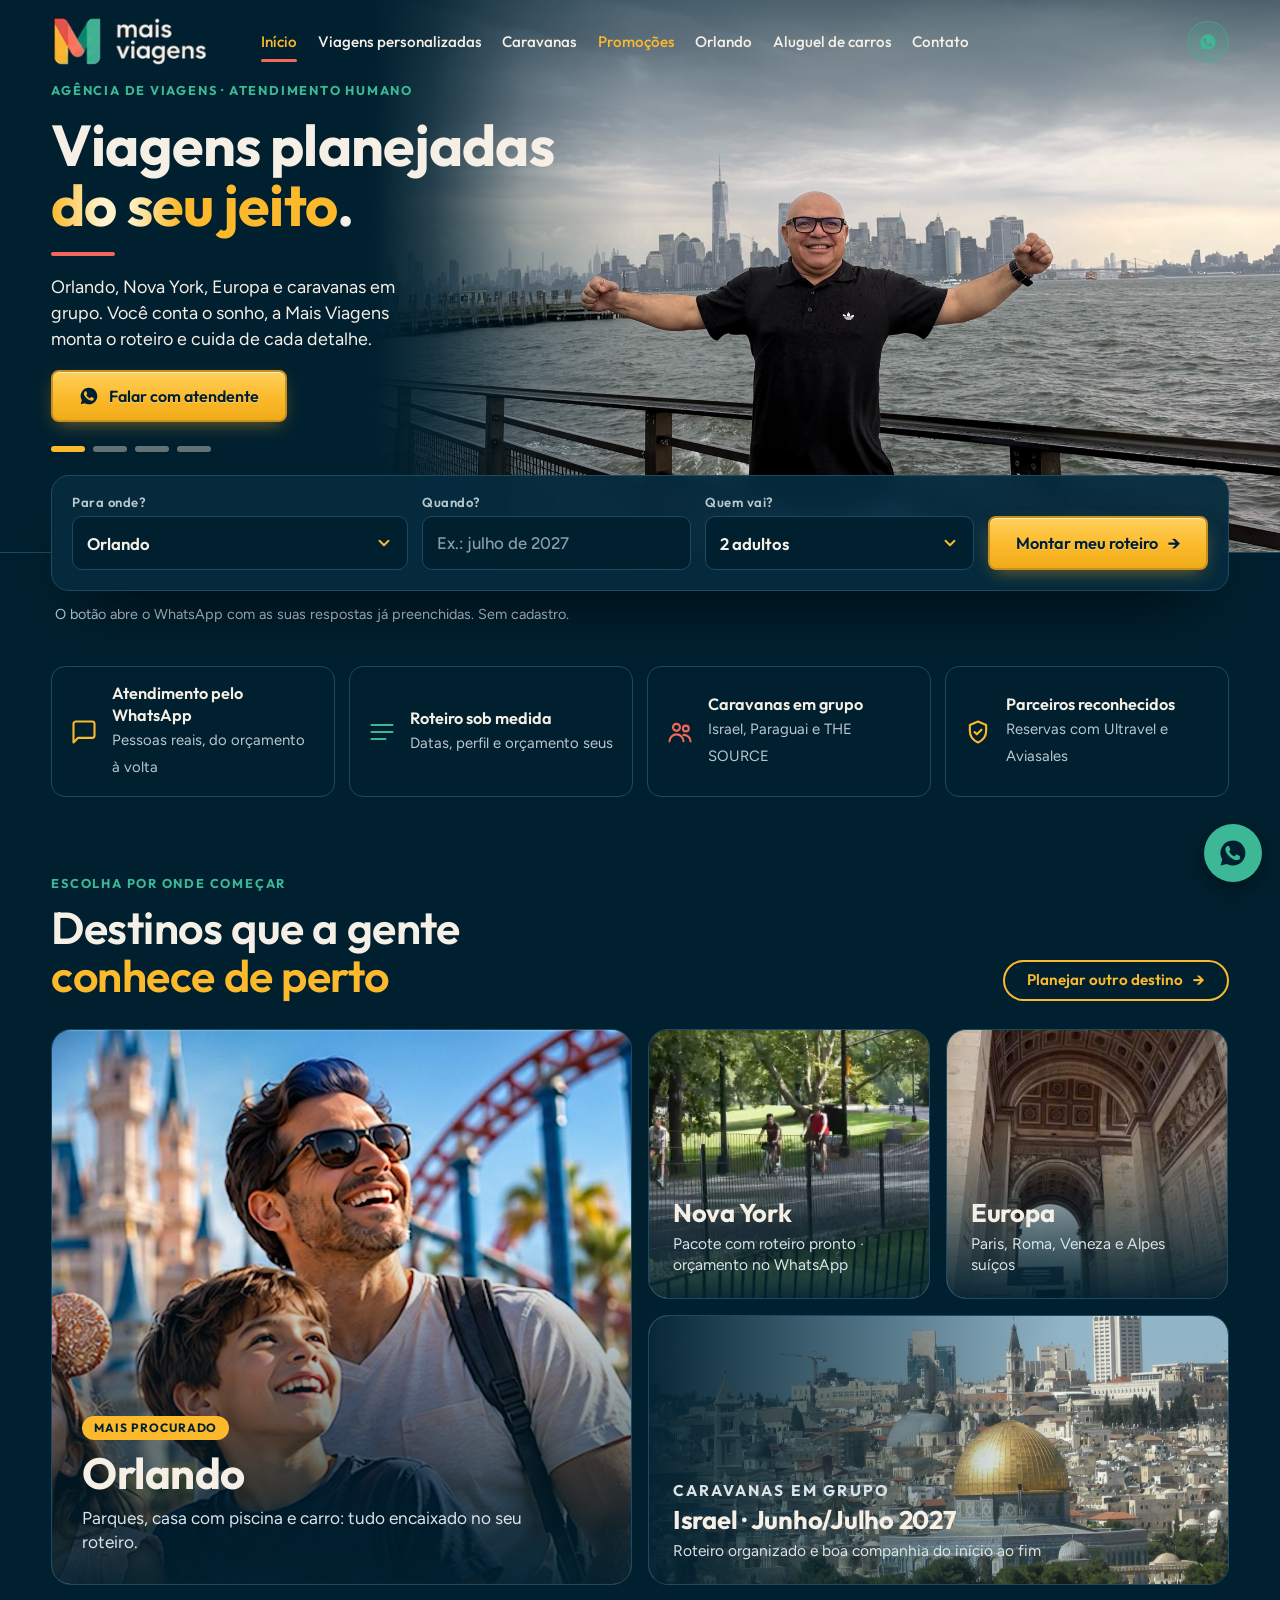
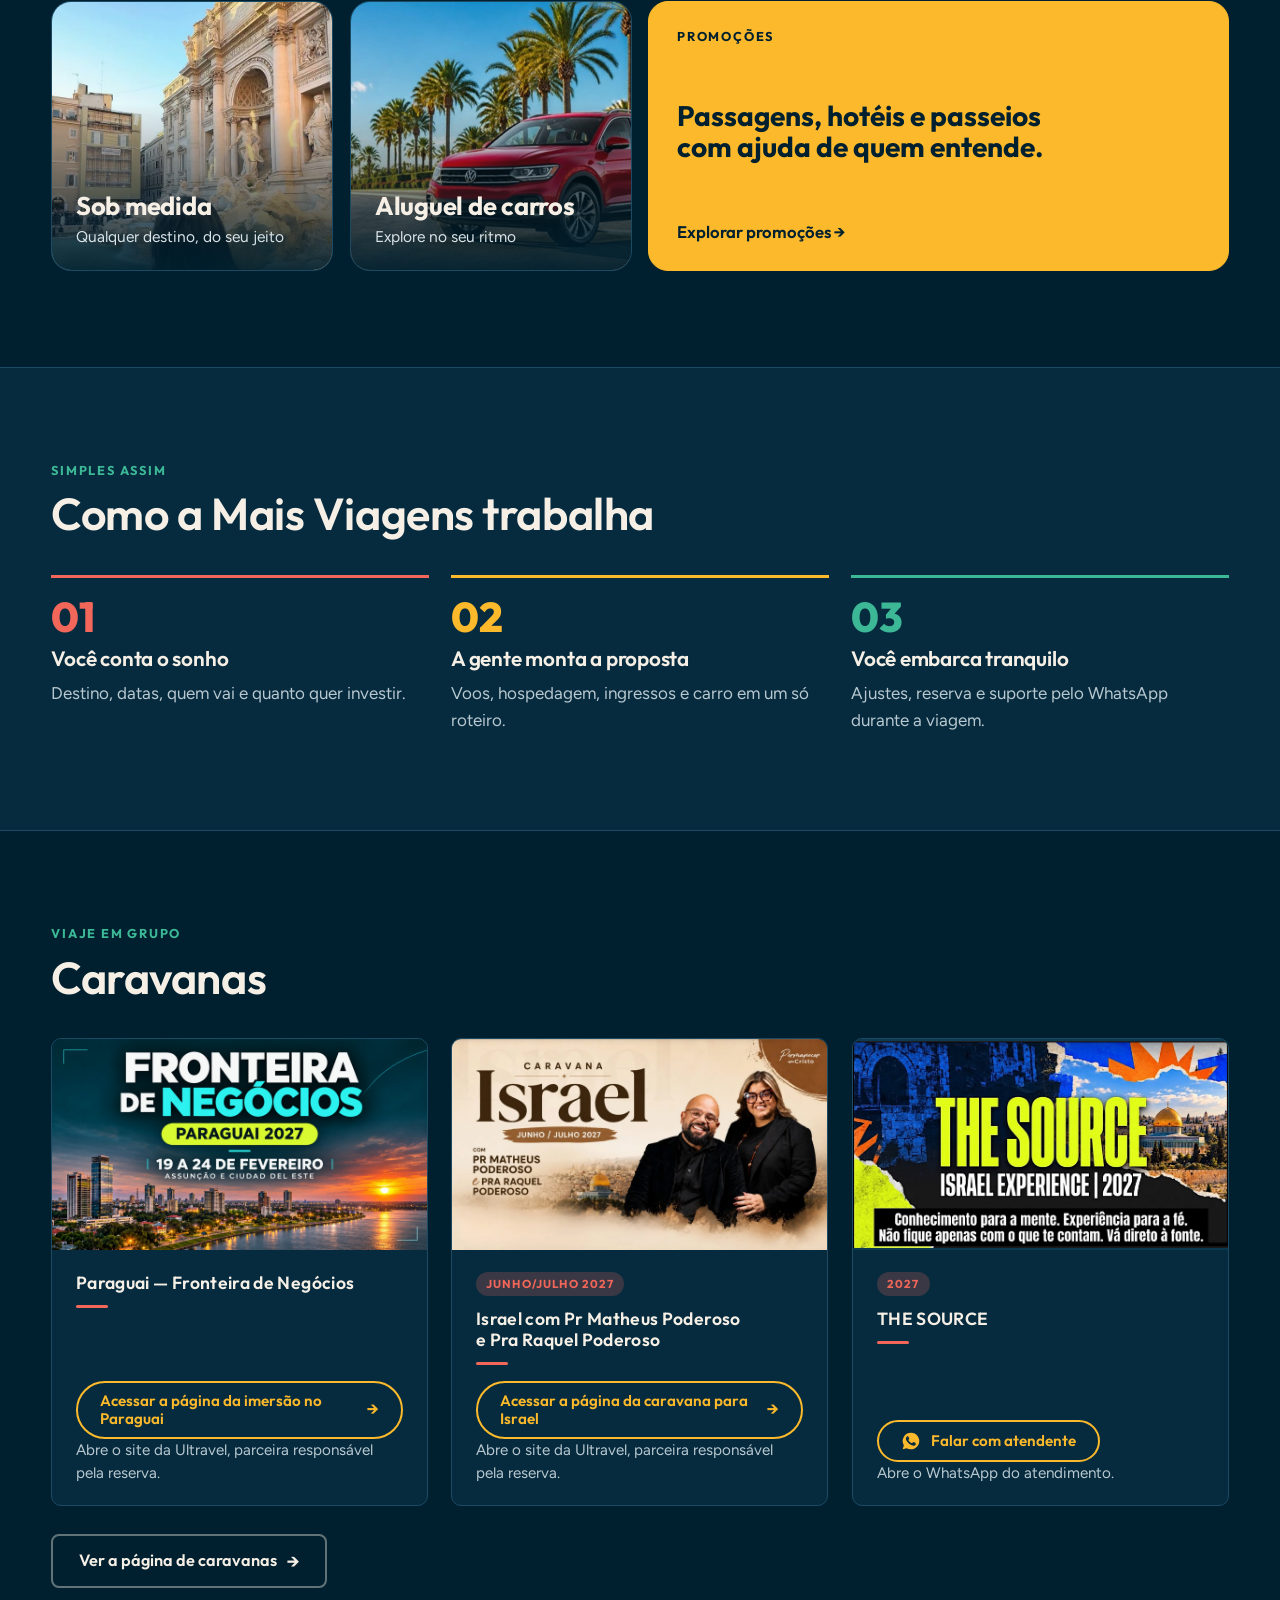
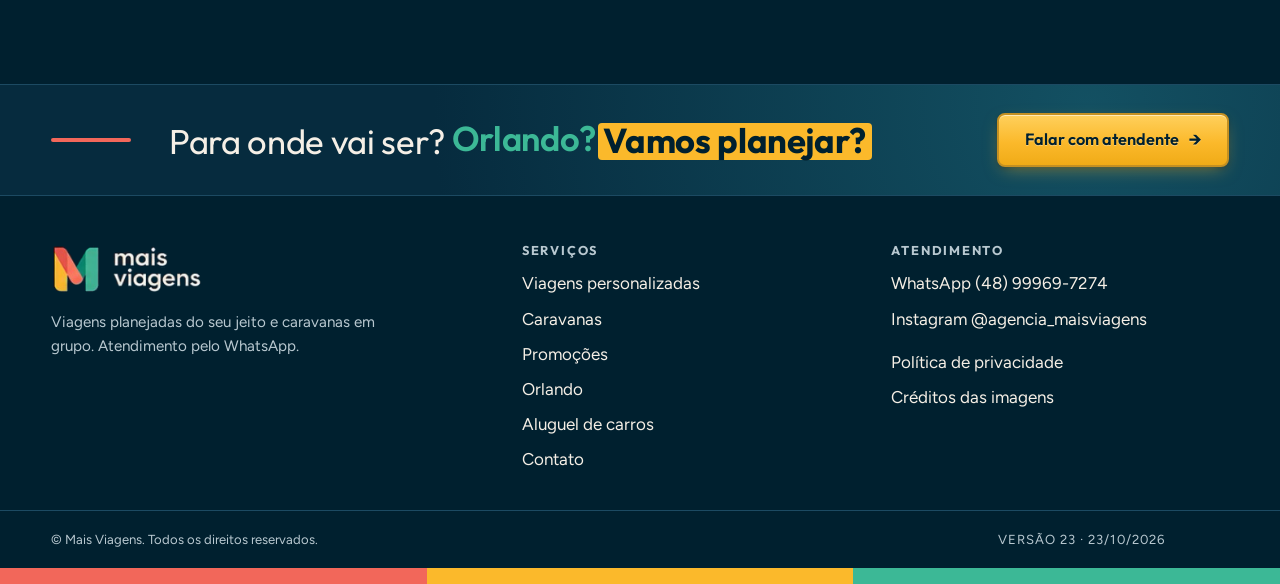
<file: index.html>
<!doctype html>
<html lang="pt-BR">
<head>
<meta charset="utf-8">
<meta name="viewport" content="width=device-width, initial-scale=1, viewport-fit=cover">
<title>Mais Viagens | Orlando, Nova York, Europa e caravanas</title>
<meta name="description" content="Agência Mais Viagens: Orlando, pacotes para Nova York e Europa, viagens personalizadas, aluguel de carros e caravanas em grupo.">
<meta property="og:type" content="website">
<meta property="og:title" content="Mais Viagens | Orlando, Nova York, Europa e caravanas">
<meta property="og:description" content="Agência Mais Viagens: Orlando, pacotes para Nova York e Europa, viagens personalizadas, aluguel de carros e caravanas em grupo.">
<meta property="og:image" content="assets/img/orlando-familia.jpg">
<meta name="theme-color" content="#00202f">
<link rel="icon" type="image/x-icon" href="/favicon-m-v24.ico?v=26">
<link rel="icon" type="image/png" sizes="32x32" href="/favicon-m-v24-32.png?v=26">
<link rel="icon" type="image/png" sizes="16x16" href="/favicon-m-v24-16.png?v=26">
<link rel="apple-touch-icon" sizes="180x180" href="/favicon-m-v24-180.png?v=26">
<link rel="preconnect" href="https://fonts.googleapis.com">
<link rel="preconnect" href="https://fonts.gstatic.com" crossorigin>
<link rel="stylesheet" href="https://fonts.googleapis.com/css2?family=Figtree:wght@400;500;600;700&family=Outfit:wght@400;500;600;700&display=swap">
<link rel="stylesheet" href="assets/css/estilo.css?v=23">
<link rel="stylesheet" href="assets/css/spell.css?v=23">
<link rel="canonical" href="https://portal.maisviagensbr.com.br/">
</head>
<body data-pagina="inicio">
<a class="pular" href="#conteudo">Pular para o conteúdo</a>
<header class="topo">
  <div class="container topo-interno">
    <a class="marca" href="/"><img src="assets/img/logo.png" alt="Mais Viagens — página inicial" width="192" height="64"></a>
    <button class="botao-menu" type="button" aria-expanded="false" aria-controls="menu"><span aria-hidden="true"></span>Menu</button>
    <nav class="menu" id="menu" aria-label="Menu principal">
      <ul>
<li><a href="/" aria-current="page">Início</a></li>
<li><a href="/viagens-personalizadas">Viagens personalizadas</a></li>
<li><a href="/caravanas">Caravanas</a></li>
<li><a href="/promocoes">Promoções</a></li>
<li><a href="/orlando">Orlando</a></li>
<li><a href="/aluguel-de-carros">Aluguel de carros</a></li>
<li><a href="/contato">Contato</a></li>
      </ul>
    </nav>
    <a class="topo-whats" data-whats="inicio" href="/contato" aria-label="Falar pelo WhatsApp"><span data-contato="whatsapp">WhatsApp</span></a>
  </div>
</header>
<main id="conteudo">
<section class="hero hero-rotativo" data-hero-slides aria-roledescription="carrossel" aria-label="Destaques da Mais Viagens">
  <div class="hero-slide ativo" role="group" aria-roledescription="slide" aria-label="1 de 4: Mais Viagens">
    <div class="hero-foto" style="--proporcao:2400 / 1000;--proporcao-cel:2 / 1"><img src="assets/img/topo-mais-viagens.jpg" alt="Viajante comemorando no píer com a skyline de Manhattan ao fundo" style="--pos:center;--pos-cel:50% center" fetchpriority="high" width="2016" height="840"></div>
    <div class="container hero-interno">
      <div class="hero-texto">
        <span class="rotulo">Agência de viagens · Atendimento humano</span>
        <h1 class="hero-titulo">Viagens planejadas <span class="destaque">do seu jeito</span>.</h1>
        <span class="traco" aria-hidden="true"></span>
        <p class="sub">Orlando, Nova York, Europa e caravanas em grupo. Você conta o sonho, a Mais Viagens monta o roteiro e cuida de cada detalhe.</p>
        <div class="acoes"><a class="botao botao-primario botao-whats" data-whats="inicio" href="/contato">Falar com atendente</a></div>
      </div>
    </div>
  </div><div class="hero-slide" role="group" aria-roledescription="slide" aria-label="2 de 4: Caravanas" inert aria-hidden="true">
    <div class="hero-foto" style="--proporcao:1920 / 800;--proporcao-cel:2 / 1"><img src="assets/img/topo-jerusalem.jpg" alt="Cidade Velha de Jerusalém com a Cúpula da Rocha dourada" style="--pos:center;--pos-cel:62% center" loading="lazy" width="2016" height="840"></div>
    <div class="container hero-interno">
      <div class="hero-texto">
        <span class="rotulo">Caravanas</span>
        <h2 class="hero-titulo ">Caravanas: <span class="destaque">viaje em grupo</span>.</h2>
        <span class="traco" aria-hidden="true"></span>
        <p class="sub">Paraguai, Israel e THE SOURCE. Roteiro organizado e boa companhia do início ao fim.</p>
        <div class="acoes"><a class="botao botao-primario" href="#caravanas">Conhecer as caravanas</a></div>
      </div>
    </div>
  </div><div class="hero-slide" role="group" aria-roledescription="slide" aria-label="3 de 4: Orlando" inert aria-hidden="true">
    <div class="hero-foto" style="--proporcao:2016 / 840;--proporcao-cel:2 / 1"><img src="assets/img/orlando-familia.jpg" alt="Família sorrindo em parque temático de Orlando, com castelo e montanha-russa ao fundo" style="--pos:88% center;--pos-cel:52% center" loading="lazy" width="2016" height="840"></div>
    <div class="container hero-interno">
      <div class="hero-texto">
        <span class="rotulo">Orlando</span>
        <h2 class="hero-titulo "><span class="destaque">Orlando</span> além da imaginação.</h2>
        <span class="traco" aria-hidden="true"></span>
        <p class="sub">Parques, experiências e cada detalhe da viagem planejados para você.</p>
        <div class="acoes"><a class="botao botao-primario" href="/orlando#formulario">Planejar minha viagem para Orlando</a></div>
      </div>
    </div>
  </div><div class="hero-slide" role="group" aria-roledescription="slide" aria-label="4 de 4: Viagens personalizadas" inert aria-hidden="true">
    <div class="hero-foto" style="--proporcao:2016 / 841;--proporcao-cel:2 / 1"><img src="assets/img/topo-grand-central.jpg" alt="Viajante sorrindo no saguão do Grand Central, em Nova York" style="--pos:center;--pos-cel:50% center" loading="lazy" width="2016" height="840"></div>
    <div class="container hero-interno">
      <div class="hero-texto">
        <span class="rotulo">Viagens personalizadas</span>
        <h2 class="hero-titulo ">Roteiro <span class="destaque">sob medida</span>, do começo ao fim.</h2>
        <span class="traco" aria-hidden="true"></span>
        <p class="sub">Você conta o destino, as datas e o orçamento. A Mais Viagens monta a proposta.</p>
        <div class="acoes"><a class="botao botao-primario" href="/viagens-personalizadas">Planejar minha viagem</a></div>
      </div>
    </div>
  </div>
  <div class="container hero-controles"><div class="pontos"><button type="button" class="ponto" aria-label="Mostrar slide 1: Mais Viagens" aria-current="true"></button><button type="button" class="ponto" aria-label="Mostrar slide 2: Caravanas"></button><button type="button" class="ponto" aria-label="Mostrar slide 3: Orlando"></button><button type="button" class="ponto" aria-label="Mostrar slide 4: Viagens personalizadas"></button></div></div>
</section>
<section class="planejador-faixa" aria-labelledby="planejador-titulo">
  <div class="container">
    <form class="planejador" data-planejador novalidate>
      <h2 id="planejador-titulo" class="sr">Monte seu roteiro</h2>
      <div class="planejador-campo">
        <label for="pl-destino">Para onde?</label>
        <select id="pl-destino" name="destino">
          <option>Orlando</option>
          <option>Nova York</option>
          <option>Europa</option>
          <option>Israel (caravana)</option>
          <option>Outro destino</option>
        </select>
      </div>
      <div class="planejador-campo">
        <label for="pl-quando">Quando?</label>
        <input id="pl-quando" name="quando" type="text" placeholder="Ex.: julho de 2027" autocomplete="off">
      </div>
      <div class="planejador-campo">
        <label for="pl-quem">Quem vai?</label>
        <select id="pl-quem" name="quem">
          <option>2 adultos</option>
          <option>Família com crianças</option>
          <option>Grupo</option>
          <option>Só eu</option>
        </select>
      </div>
      <button type="submit" class="botao botao-primario">Montar meu roteiro</button>
    </form>
    <p class="planejador-nota">O botão abre o WhatsApp com as suas respostas já preenchidas. Sem cadastro.</p>
  </div>
</section>

<section class="confianca" aria-label="Por que viajar com a Mais Viagens">
  <div class="container confianca-grade">
    <div class="confianca-item"><svg viewBox="0 0 24 24" fill="none" stroke="var(--amarelo)" stroke-width="1.8" stroke-linecap="round" stroke-linejoin="round" aria-hidden="true"><path d="M21 15a2 2 0 0 1-2 2H7l-4 4V5a2 2 0 0 1 2-2h14a2 2 0 0 1 2 2z"/></svg><div><strong>Atendimento pelo WhatsApp</strong><span>Pessoas reais, do orçamento à volta</span></div></div>
    <div class="confianca-item"><svg viewBox="0 0 24 24" fill="none" stroke="var(--menta)" stroke-width="1.8" stroke-linecap="round" stroke-linejoin="round" aria-hidden="true"><path d="M3 6h18M3 12h18M3 18h12"/></svg><div><strong>Roteiro sob medida</strong><span>Datas, perfil e orçamento seus</span></div></div>
    <div class="confianca-item"><svg viewBox="0 0 24 24" fill="none" stroke="var(--coral)" stroke-width="1.8" stroke-linecap="round" stroke-linejoin="round" aria-hidden="true"><circle cx="9" cy="8" r="3"/><circle cx="17" cy="9" r="2.5"/><path d="M3 20c0-3.3 2.7-6 6-6s6 2.7 6 6M15 14.5c3 0 6 2 6 5.5"/></svg><div><strong>Caravanas em grupo</strong><span>Israel, Paraguai e THE SOURCE</span></div></div>
    <div class="confianca-item"><svg viewBox="0 0 24 24" fill="none" stroke="var(--amarelo)" stroke-width="1.8" stroke-linecap="round" stroke-linejoin="round" aria-hidden="true"><path d="M12 3l7 3v5c0 4.5-3 8.3-7 10-4-1.7-7-5.5-7-10V6z"/><path d="M9 12l2 2 4-4"/></svg><div><strong>Parceiros reconhecidos</strong><span>Reservas com Ultravel e Aviasales</span></div></div>
  </div>
</section>

<section class="secao secao-destinos" id="destinos">
  <div class="container">
    <div class="destinos-topo">
      <div class="cabeca">
        <span class="rotulo">Escolha por onde começar</span>
        <h2>Destinos que a gente <span class="destaque">conhece de perto</span></h2>
      </div>
      <a class="botao botao-contorno" href="/viagens-personalizadas">Planejar outro destino</a>
    </div>
    <div class="bento">
      <a class="tile tile-orlando" href="/orlando">
        <img src="assets/img/orlando-familia.jpg" alt="Família sorrindo em parque temático de Orlando" loading="lazy" width="2016" height="840" style="object-position:85% center">
        <div class="tile-texto"><span class="tile-selo">Mais procurado</span><strong>Orlando</strong><span>Parques, casa com piscina e carro: tudo encaixado no seu roteiro.</span></div>
      </a>
      <a class="tile" data-whats="novaYork" href="/contato">
        <video data-auto autoplay muted loop playsinline preload="metadata" poster="assets/img/ny-poster.jpg" aria-hidden="true"><source src="assets/video/nova-york.mp4" type="video/mp4"></video>
        <div class="tile-texto"><strong>Nova York</strong><span>Pacote com roteiro pronto · orçamento no WhatsApp</span></div>
      </a>
      <a class="tile" data-whats="europa" href="/contato">
        <video data-auto autoplay muted loop playsinline preload="metadata" poster="assets/img/europa-poster.jpg" aria-hidden="true"><source src="assets/video/europa.mp4" type="video/mp4"></video>
        <div class="tile-texto"><strong>Europa</strong><span>Paris, Roma, Veneza e Alpes suíços</span></div>
      </a>
      <a class="tile tile-largo tile-lateral" href="/caravanas">
        <img src="assets/img/topo-jerusalem.jpg" alt="Cidade Velha de Jerusalém com a Cúpula da Rocha dourada" loading="lazy" width="2016" height="840">
        <div class="tile-texto"><span class="rotulo">Caravanas em grupo</span><strong>Israel · Junho/Julho 2027</strong><span>Roteiro organizado e boa companhia do início ao fim</span></div>
      </a>
      <a class="tile" href="/viagens-personalizadas">
        <img src="assets/img/viagem-personalizada-roma.jpg" alt="Viajante diante da Fontana di Trevi, em Roma" loading="lazy" width="900" height="620" style="object-position:center 40%">
        <div class="tile-texto"><strong>Sob medida</strong><span>Qualquer destino, do seu jeito</span></div>
      </a>
      <a class="tile" href="/aluguel-de-carros">
        <img src="assets/img/carro-tiguan.jpg" alt="Volkswagen Tiguan vermelho em avenida com palmeiras" loading="lazy" width="476" height="162" style="object-position:center 72%">
        <div class="tile-texto"><strong>Aluguel de carros</strong><span>Explore no seu ritmo</span></div>
      </a>
      <a class="tile tile-largo tile-promo" href="/promocoes">
        <span class="rotulo">Promoções</span>
        <strong>Passagens, hotéis e passeios com ajuda de quem entende.</strong>
        <span class="tile-acao">Explorar promoções →</span>
      </a>
    </div>
  </div>
</section>

<section class="secao secao-faixa passos-secao" aria-labelledby="passos-titulo">
  <div class="container">
    <div class="cabeca"><span class="rotulo">Simples assim</span><h2 id="passos-titulo">Como a Mais Viagens trabalha</h2></div>
    <ol class="passos">
      <li><span class="passo-num" aria-hidden="true">01</span><h3>Você conta o sonho</h3><p>Destino, datas, quem vai e quanto quer investir.</p></li>
      <li><span class="passo-num" aria-hidden="true">02</span><h3>A gente monta a proposta</h3><p>Voos, hospedagem, ingressos e carro em um só roteiro.</p></li>
      <li><span class="passo-num" aria-hidden="true">03</span><h3>Você embarca tranquilo</h3><p>Ajustes, reserva e suporte pelo WhatsApp durante a viagem.</p></li>
    </ol>
  </div>
</section>

<section class="secao" id="caravanas">
  <div class="container">
    <div class="cabeca">
      <span class="rotulo">Viaje em grupo</span>
      <h2>Caravanas</h2>
    </div>
    <div class="grade grade-3" data-caravanas="3"></div>
    <p style="margin-top:28px"><a class="botao botao-claro" href="/caravanas">Ver a página de caravanas</a></p>
  </div>
</section>
<section class="secao secao-faixa depoimentos-secao" data-depoimentos hidden aria-labelledby="depo-titulo">
  <div class="container">
    <div class="destinos-topo">
      <div class="cabeca"><span class="rotulo">Histórias reais</span><h2 id="depo-titulo">Quem viajou com a gente</h2></div>
      <a class="botao botao-claro" data-contato="instagram-link" href="/contato">Mais histórias no Instagram</a>
    </div>
    <div class="grade grade-3 depoimentos" data-depoimentos-lista></div>
  </div>
</section>
<section class="chamada">
  <div class="container chamada-interno">
    <span class="traco" aria-hidden="true"></span>
    <h2 data-spell-destinos="Orlando|Nova York|Paris|Roma|Jerusalém">Para onde vai ser? <strong>Vamos planejar?</strong></h2>
    <a class="botao botao-primario" href="/contato">Falar com atendente</a>
  </div>
</section>
</main>
<footer class="rodape">
  <div class="container">
    <div class="rodape-grade">
      <div>
        <a class="marca" href="/"><img src="assets/img/logo.png" alt="Mais Viagens" width="192" height="64"></a>
        <p>Viagens planejadas do seu jeito e caravanas em grupo. Atendimento pelo WhatsApp.</p>
      </div>
      <nav aria-label="Serviços">
        <h2>Serviços</h2>
        <ul>
<li><a href="/viagens-personalizadas">Viagens personalizadas</a></li>
<li><a href="/caravanas">Caravanas</a></li>
<li><a href="/promocoes">Promoções</a></li>
<li><a href="/orlando">Orlando</a></li>
<li><a href="/aluguel-de-carros">Aluguel de carros</a></li>
<li><a href="/contato">Contato</a></li>
        </ul>
      </nav>
      <div>
        <h2>Atendimento</h2>
        <ul>
          <li><a data-whats="inicio" href="/contato">WhatsApp <span data-contato="whatsapp"></span></a></li>
          <li><a data-contato="instagram-link" href="/contato">Instagram <span data-contato="instagram"></span></a></li>
          <li><span data-contato="cidade"></span></li>
          <li><a href="/privacidade">Política de privacidade</a></li>
          <li><a href="/privacidade#creditos">Créditos das imagens</a></li>
        </ul>
      </div>
    </div>
  </div>
  <div class="container rodape-base">
    <span>© Mais Viagens. Todos os direitos reservados.</span>
    <span class="versao" data-versao></span>
  </div>
  <div class="tricolor" aria-hidden="true"><span></span><span></span><span></span></div>
</footer>
<a class="whats-flutuante" data-whats="inicio" href="/contato" aria-label="Falar com a Mais Viagens pelo WhatsApp"></a>
<script src="assets/js/conteudo.js?v=23"></script>
<script src="assets/js/site.js?v=23"></script>
<script src="assets/js/spell.js?v=23"></script>
</body>
</html>
</file>
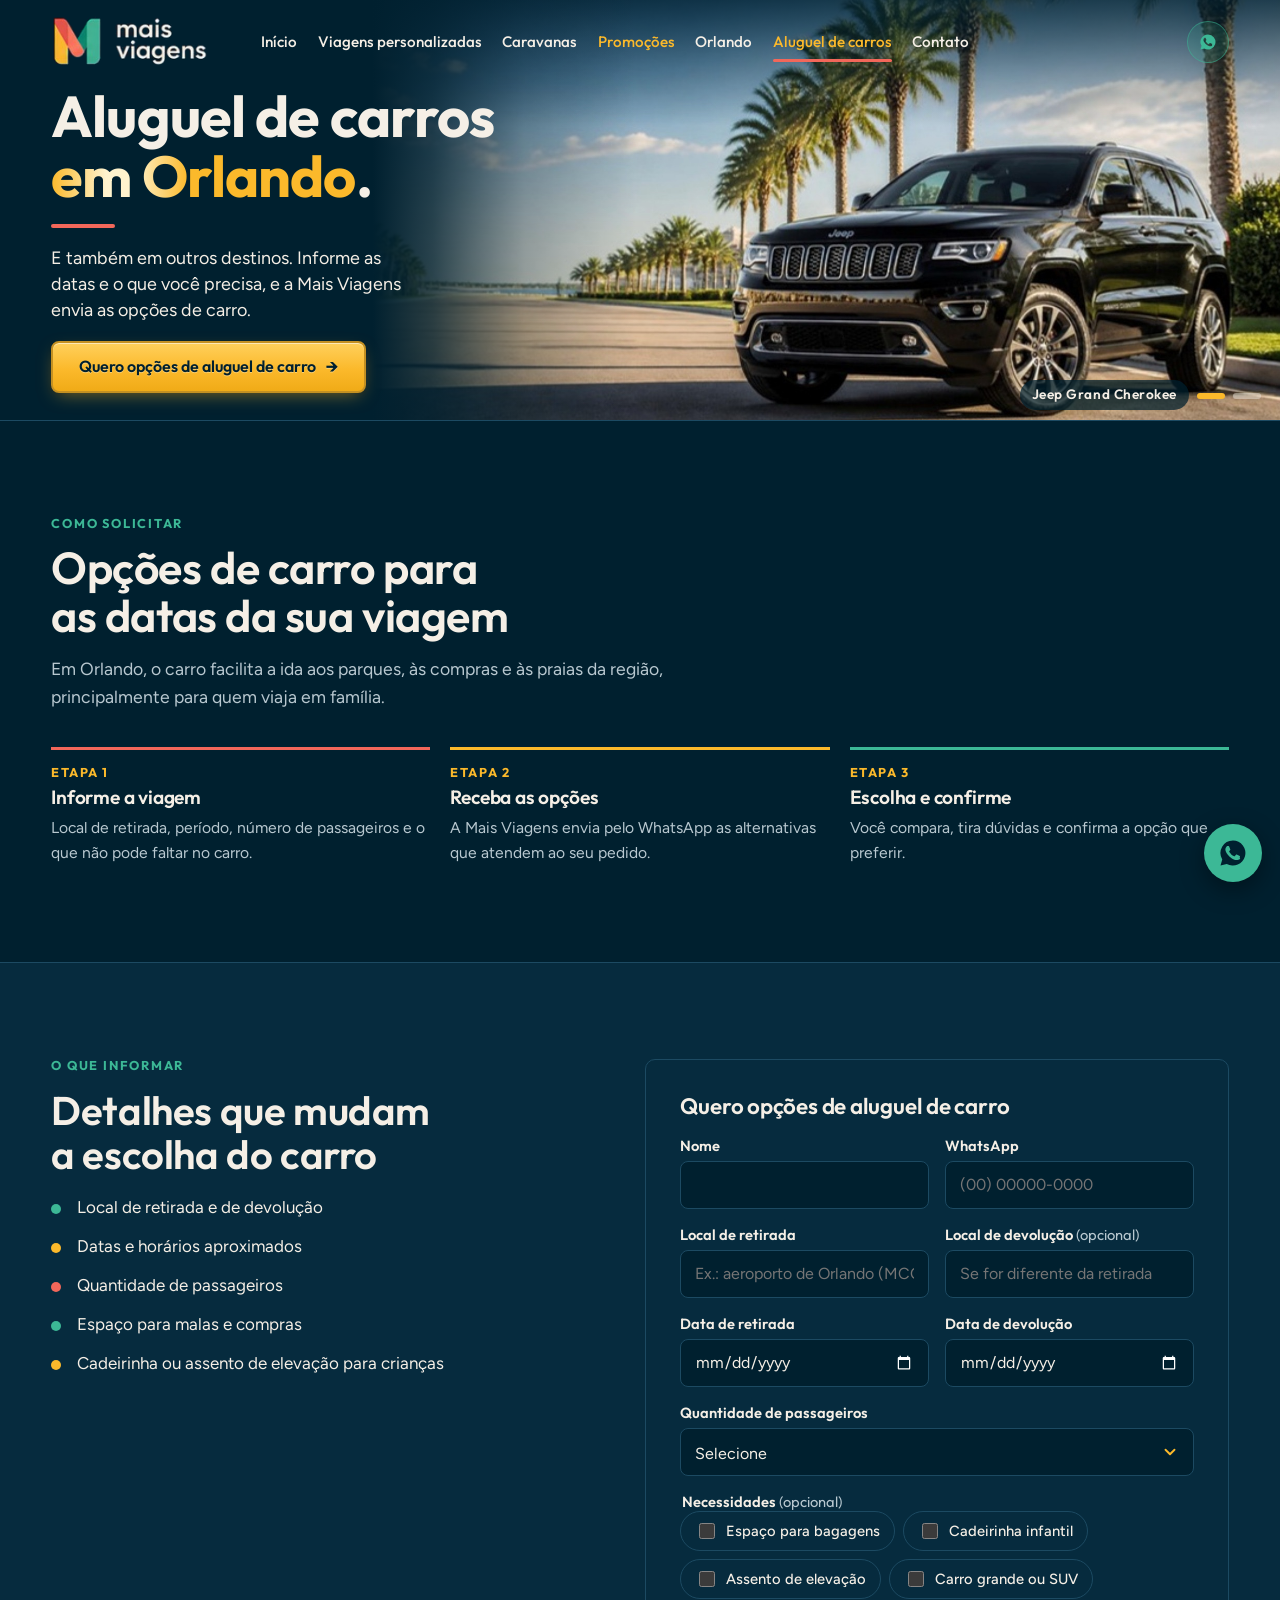
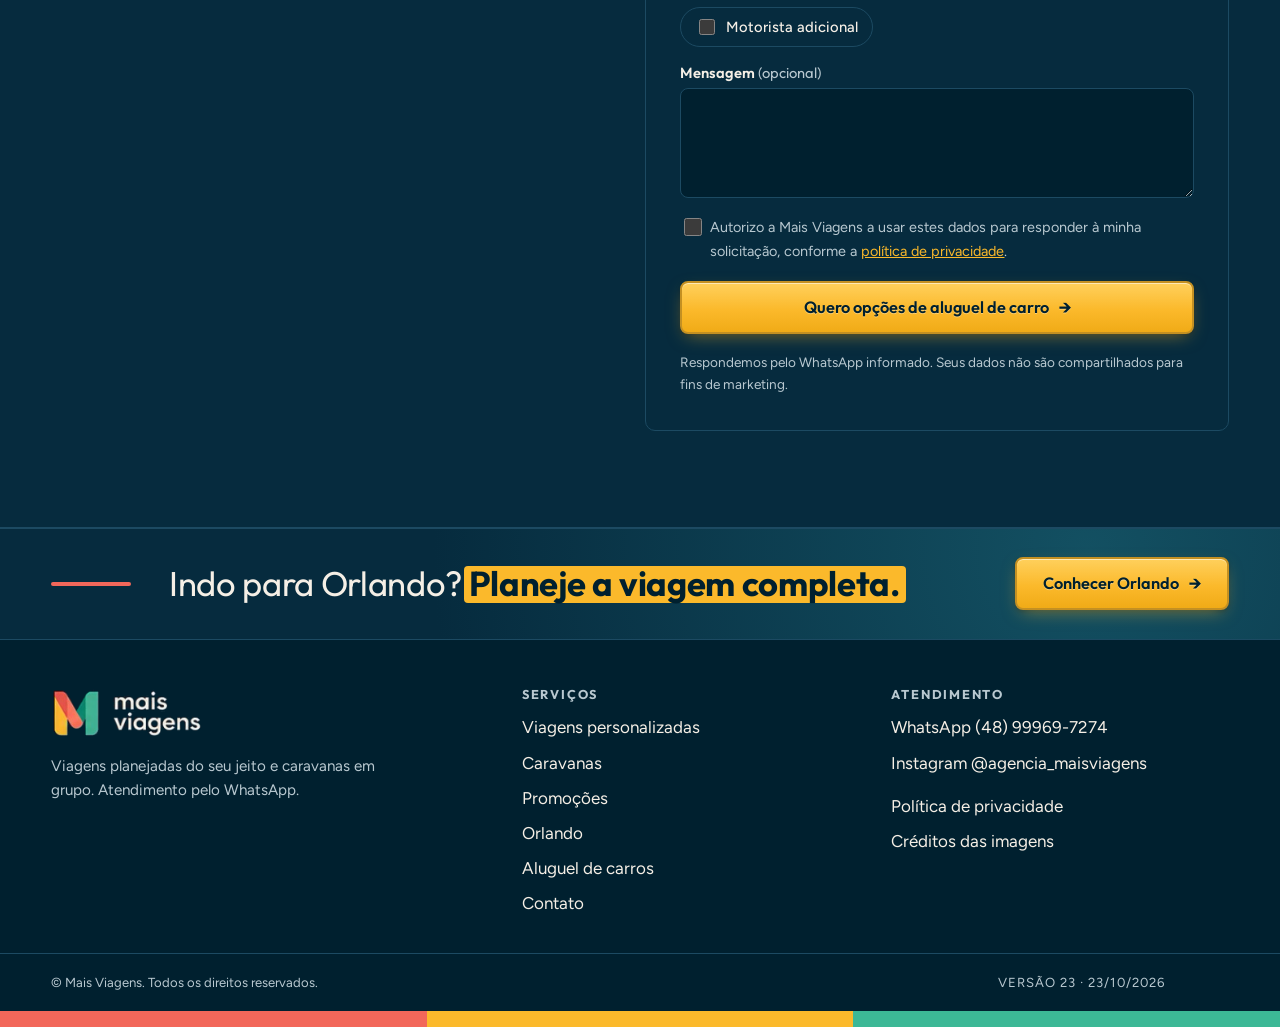
<file: aluguel-de-carros.html>
<!doctype html>
<html lang="pt-BR">
<head>
<meta charset="utf-8">
<meta name="viewport" content="width=device-width, initial-scale=1, viewport-fit=cover">
<title>Aluguel de carros em Orlando | Mais Viagens</title>
<meta name="description" content="Peça opções de aluguel de carro para as datas da sua viagem, com destaque para Orlando. Informe retirada, período, passageiros e necessidades.">
<meta property="og:type" content="website">
<meta property="og:title" content="Aluguel de carros em Orlando | Mais Viagens">
<meta property="og:description" content="Peça opções de aluguel de carro para as datas da sua viagem, com destaque para Orlando. Informe retirada, período, passageiros e necessidades.">
<meta property="og:image" content="assets/img/carro-jeep.jpg">
<meta name="theme-color" content="#00202f">
<link rel="icon" type="image/x-icon" href="/favicon-m-v24.ico?v=26">
<link rel="icon" type="image/png" sizes="32x32" href="/favicon-m-v24-32.png?v=26">
<link rel="icon" type="image/png" sizes="16x16" href="/favicon-m-v24-16.png?v=26">
<link rel="apple-touch-icon" sizes="180x180" href="/favicon-m-v24-180.png?v=26">
<link rel="preconnect" href="https://fonts.googleapis.com">
<link rel="preconnect" href="https://fonts.gstatic.com" crossorigin>
<link rel="stylesheet" href="https://fonts.googleapis.com/css2?family=Figtree:wght@400;500;600;700&family=Outfit:wght@400;500;600;700&display=swap">
<link rel="stylesheet" href="assets/css/estilo.css?v=23">
<link rel="stylesheet" href="assets/css/spell.css?v=23">
<link rel="canonical" href="https://portal.maisviagensbr.com.br/aluguel-de-carros">
</head>
<body data-pagina="carros">
<a class="pular" href="#conteudo">Pular para o conteúdo</a>
<header class="topo">
  <div class="container topo-interno">
    <a class="marca" href="/"><img src="assets/img/logo.png" alt="Mais Viagens — página inicial" width="192" height="64"></a>
    <button class="botao-menu" type="button" aria-expanded="false" aria-controls="menu"><span aria-hidden="true"></span>Menu</button>
    <nav class="menu" id="menu" aria-label="Menu principal">
      <ul>
<li><a href="/">Início</a></li>
<li><a href="/viagens-personalizadas">Viagens personalizadas</a></li>
<li><a href="/caravanas">Caravanas</a></li>
<li><a href="/promocoes">Promoções</a></li>
<li><a href="/orlando">Orlando</a></li>
<li><a href="/aluguel-de-carros" aria-current="page">Aluguel de carros</a></li>
<li><a href="/contato">Contato</a></li>
      </ul>
    </nav>
    <a class="topo-whats" data-whats="inicio" href="/contato" aria-label="Falar pelo WhatsApp"><span data-contato="whatsapp">WhatsApp</span></a>
  </div>
</header>
<main id="conteudo">
<section class="hero">
  <div class="hero-foto slideshow" data-slideshow aria-roledescription="carrossel" aria-label="Modelos de carro" style="--proporcao:2.4;--proporcao-cel:2 / 1"><figure class="slide ativo"><img src="assets/img/carro-jeep.jpg" alt="Jeep Grand Cherokee preto em avenida com palmeiras" style="--pos:center 62%;--pos-cel:center" fetchpriority="high" width="1776" height="896"><figcaption>Jeep Grand Cherokee</figcaption></figure><figure class="slide"><img src="assets/img/carro-tiguan.jpg" alt="Volkswagen Tiguan vermelho em avenida com palmeiras" style="--pos:center 62%;--pos-cel:center" loading="lazy" width="1776" height="896"><figcaption>Volkswagen Tiguan</figcaption></figure><div class="pontos"><button type="button" class="ponto" aria-label="Mostrar foto 1: Jeep Grand Cherokee" aria-current="true"></button><button type="button" class="ponto" aria-label="Mostrar foto 2: Volkswagen Tiguan"></button></div></div>
  <div class="container hero-interno">
    <div class="hero-texto">
      <h1>Aluguel de carros <span class="destaque">em Orlando</span>.</h1>
      <span class="traco" aria-hidden="true"></span>
      <p class="sub">E também em outros destinos. Informe as datas e o que você precisa, e a Mais Viagens envia as opções de carro.</p>
      <div class="acoes"><a class="botao botao-primario" href="#formulario">Quero opções de aluguel de carro</a></div>
    </div>
  </div>
</section>
<section class="secao">
  <div class="container">
    <div class="cabeca">
      <span class="rotulo">Como solicitar</span>
      <h2>Opções de carro para as datas da sua viagem</h2>
      <p>Em Orlando, o carro facilita a ida aos parques, às compras e às praias da região, principalmente para quem viaja em família.</p>
    </div>
    <ol class="etapas">
      <li><h3>Informe a viagem</h3><p>Local de retirada, período, número de passageiros e o que não pode faltar no carro.</p></li>
      <li><h3>Receba as opções</h3><p>A Mais Viagens envia pelo WhatsApp as alternativas que atendem ao seu pedido.</p></li>
      <li><h3>Escolha e confirme</h3><p>Você compara, tira dúvidas e confirma a opção que preferir.</p></li>
    </ol>
  </div>
</section>

<section class="secao secao-faixa">
  <div class="container duas">
    <div class="texto-lateral">
      <span class="rotulo">O que informar</span>
      <h2>Detalhes que mudam a escolha do carro</h2>
      <ul class="lista">
        <li>Local de retirada e de devolução</li>
        <li>Datas e horários aproximados</li>
        <li>Quantidade de passageiros</li>
        <li>Espaço para malas e compras</li>
        <li>Cadeirinha ou assento de elevação para crianças</li>
      </ul>
    </div>
<form class="form" id="formulario" data-form="aluguel_carro" data-titulo="Aluguel de carro — pedido pelo site" novalidate>
  <h3>Quero opções de aluguel de carro</h3>
  <div class="campos">
    <div class="campo"><label for="ca-nome">Nome</label><input id="ca-nome" name="ca-nome" type="text" data-rotulo="Nome" required autocomplete="name"><span class="msg-erro" id="ca-nome-erro" hidden>Preencha este campo.</span></div><div class="campo"><label for="ca-whatsapp">WhatsApp</label><input id="ca-whatsapp" name="ca-whatsapp" type="tel" data-rotulo="WhatsApp" required autocomplete="tel" inputmode="tel" placeholder="(00) 00000-0000"><span class="msg-erro" id="ca-whatsapp-erro" hidden>Informe o WhatsApp com DDD.</span></div><div class="campo"><label for="ca-retirada">Local de retirada</label><input id="ca-retirada" name="ca-retirada" type="text" data-rotulo="Local de retirada" required placeholder="Ex.: aeroporto de Orlando (MCO)"><span class="msg-erro" id="ca-retirada-erro" hidden>Preencha este campo.</span></div><div class="campo"><label for="ca-devolucao">Local de devolução <span class="opcional">(opcional)</span></label><input id="ca-devolucao" name="ca-devolucao" type="text" data-rotulo="Local de devolução" placeholder="Se for diferente da retirada"></div><div class="campo"><label for="ca-inicio">Data de retirada</label><input id="ca-inicio" name="ca-inicio" type="date" data-rotulo="Data de retirada" required><span class="msg-erro" id="ca-inicio-erro" hidden>Preencha este campo.</span></div><div class="campo"><label for="ca-fim">Data de devolução</label><input id="ca-fim" name="ca-fim" type="date" data-rotulo="Data de devolução" required><span class="msg-erro" id="ca-fim-erro" hidden>Preencha este campo.</span></div><div class="campo campo-inteiro"><label for="ca-passageiros">Quantidade de passageiros</label><select id="ca-passageiros" name="ca-passageiros" data-rotulo="Quantidade de passageiros" required><option value="">Selecione</option><option>1</option><option>2</option><option>3</option><option>4</option><option>5</option><option>6</option><option>7</option><option>8 ou mais</option></select><span class="msg-erro" id="ca-passageiros-erro" hidden>Escolha a quantidade de passageiros.</span></div><fieldset class="campo campo-inteiro" data-rotulo="Necessidades"><legend>Necessidades <span class="opcional">(opcional)</span></legend><div class="chips"><label><input type="checkbox" name="ca-necessidades" value="Espaço para bagagens"> Espaço para bagagens</label><label><input type="checkbox" name="ca-necessidades" value="Cadeirinha infantil"> Cadeirinha infantil</label><label><input type="checkbox" name="ca-necessidades" value="Assento de elevação"> Assento de elevação</label><label><input type="checkbox" name="ca-necessidades" value="Carro grande ou SUV"> Carro grande ou SUV</label><label><input type="checkbox" name="ca-necessidades" value="Motorista adicional"> Motorista adicional</label></div></fieldset><div class="campo campo-inteiro"><label for="ca-mensagem">Mensagem <span class="opcional">(opcional)</span></label><textarea id="ca-mensagem" name="ca-mensagem" data-rotulo="Mensagem"></textarea></div>
  </div>
  <div class="pote" aria-hidden="true"><label for="ca-empresa">Empresa</label><input id="ca-empresa" name="empresa" tabindex="-1" autocomplete="off"></div>
  <div class="consentimento">
    <input type="checkbox" id="ca-aceite" required>
    <label for="ca-aceite">Autorizo a Mais Viagens a usar estes dados para responder à minha solicitação, conforme a <a href="/privacidade">política de privacidade</a>.</label>
    <span class="msg-erro" id="ca-aceite-erro" hidden style="grid-column:2">Marque a autorização para continuar.</span>
  </div>
  <button type="submit" class="botao botao-primario">Quero opções de aluguel de carro</button>
  <p class="aviso-form">Respondemos pelo WhatsApp informado. Seus dados não são compartilhados para fins de marketing.</p>
</form>
  </div>
</section>
<section class="chamada">
  <div class="container chamada-interno">
    <span class="traco" aria-hidden="true"></span>
    <h2>Indo para Orlando? <strong>Planeje a viagem completa.</strong></h2>
    <a class="botao botao-primario" href="/orlando">Conhecer Orlando</a>
  </div>
</section>
</main>
<footer class="rodape">
  <div class="container">
    <div class="rodape-grade">
      <div>
        <a class="marca" href="/"><img src="assets/img/logo.png" alt="Mais Viagens" width="192" height="64"></a>
        <p>Viagens planejadas do seu jeito e caravanas em grupo. Atendimento pelo WhatsApp.</p>
      </div>
      <nav aria-label="Serviços">
        <h2>Serviços</h2>
        <ul>
<li><a href="/viagens-personalizadas">Viagens personalizadas</a></li>
<li><a href="/caravanas">Caravanas</a></li>
<li><a href="/promocoes">Promoções</a></li>
<li><a href="/orlando">Orlando</a></li>
<li><a href="/aluguel-de-carros">Aluguel de carros</a></li>
<li><a href="/contato">Contato</a></li>
        </ul>
      </nav>
      <div>
        <h2>Atendimento</h2>
        <ul>
          <li><a data-whats="carros" href="/contato">WhatsApp <span data-contato="whatsapp"></span></a></li>
          <li><a data-contato="instagram-link" href="/contato">Instagram <span data-contato="instagram"></span></a></li>
          <li><span data-contato="cidade"></span></li>
          <li><a href="/privacidade">Política de privacidade</a></li>
          <li><a href="/privacidade#creditos">Créditos das imagens</a></li>
        </ul>
      </div>
    </div>
  </div>
  <div class="container rodape-base">
    <span>© Mais Viagens. Todos os direitos reservados.</span>
    <span class="versao" data-versao></span>
  </div>
  <div class="tricolor" aria-hidden="true"><span></span><span></span><span></span></div>
</footer>
<a class="whats-flutuante" data-whats="carros" href="/contato" aria-label="Falar com a Mais Viagens pelo WhatsApp"></a>
<script src="assets/js/conteudo.js?v=23"></script>
<script src="assets/js/site.js?v=23"></script>
<script src="assets/js/spell.js?v=23"></script>
</body>
</html>
</file>
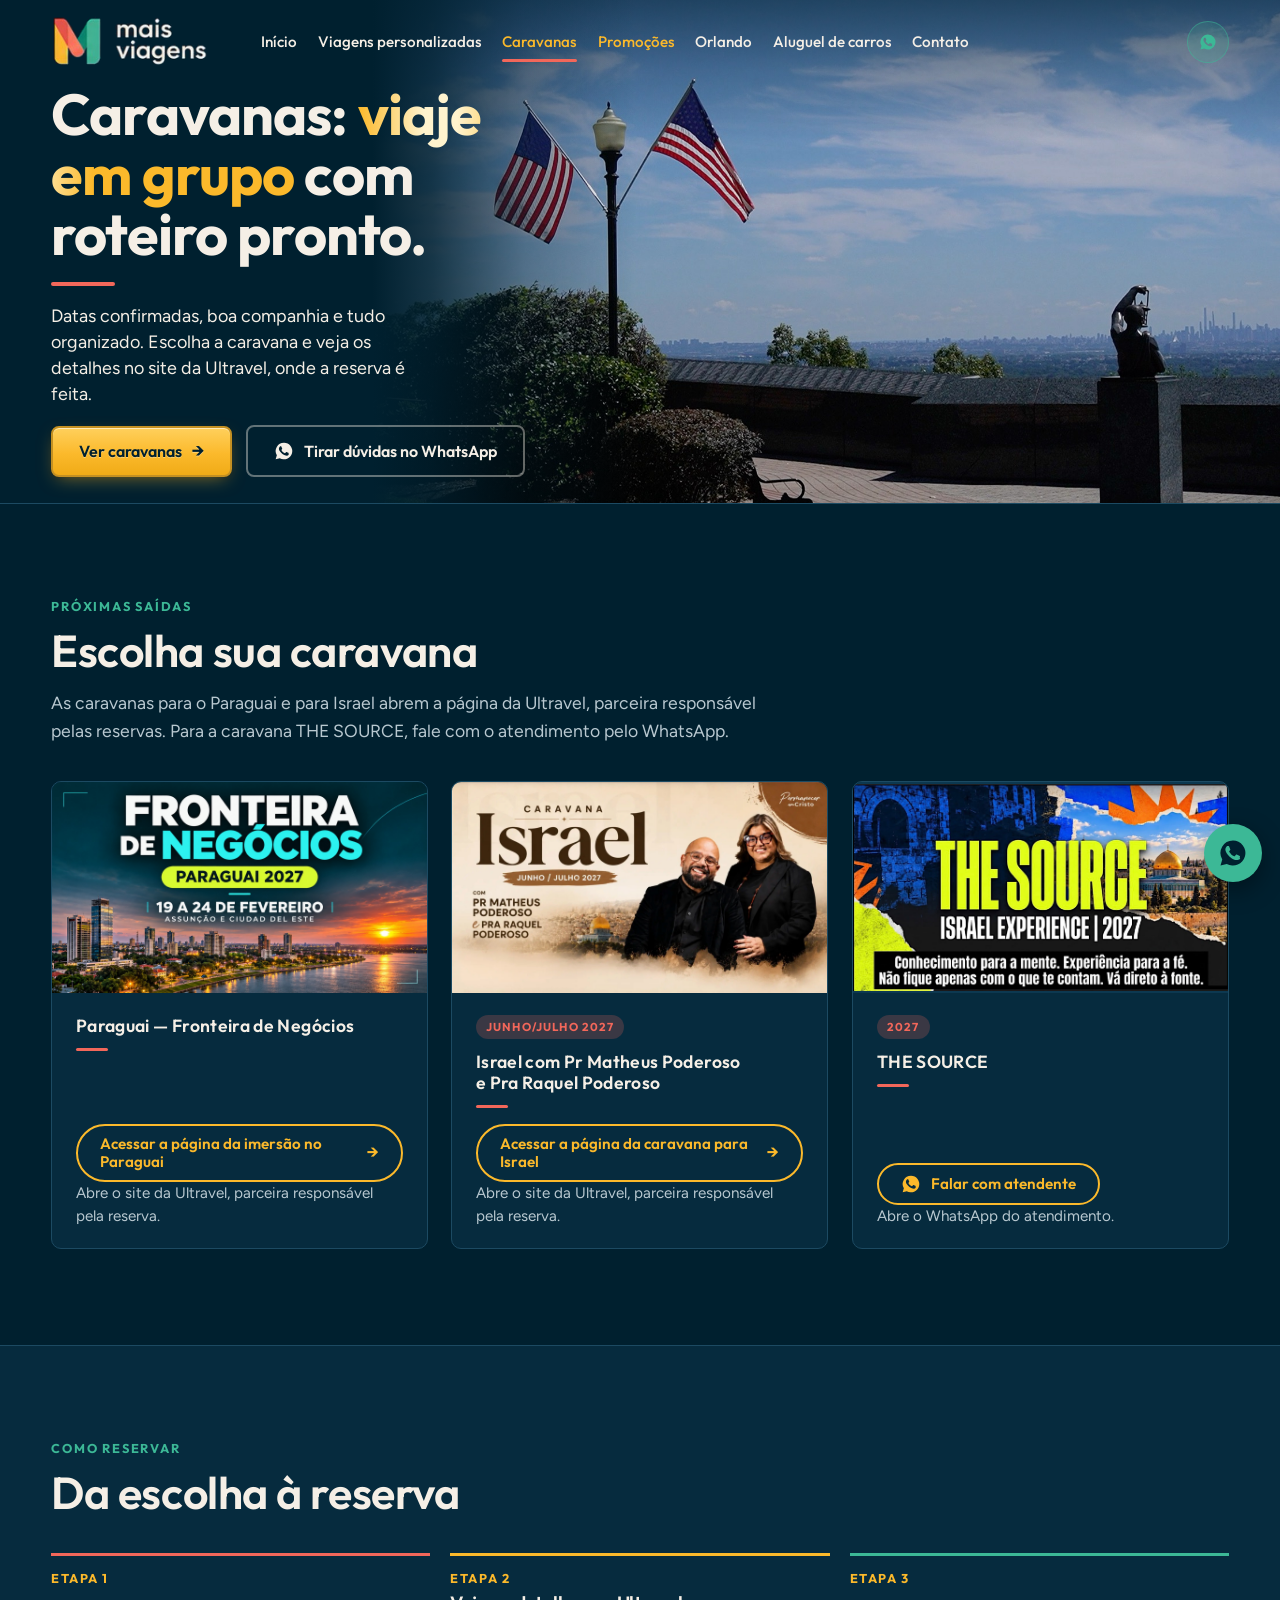
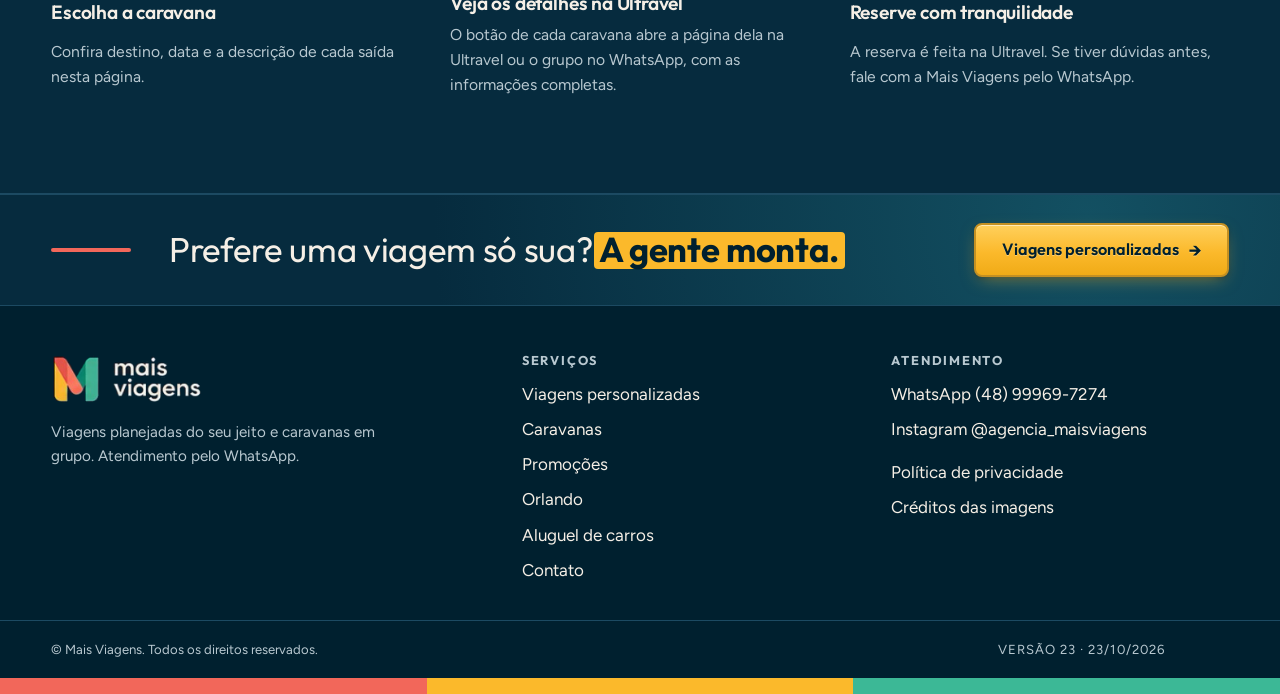
<file: caravanas.html>
<!doctype html>
<html lang="pt-BR">
<head>
<meta charset="utf-8">
<meta name="viewport" content="width=device-width, initial-scale=1, viewport-fit=cover">
<title>Caravanas | Mais Viagens</title>
<meta name="description" content="Viagens em grupo com data confirmada e roteiro organizado. Veja as caravanas da Mais Viagens e reserve no site da Ultravel.">
<meta property="og:type" content="website">
<meta property="og:title" content="Caravanas | Mais Viagens">
<meta property="og:description" content="Viagens em grupo com data confirmada e roteiro organizado. Veja as caravanas da Mais Viagens e reserve no site da Ultravel.">
<meta property="og:image" content="assets/img/mirante-bandeiras.jpg">
<meta name="theme-color" content="#00202f">
<link rel="icon" type="image/x-icon" href="/favicon-m-v24.ico?v=26">
<link rel="icon" type="image/png" sizes="32x32" href="/favicon-m-v24-32.png?v=26">
<link rel="icon" type="image/png" sizes="16x16" href="/favicon-m-v24-16.png?v=26">
<link rel="apple-touch-icon" sizes="180x180" href="/favicon-m-v24-180.png?v=26">
<link rel="preconnect" href="https://fonts.googleapis.com">
<link rel="preconnect" href="https://fonts.gstatic.com" crossorigin>
<link rel="stylesheet" href="https://fonts.googleapis.com/css2?family=Figtree:wght@400;500;600;700&family=Outfit:wght@400;500;600;700&display=swap">
<link rel="stylesheet" href="assets/css/estilo.css?v=23">
<link rel="stylesheet" href="assets/css/spell.css?v=23">
<link rel="canonical" href="https://portal.maisviagensbr.com.br/caravanas">
</head>
<body data-pagina="caravanas">
<a class="pular" href="#conteudo">Pular para o conteúdo</a>
<header class="topo">
  <div class="container topo-interno">
    <a class="marca" href="/"><img src="assets/img/logo.png" alt="Mais Viagens — página inicial" width="192" height="64"></a>
    <button class="botao-menu" type="button" aria-expanded="false" aria-controls="menu"><span aria-hidden="true"></span>Menu</button>
    <nav class="menu" id="menu" aria-label="Menu principal">
      <ul>
<li><a href="/">Início</a></li>
<li><a href="/viagens-personalizadas">Viagens personalizadas</a></li>
<li><a href="/caravanas" aria-current="page">Caravanas</a></li>
<li><a href="/promocoes">Promoções</a></li>
<li><a href="/orlando">Orlando</a></li>
<li><a href="/aluguel-de-carros">Aluguel de carros</a></li>
<li><a href="/contato">Contato</a></li>
      </ul>
    </nav>
    <a class="topo-whats" data-whats="inicio" href="/contato" aria-label="Falar pelo WhatsApp"><span data-contato="whatsapp">WhatsApp</span></a>
  </div>
</header>
<main id="conteudo">
<section class="hero">
  <div class="hero-foto" style="--proporcao:2.4;--proporcao-cel:2.4"><img src="assets/img/mirante-bandeiras.jpg" alt="Mirante com bandeiras dos Estados Unidos e vista da cidade ao fundo" style="--pos:center;--pos-cel:center" fetchpriority="high" width="2016" height="840"></div>
  <div class="container hero-interno">
    <div class="hero-texto">
      <h1>Caravanas: <span class="destaque">viaje em grupo</span> com roteiro pronto.</h1>
      <span class="traco" aria-hidden="true"></span>
      <p class="sub">Datas confirmadas, boa companhia e tudo organizado. Escolha a caravana e veja os detalhes no site da Ultravel, onde a reserva é feita.</p>
      <div class="acoes"><a class="botao botao-primario" href="#lista">Ver caravanas</a><a class="botao botao-claro botao-whats" data-whats="caravanas" href="/contato">Tirar dúvidas no WhatsApp</a></div>
    </div>
  </div>
</section>
<section class="secao" id="lista">
  <div class="container">
    <div class="cabeca">
      <span class="rotulo">Próximas saídas</span>
      <h2>Escolha sua caravana</h2>
      <p>As caravanas para o Paraguai e para Israel abrem a página da Ultravel, parceira responsável pelas reservas. Para a caravana THE SOURCE, fale com o atendimento pelo WhatsApp.</p>
    </div>
    <div class="grade grade-3" data-caravanas></div>
  </div>
</section>

<section class="secao secao-faixa">
  <div class="container">
    <div class="cabeca">
      <span class="rotulo">Como reservar</span>
      <h2>Da escolha à reserva</h2>
    </div>
    <ol class="etapas">
      <li><h3>Escolha a caravana</h3><p>Confira destino, data e a descrição de cada saída nesta página.</p></li>
      <li><h3>Veja os detalhes na Ultravel</h3><p>O botão de cada caravana abre a página dela na Ultravel ou o grupo no WhatsApp, com as informações completas.</p></li>
      <li><h3>Reserve com tranquilidade</h3><p>A reserva é feita na Ultravel. Se tiver dúvidas antes, fale com a Mais Viagens pelo WhatsApp.</p></li>
    </ol>
  </div>
</section>
<section class="chamada">
  <div class="container chamada-interno">
    <span class="traco" aria-hidden="true"></span>
    <h2>Prefere uma viagem só sua? <strong>A gente monta.</strong></h2>
    <a class="botao botao-primario" href="/viagens-personalizadas">Viagens personalizadas</a>
  </div>
</section>
</main>
<footer class="rodape">
  <div class="container">
    <div class="rodape-grade">
      <div>
        <a class="marca" href="/"><img src="assets/img/logo.png" alt="Mais Viagens" width="192" height="64"></a>
        <p>Viagens planejadas do seu jeito e caravanas em grupo. Atendimento pelo WhatsApp.</p>
      </div>
      <nav aria-label="Serviços">
        <h2>Serviços</h2>
        <ul>
<li><a href="/viagens-personalizadas">Viagens personalizadas</a></li>
<li><a href="/caravanas">Caravanas</a></li>
<li><a href="/promocoes">Promoções</a></li>
<li><a href="/orlando">Orlando</a></li>
<li><a href="/aluguel-de-carros">Aluguel de carros</a></li>
<li><a href="/contato">Contato</a></li>
        </ul>
      </nav>
      <div>
        <h2>Atendimento</h2>
        <ul>
          <li><a data-whats="caravanas" href="/contato">WhatsApp <span data-contato="whatsapp"></span></a></li>
          <li><a data-contato="instagram-link" href="/contato">Instagram <span data-contato="instagram"></span></a></li>
          <li><span data-contato="cidade"></span></li>
          <li><a href="/privacidade">Política de privacidade</a></li>
          <li><a href="/privacidade#creditos">Créditos das imagens</a></li>
        </ul>
      </div>
    </div>
  </div>
  <div class="container rodape-base">
    <span>© Mais Viagens. Todos os direitos reservados.</span>
    <span class="versao" data-versao></span>
  </div>
  <div class="tricolor" aria-hidden="true"><span></span><span></span><span></span></div>
</footer>
<a class="whats-flutuante" data-whats="caravanas" href="/contato" aria-label="Falar com a Mais Viagens pelo WhatsApp"></a>
<script src="assets/js/conteudo.js?v=23"></script>
<script src="assets/js/site.js?v=23"></script>
<script src="assets/js/spell.js?v=23"></script>
</body>
</html>
</file>
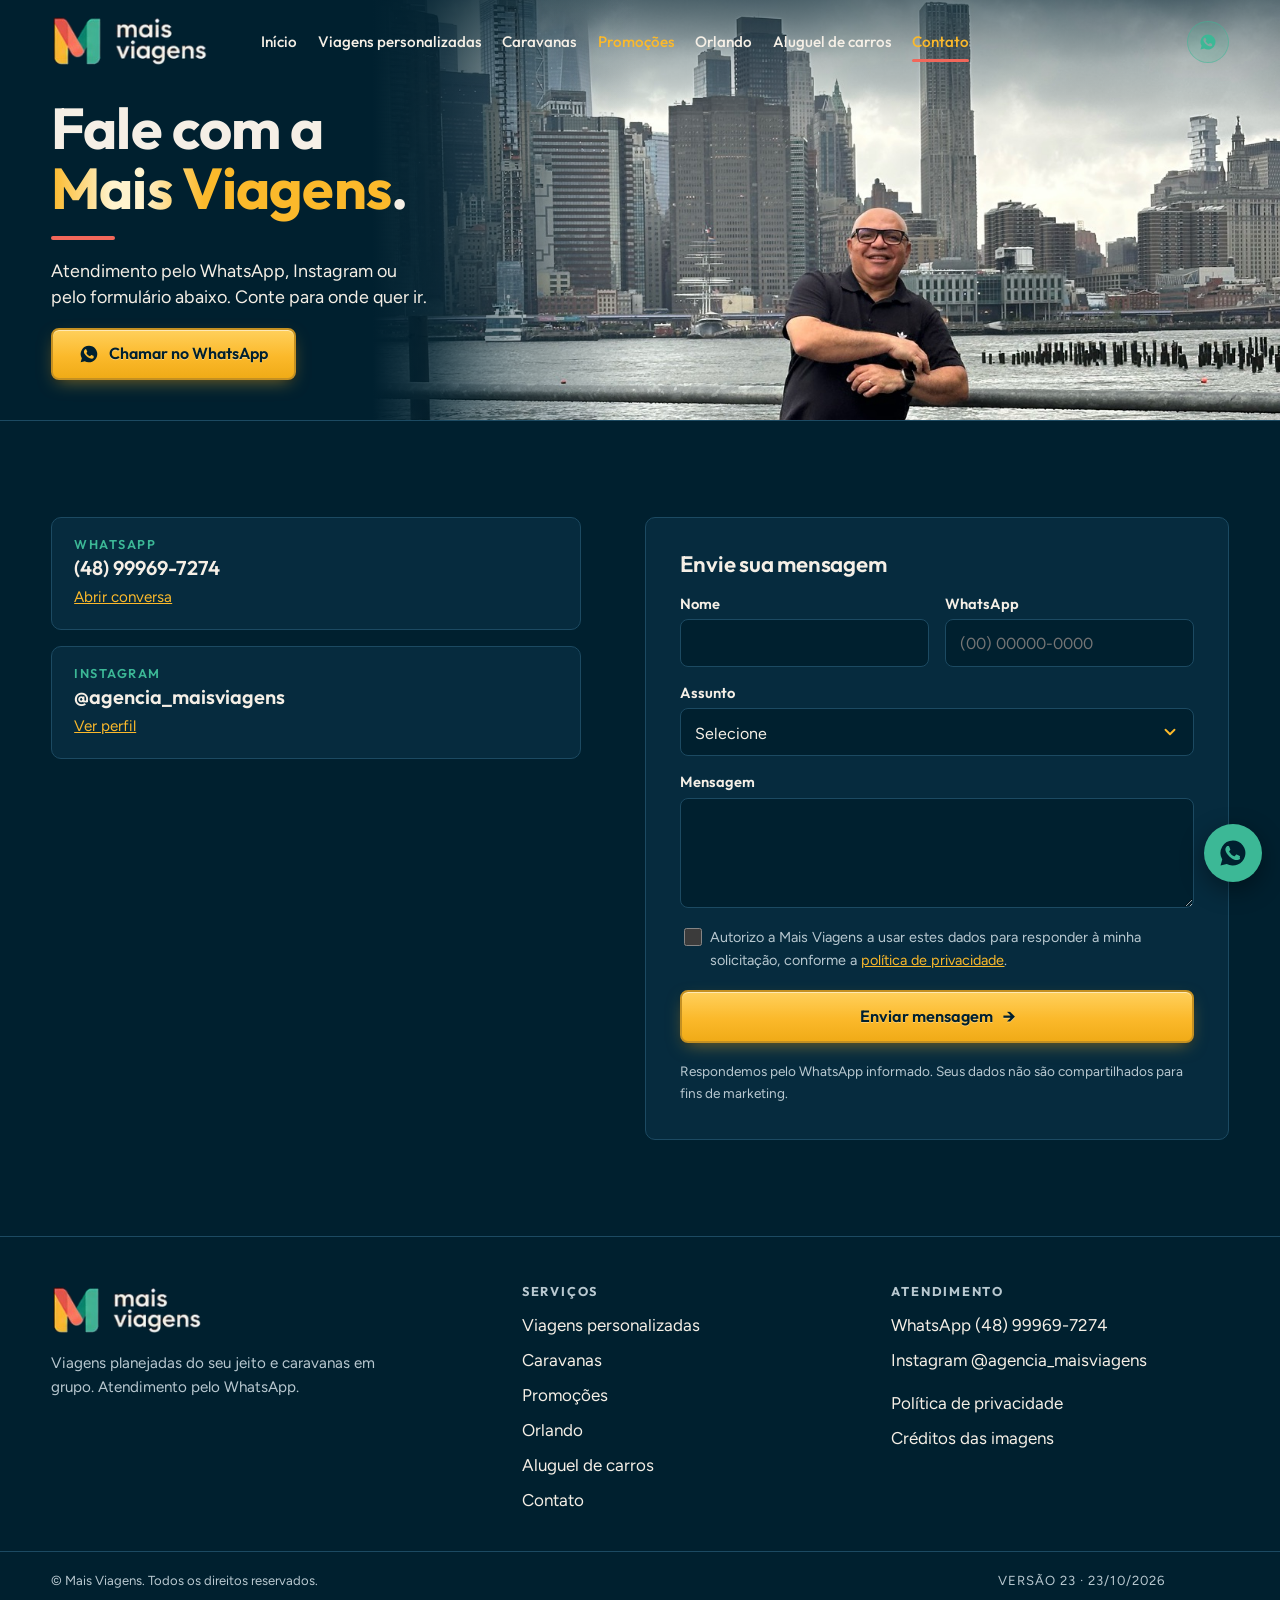
<file: contato.html>
<!doctype html>
<html lang="pt-BR">
<head>
<meta charset="utf-8">
<meta name="viewport" content="width=device-width, initial-scale=1, viewport-fit=cover">
<title>Contato | Mais Viagens</title>
<meta name="description" content="Fale com a Mais Viagens pelo WhatsApp, Instagram ou formulário.">
<meta property="og:type" content="website">
<meta property="og:title" content="Contato | Mais Viagens">
<meta property="og:description" content="Fale com a Mais Viagens pelo WhatsApp, Instagram ou formulário.">
<meta property="og:image" content="assets/img/nova-york-skyline.jpg">
<meta name="theme-color" content="#00202f">
<link rel="icon" type="image/x-icon" href="/favicon-m-v24.ico?v=26">
<link rel="icon" type="image/png" sizes="32x32" href="/favicon-m-v24-32.png?v=26">
<link rel="icon" type="image/png" sizes="16x16" href="/favicon-m-v24-16.png?v=26">
<link rel="apple-touch-icon" sizes="180x180" href="/favicon-m-v24-180.png?v=26">
<link rel="preconnect" href="https://fonts.googleapis.com">
<link rel="preconnect" href="https://fonts.gstatic.com" crossorigin>
<link rel="stylesheet" href="https://fonts.googleapis.com/css2?family=Figtree:wght@400;500;600;700&family=Outfit:wght@400;500;600;700&display=swap">
<link rel="stylesheet" href="assets/css/estilo.css?v=23">
<link rel="stylesheet" href="assets/css/spell.css?v=23">
<link rel="canonical" href="https://portal.maisviagensbr.com.br/contato">
</head>
<body data-pagina="contato">
<a class="pular" href="#conteudo">Pular para o conteúdo</a>
<header class="topo">
  <div class="container topo-interno">
    <a class="marca" href="/"><img src="assets/img/logo.png" alt="Mais Viagens — página inicial" width="192" height="64"></a>
    <button class="botao-menu" type="button" aria-expanded="false" aria-controls="menu"><span aria-hidden="true"></span>Menu</button>
    <nav class="menu" id="menu" aria-label="Menu principal">
      <ul>
<li><a href="/">Início</a></li>
<li><a href="/viagens-personalizadas">Viagens personalizadas</a></li>
<li><a href="/caravanas">Caravanas</a></li>
<li><a href="/promocoes">Promoções</a></li>
<li><a href="/orlando">Orlando</a></li>
<li><a href="/aluguel-de-carros">Aluguel de carros</a></li>
<li><a href="/contato" aria-current="page">Contato</a></li>
      </ul>
    </nav>
    <a class="topo-whats" data-whats="inicio" href="/contato" aria-label="Falar pelo WhatsApp"><span data-contato="whatsapp">WhatsApp</span></a>
  </div>
</header>
<main id="conteudo">
<section class="hero">
  <div class="hero-foto" style="--proporcao:2.4;--proporcao-cel:2.4"><img src="assets/img/nova-york-skyline.jpg" alt="Viajante no píer com a skyline de Manhattan ao fundo" style="--pos:center 35%;--pos-cel:center 35%" fetchpriority="high" width="2016" height="840"></div>
  <div class="container hero-interno">
    <div class="hero-texto">
      <h1>Fale com a <span class="destaque">Mais Viagens</span>.</h1>
      <span class="traco" aria-hidden="true"></span>
      <p class="sub">Atendimento pelo WhatsApp, Instagram ou pelo formulário abaixo. Conte para onde quer ir.</p>
      <div class="acoes"><a class="botao botao-primario botao-whats" data-whats="contato" href="#formulario">Chamar no WhatsApp</a></div>
    </div>
  </div>
</section>
<section class="secao">
  <div class="container duas">
    <div class="canais">
      <div class="canal"><span>WhatsApp</span><strong data-contato="whatsapp"></strong><a data-whats="contato" href="#formulario">Abrir conversa</a></div>
      <div class="canal"><span>Instagram</span><strong data-contato="instagram"></strong><a data-contato="instagram-link" href="#formulario">Ver perfil</a></div>
    </div>
<form class="form" id="formulario" data-form="contato" data-titulo="Contato pelo site" novalidate>
  <h3>Envie sua mensagem</h3>
  <div class="campos">
    <div class="campo"><label for="ct-nome">Nome</label><input id="ct-nome" name="ct-nome" type="text" data-rotulo="Nome" required autocomplete="name"><span class="msg-erro" id="ct-nome-erro" hidden>Preencha este campo.</span></div><div class="campo"><label for="ct-whatsapp">WhatsApp</label><input id="ct-whatsapp" name="ct-whatsapp" type="tel" data-rotulo="WhatsApp" required autocomplete="tel" inputmode="tel" placeholder="(00) 00000-0000"><span class="msg-erro" id="ct-whatsapp-erro" hidden>Informe o WhatsApp com DDD.</span></div><div class="campo campo-inteiro"><label for="ct-assunto">Assunto</label><select id="ct-assunto" name="ct-assunto" data-rotulo="Assunto" required><option value="">Selecione</option><option>Viagem personalizada</option><option>Pacote Nova York</option><option>Pacote Europa</option><option>Caravanas</option><option>Orlando</option><option>Aluguel de carros</option><option>Outro assunto</option></select><span class="msg-erro" id="ct-assunto-erro" hidden>Escolha o assunto.</span></div><div class="campo campo-inteiro"><label for="ct-mensagem">Mensagem</label><textarea id="ct-mensagem" name="ct-mensagem" data-rotulo="Mensagem" required></textarea><span class="msg-erro" id="ct-mensagem-erro" hidden>Escreva sua mensagem.</span></div>
  </div>
  <div class="pote" aria-hidden="true"><label for="ct-empresa">Empresa</label><input id="ct-empresa" name="empresa" tabindex="-1" autocomplete="off"></div>
  <div class="consentimento">
    <input type="checkbox" id="ct-aceite" required>
    <label for="ct-aceite">Autorizo a Mais Viagens a usar estes dados para responder à minha solicitação, conforme a <a href="/privacidade">política de privacidade</a>.</label>
    <span class="msg-erro" id="ct-aceite-erro" hidden style="grid-column:2">Marque a autorização para continuar.</span>
  </div>
  <button type="submit" class="botao botao-primario">Enviar mensagem</button>
  <p class="aviso-form">Respondemos pelo WhatsApp informado. Seus dados não são compartilhados para fins de marketing.</p>
</form>
  </div>
</section>

</main>
<footer class="rodape">
  <div class="container">
    <div class="rodape-grade">
      <div>
        <a class="marca" href="/"><img src="assets/img/logo.png" alt="Mais Viagens" width="192" height="64"></a>
        <p>Viagens planejadas do seu jeito e caravanas em grupo. Atendimento pelo WhatsApp.</p>
      </div>
      <nav aria-label="Serviços">
        <h2>Serviços</h2>
        <ul>
<li><a href="/viagens-personalizadas">Viagens personalizadas</a></li>
<li><a href="/caravanas">Caravanas</a></li>
<li><a href="/promocoes">Promoções</a></li>
<li><a href="/orlando">Orlando</a></li>
<li><a href="/aluguel-de-carros">Aluguel de carros</a></li>
<li><a href="/contato">Contato</a></li>
        </ul>
      </nav>
      <div>
        <h2>Atendimento</h2>
        <ul>
          <li><a data-whats="contato" href="/contato">WhatsApp <span data-contato="whatsapp"></span></a></li>
          <li><a data-contato="instagram-link" href="/contato">Instagram <span data-contato="instagram"></span></a></li>
          <li><span data-contato="cidade"></span></li>
          <li><a href="/privacidade">Política de privacidade</a></li>
          <li><a href="/privacidade#creditos">Créditos das imagens</a></li>
        </ul>
      </div>
    </div>
  </div>
  <div class="container rodape-base">
    <span>© Mais Viagens. Todos os direitos reservados.</span>
    <span class="versao" data-versao></span>
  </div>
  <div class="tricolor" aria-hidden="true"><span></span><span></span><span></span></div>
</footer>
<a class="whats-flutuante" data-whats="contato" href="/contato" aria-label="Falar com a Mais Viagens pelo WhatsApp"></a>
<script src="assets/js/conteudo.js?v=23"></script>
<script src="assets/js/site.js?v=23"></script>
<script src="assets/js/spell.js?v=23"></script>
</body>
</html>
</file>
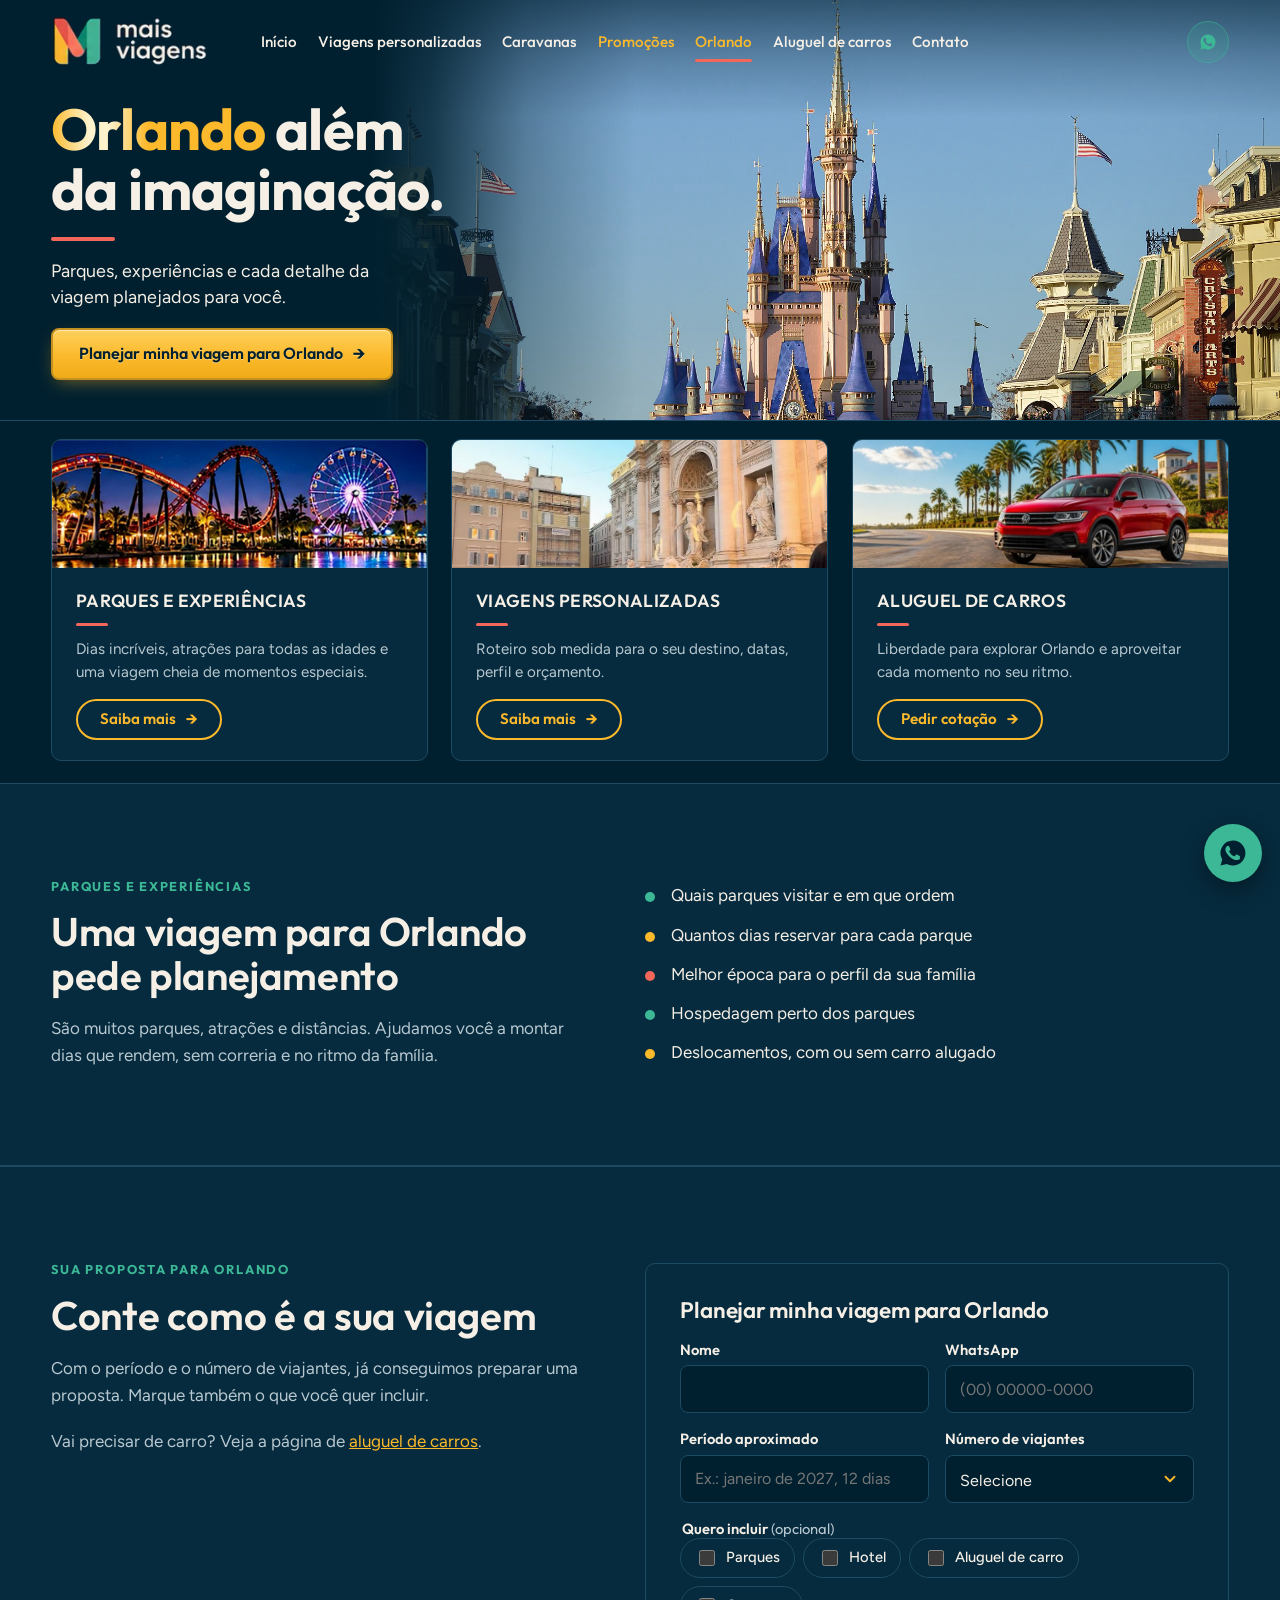
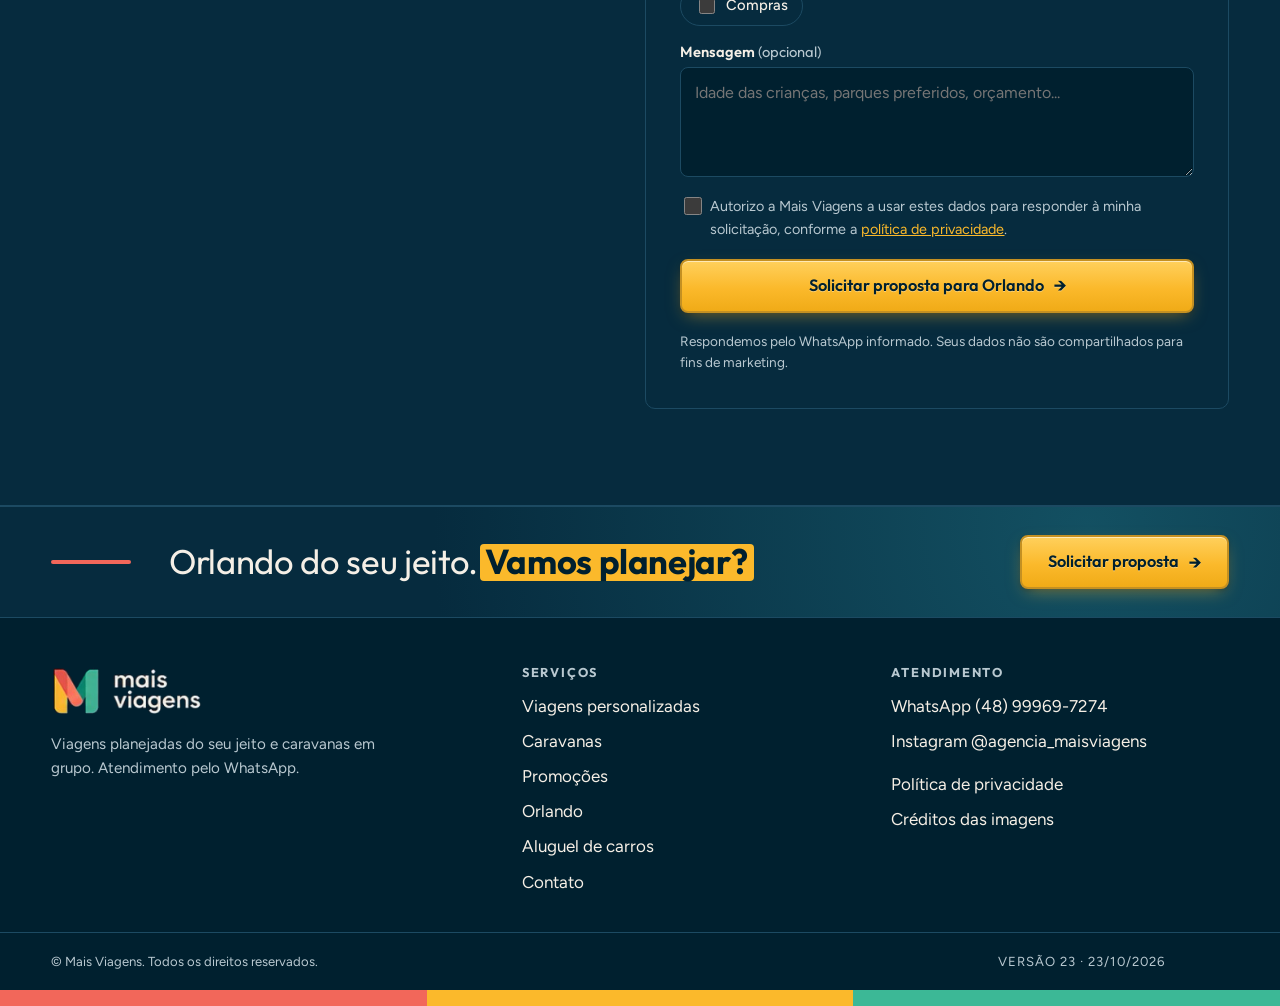
<file: orlando.html>
<!doctype html>
<html lang="pt-BR">
<head>
<meta charset="utf-8">
<meta name="viewport" content="width=device-width, initial-scale=1, viewport-fit=cover">
<title>Orlando: parques e experiências | Mais Viagens</title>
<meta name="description" content="Planeje sua viagem para Orlando com a Mais Viagens: parques, experiências e aluguel de carros.">
<meta property="og:type" content="website">
<meta property="og:title" content="Orlando: parques e experiências | Mais Viagens">
<meta property="og:description" content="Planeje sua viagem para Orlando com a Mais Viagens: parques, experiências e aluguel de carros.">
<meta property="og:image" content="assets/img/orlando-castelo.jpg">
<meta name="theme-color" content="#00202f">
<link rel="icon" type="image/x-icon" href="/favicon-m-v24.ico?v=26">
<link rel="icon" type="image/png" sizes="32x32" href="/favicon-m-v24-32.png?v=26">
<link rel="icon" type="image/png" sizes="16x16" href="/favicon-m-v24-16.png?v=26">
<link rel="apple-touch-icon" sizes="180x180" href="/favicon-m-v24-180.png?v=26">
<link rel="preconnect" href="https://fonts.googleapis.com">
<link rel="preconnect" href="https://fonts.gstatic.com" crossorigin>
<link rel="stylesheet" href="https://fonts.googleapis.com/css2?family=Figtree:wght@400;500;600;700&family=Outfit:wght@400;500;600;700&display=swap">
<link rel="stylesheet" href="assets/css/estilo.css?v=23">
<link rel="stylesheet" href="assets/css/spell.css?v=23">
<link rel="canonical" href="https://portal.maisviagensbr.com.br/orlando">
</head>
<body data-pagina="orlando">
<a class="pular" href="#conteudo">Pular para o conteúdo</a>
<header class="topo">
  <div class="container topo-interno">
    <a class="marca" href="/"><img src="assets/img/logo.png" alt="Mais Viagens — página inicial" width="192" height="64"></a>
    <button class="botao-menu" type="button" aria-expanded="false" aria-controls="menu"><span aria-hidden="true"></span>Menu</button>
    <nav class="menu" id="menu" aria-label="Menu principal">
      <ul>
<li><a href="/">Início</a></li>
<li><a href="/viagens-personalizadas">Viagens personalizadas</a></li>
<li><a href="/caravanas">Caravanas</a></li>
<li><a href="/promocoes">Promoções</a></li>
<li><a href="/orlando" aria-current="page">Orlando</a></li>
<li><a href="/aluguel-de-carros">Aluguel de carros</a></li>
<li><a href="/contato">Contato</a></li>
      </ul>
    </nav>
    <a class="topo-whats" data-whats="inicio" href="/contato" aria-label="Falar pelo WhatsApp"><span data-contato="whatsapp">WhatsApp</span></a>
  </div>
</header>
<main id="conteudo">
<section class="hero">
  <div class="hero-foto" style="--proporcao:1920 / 820;--proporcao-cel:2 / 1"><img src="assets/img/orlando-castelo.jpg" alt="Castelo da Cinderela no fim da Main Street, no Magic Kingdom, em Orlando" style="--pos:center;--pos-cel:58% center" fetchpriority="high" width="2016" height="840"></div>
  <div class="container hero-interno">
    <div class="hero-texto">
      <h1><span class="destaque">Orlando</span> além da imaginação.</h1>
      <span class="traco" aria-hidden="true"></span>
      <p class="sub">Parques, experiências e cada detalhe da viagem planejados para você.</p>
      <div class="acoes"><a class="botao botao-primario" href="#formulario">Planejar minha viagem para Orlando</a></div>
    </div>
  </div>
</section>
<section class="faixa-cards">
  <div class="container">
    <div class="grade grade-3">
      <article class="card">
        <div class="card-foto"><img src="assets/img/orlando-parques.jpg" alt="Montanha-russa e roda-gigante iluminadas à noite em Orlando" loading="lazy" width="476" height="162"></div>
        <div class="card-corpo">
          <h3>Parques e experiências</h3><span class="traco traco-curto" aria-hidden="true"></span>
          <p>Dias incríveis, atrações para todas as idades e uma viagem cheia de momentos especiais.</p>
          <a class="botao botao-contorno card-rodape" href="#parques">Saiba mais</a>
        </div>
      </article>
      <article class="card">
        <div class="card-foto"><img src="assets/img/viagem-personalizada-roma.jpg" alt="Viajante diante da Fontana di Trevi, em Roma" loading="lazy" width="900" height="620" style="object-position:center 40%"></div>
        <div class="card-corpo">
          <h3>Viagens personalizadas</h3><span class="traco traco-curto" aria-hidden="true"></span>
          <p>Roteiro sob medida para o seu destino, datas, perfil e orçamento.</p>
          <a class="botao botao-contorno card-rodape" href="/viagens-personalizadas">Saiba mais</a>
        </div>
      </article>
      <article class="card">
        <div class="card-foto"><img src="assets/img/carro-tiguan.jpg" alt="Volkswagen Tiguan vermelho em avenida com palmeiras" loading="lazy" width="476" height="162" style="object-position:center 72%"></div>
        <div class="card-corpo">
          <h3>Aluguel de carros</h3><span class="traco traco-curto" aria-hidden="true"></span>
          <p>Liberdade para explorar Orlando e aproveitar cada momento no seu ritmo.</p>
          <a class="botao botao-contorno card-rodape" href="/aluguel-de-carros">Pedir cotação</a>
        </div>
      </article>
    </div>
  </div>
</section>

<section class="secao secao-faixa" id="parques">
  <div class="container duas">
    <div class="texto-lateral">
      <span class="rotulo">Parques e experiências</span>
      <h2>Uma viagem para Orlando pede planejamento</h2>
      <p>São muitos parques, atrações e distâncias. Ajudamos você a montar dias que rendem, sem correria e no ritmo da família.</p>
    </div>
    <ul class="lista" style="align-self:center">
      <li>Quais parques visitar e em que ordem</li>
      <li>Quantos dias reservar para cada parque</li>
      <li>Melhor época para o perfil da sua família</li>
      <li>Hospedagem perto dos parques</li>
      <li>Deslocamentos, com ou sem carro alugado</li>
    </ul>
  </div>
</section>


<section class="secao secao-faixa">
  <div class="container duas">
    <div class="texto-lateral">
      <span class="rotulo">Sua proposta para Orlando</span>
      <h2>Conte como é a sua viagem</h2>
      <p>Com o período e o número de viajantes, já conseguimos preparar uma proposta. Marque também o que você quer incluir.</p>
      <p>Vai precisar de carro? Veja a página de <a href="/aluguel-de-carros" style="color:var(--amarelo)">aluguel de carros</a>.</p>
    </div>
<form class="form" id="formulario" data-form="orlando" data-titulo="Orlando — pedido pelo site" novalidate>
  <h3>Planejar minha viagem para Orlando</h3>
  <div class="campos">
    <div class="campo"><label for="or-nome">Nome</label><input id="or-nome" name="or-nome" type="text" data-rotulo="Nome" required autocomplete="name"><span class="msg-erro" id="or-nome-erro" hidden>Preencha este campo.</span></div><div class="campo"><label for="or-whatsapp">WhatsApp</label><input id="or-whatsapp" name="or-whatsapp" type="tel" data-rotulo="WhatsApp" required autocomplete="tel" inputmode="tel" placeholder="(00) 00000-0000"><span class="msg-erro" id="or-whatsapp-erro" hidden>Informe o WhatsApp com DDD.</span></div><div class="campo"><label for="or-periodo">Período aproximado</label><input id="or-periodo" name="or-periodo" type="text" data-rotulo="Período aproximado" required placeholder="Ex.: janeiro de 2027, 12 dias"><span class="msg-erro" id="or-periodo-erro" hidden>Preencha este campo.</span></div><div class="campo"><label for="or-viajantes">Número de viajantes</label><select id="or-viajantes" name="or-viajantes" data-rotulo="Número de viajantes" required><option value="">Selecione</option><option>1 pessoa</option><option>2 pessoas</option><option>3 pessoas</option><option>4 pessoas</option><option>5 pessoas</option><option>6 pessoas</option><option>7 a 10 pessoas</option><option>Mais de 10 pessoas</option></select><span class="msg-erro" id="or-viajantes-erro" hidden>Escolha o número de viajantes.</span></div><fieldset class="campo campo-inteiro" data-rotulo="Quero incluir"><legend>Quero incluir <span class="opcional">(opcional)</span></legend><div class="chips"><label><input type="checkbox" name="or-interesse" value="Parques"> Parques</label><label><input type="checkbox" name="or-interesse" value="Hotel"> Hotel</label><label><input type="checkbox" name="or-interesse" value="Aluguel de carro"> Aluguel de carro</label><label><input type="checkbox" name="or-interesse" value="Compras"> Compras</label></div></fieldset><div class="campo campo-inteiro"><label for="or-mensagem">Mensagem <span class="opcional">(opcional)</span></label><textarea id="or-mensagem" name="or-mensagem" data-rotulo="Mensagem" placeholder="Idade das crianças, parques preferidos, orçamento..."></textarea></div>
  </div>
  <div class="pote" aria-hidden="true"><label for="or-empresa">Empresa</label><input id="or-empresa" name="empresa" tabindex="-1" autocomplete="off"></div>
  <div class="consentimento">
    <input type="checkbox" id="or-aceite" required>
    <label for="or-aceite">Autorizo a Mais Viagens a usar estes dados para responder à minha solicitação, conforme a <a href="/privacidade">política de privacidade</a>.</label>
    <span class="msg-erro" id="or-aceite-erro" hidden style="grid-column:2">Marque a autorização para continuar.</span>
  </div>
  <button type="submit" class="botao botao-primario">Solicitar proposta para Orlando</button>
  <p class="aviso-form">Respondemos pelo WhatsApp informado. Seus dados não são compartilhados para fins de marketing.</p>
</form>
  </div>
</section>
<section class="chamada">
  <div class="container chamada-interno">
    <span class="traco" aria-hidden="true"></span>
    <h2>Orlando do seu jeito. <strong>Vamos planejar?</strong></h2>
    <a class="botao botao-primario" href="#formulario">Solicitar proposta</a>
  </div>
</section>
</main>
<footer class="rodape">
  <div class="container">
    <div class="rodape-grade">
      <div>
        <a class="marca" href="/"><img src="assets/img/logo.png" alt="Mais Viagens" width="192" height="64"></a>
        <p>Viagens planejadas do seu jeito e caravanas em grupo. Atendimento pelo WhatsApp.</p>
      </div>
      <nav aria-label="Serviços">
        <h2>Serviços</h2>
        <ul>
<li><a href="/viagens-personalizadas">Viagens personalizadas</a></li>
<li><a href="/caravanas">Caravanas</a></li>
<li><a href="/promocoes">Promoções</a></li>
<li><a href="/orlando">Orlando</a></li>
<li><a href="/aluguel-de-carros">Aluguel de carros</a></li>
<li><a href="/contato">Contato</a></li>
        </ul>
      </nav>
      <div>
        <h2>Atendimento</h2>
        <ul>
          <li><a data-whats="orlando" href="/contato">WhatsApp <span data-contato="whatsapp"></span></a></li>
          <li><a data-contato="instagram-link" href="/contato">Instagram <span data-contato="instagram"></span></a></li>
          <li><span data-contato="cidade"></span></li>
          <li><a href="/privacidade">Política de privacidade</a></li>
          <li><a href="/privacidade#creditos">Créditos das imagens</a></li>
        </ul>
      </div>
    </div>
  </div>
  <div class="container rodape-base">
    <span>© Mais Viagens. Todos os direitos reservados.</span>
    <span class="versao" data-versao></span>
  </div>
  <div class="tricolor" aria-hidden="true"><span></span><span></span><span></span></div>
</footer>
<a class="whats-flutuante" data-whats="orlando" href="/contato" aria-label="Falar com a Mais Viagens pelo WhatsApp"></a>
<script src="assets/js/conteudo.js?v=23"></script>
<script src="assets/js/site.js?v=23"></script>
<script src="assets/js/spell.js?v=23"></script>
</body>
</html>
</file>
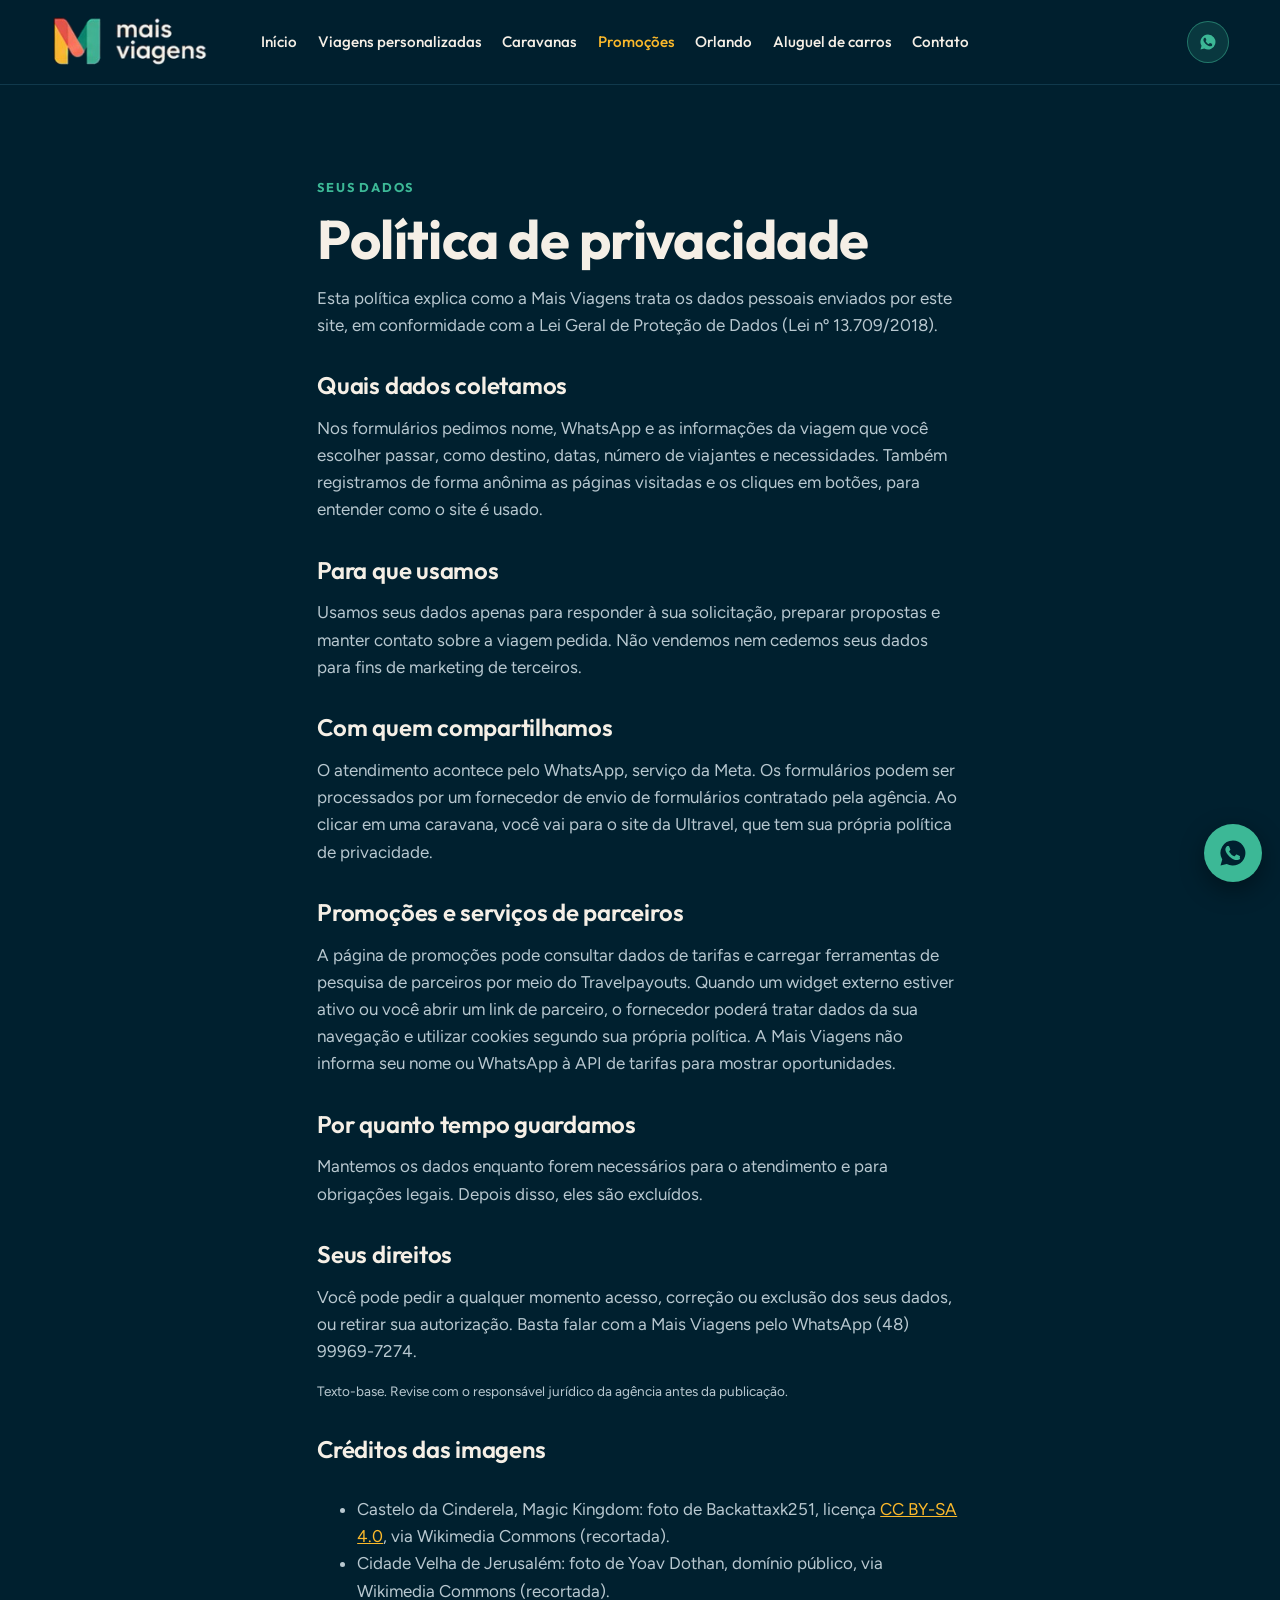
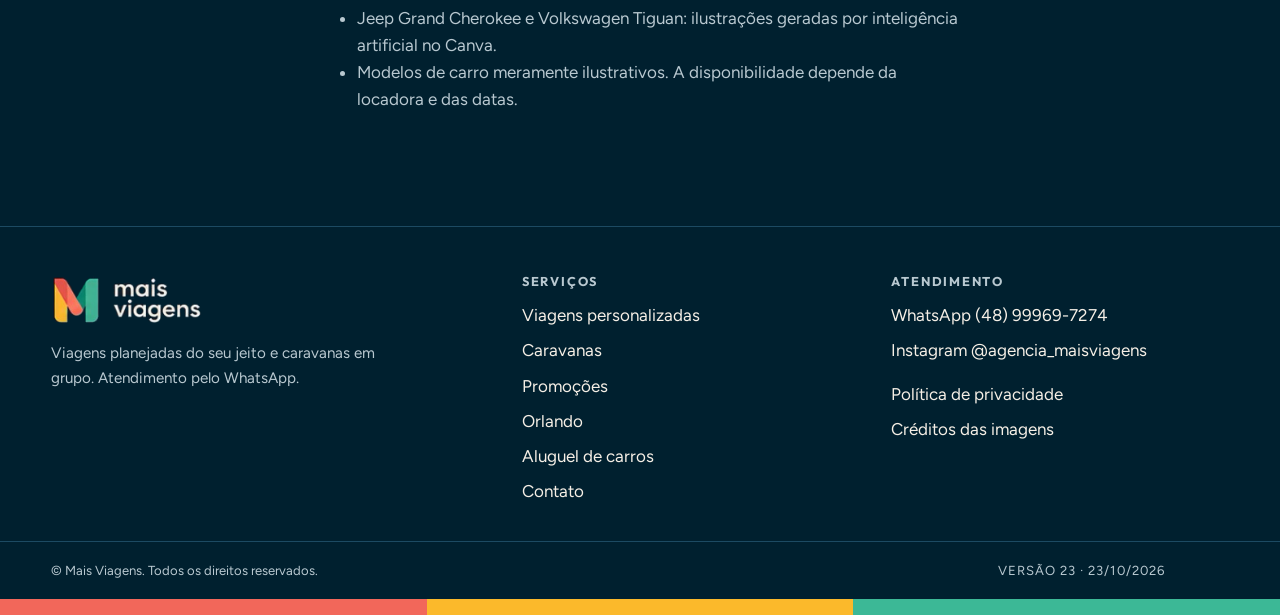
<file: privacidade.html>
<!doctype html>
<html lang="pt-BR">
<head>
<meta charset="utf-8">
<meta name="viewport" content="width=device-width, initial-scale=1, viewport-fit=cover">
<title>Política de privacidade | Mais Viagens</title>
<meta name="description" content="Como a Mais Viagens usa os dados enviados pelos formulários e pelo WhatsApp.">
<meta property="og:type" content="website">
<meta property="og:title" content="Política de privacidade | Mais Viagens">
<meta property="og:description" content="Como a Mais Viagens usa os dados enviados pelos formulários e pelo WhatsApp.">
<meta property="og:image" content="assets/img/logo.png">
<meta name="theme-color" content="#00202f">
<link rel="icon" type="image/x-icon" href="/favicon-m-v24.ico?v=26">
<link rel="icon" type="image/png" sizes="32x32" href="/favicon-m-v24-32.png?v=26">
<link rel="icon" type="image/png" sizes="16x16" href="/favicon-m-v24-16.png?v=26">
<link rel="apple-touch-icon" sizes="180x180" href="/favicon-m-v24-180.png?v=26">
<link rel="preconnect" href="https://fonts.googleapis.com">
<link rel="preconnect" href="https://fonts.gstatic.com" crossorigin>
<link rel="stylesheet" href="https://fonts.googleapis.com/css2?family=Figtree:wght@400;500;600;700&family=Outfit:wght@400;500;600;700&display=swap">
<link rel="stylesheet" href="assets/css/estilo.css?v=23">
<link rel="stylesheet" href="assets/css/spell.css?v=23">
<link rel="canonical" href="https://portal.maisviagensbr.com.br/privacidade">
</head>
<body data-pagina="">
<a class="pular" href="#conteudo">Pular para o conteúdo</a>
<header class="topo">
  <div class="container topo-interno">
    <a class="marca" href="/"><img src="assets/img/logo.png" alt="Mais Viagens — página inicial" width="192" height="64"></a>
    <button class="botao-menu" type="button" aria-expanded="false" aria-controls="menu"><span aria-hidden="true"></span>Menu</button>
    <nav class="menu" id="menu" aria-label="Menu principal">
      <ul>
<li><a href="/">Início</a></li>
<li><a href="/viagens-personalizadas">Viagens personalizadas</a></li>
<li><a href="/caravanas">Caravanas</a></li>
<li><a href="/promocoes">Promoções</a></li>
<li><a href="/orlando">Orlando</a></li>
<li><a href="/aluguel-de-carros">Aluguel de carros</a></li>
<li><a href="/contato">Contato</a></li>
      </ul>
    </nav>
    <a class="topo-whats" data-whats="inicio" href="/contato" aria-label="Falar pelo WhatsApp"><span data-contato="whatsapp">WhatsApp</span></a>
  </div>
</header>
<main id="conteudo">

<section class="secao">
  <div class="container texto-longo">
    <span class="rotulo">Seus dados</span>
    <h1 style="font-size:clamp(2.2rem,5vw,3.4rem)">Política de privacidade</h1>
    <p>Esta política explica como a Mais Viagens trata os dados pessoais enviados por este site, em conformidade com a Lei Geral de Proteção de Dados (Lei nº 13.709/2018).</p>
    <h2>Quais dados coletamos</h2>
    <p>Nos formulários pedimos nome, WhatsApp e as informações da viagem que você escolher passar, como destino, datas, número de viajantes e necessidades. Também registramos de forma anônima as páginas visitadas e os cliques em botões, para entender como o site é usado.</p>
    <h2>Para que usamos</h2>
    <p>Usamos seus dados apenas para responder à sua solicitação, preparar propostas e manter contato sobre a viagem pedida. Não vendemos nem cedemos seus dados para fins de marketing de terceiros.</p>
    <h2>Com quem compartilhamos</h2>
    <p>O atendimento acontece pelo WhatsApp, serviço da Meta. Os formulários podem ser processados por um fornecedor de envio de formulários contratado pela agência. Ao clicar em uma caravana, você vai para o site da Ultravel, que tem sua própria política de privacidade.</p>
    <h2>Promoções e serviços de parceiros</h2>
    <p>A página de promoções pode consultar dados de tarifas e carregar ferramentas de pesquisa de parceiros por meio do Travelpayouts. Quando um widget externo estiver ativo ou você abrir um link de parceiro, o fornecedor poderá tratar dados da sua navegação e utilizar cookies segundo sua própria política. A Mais Viagens não informa seu nome ou WhatsApp à API de tarifas para mostrar oportunidades.</p>
    <h2>Por quanto tempo guardamos</h2>
    <p>Mantemos os dados enquanto forem necessários para o atendimento e para obrigações legais. Depois disso, eles são excluídos.</p>
    <h2>Seus direitos</h2>
    <p>Você pode pedir a qualquer momento acesso, correção ou exclusão dos seus dados, ou retirar sua autorização. Basta falar com a Mais Viagens pelo WhatsApp <span data-contato="whatsapp"></span>.</p>
    <p class="aviso-form">Texto-base. Revise com o responsável jurídico da agência antes da publicação.</p>
    <h2 id="creditos">Créditos das imagens</h2>
    <ul>
      <li>Castelo da Cinderela, Magic Kingdom: foto de Backattaxk251, licença <a href="https://creativecommons.org/licenses/by-sa/4.0/deed.pt-br" style="color:var(--amarelo)">CC BY-SA 4.0</a>, via Wikimedia Commons (recortada).</li>
      <li>Cidade Velha de Jerusalém: foto de Yoav Dothan, domínio público, via Wikimedia Commons (recortada).</li>
      <li>Jeep Grand Cherokee e Volkswagen Tiguan: ilustrações geradas por inteligência artificial no Canva.</li>
            <li>Modelos de carro meramente ilustrativos. A disponibilidade depende da locadora e das datas.</li>
    </ul>
  </div>
</section>

</main>
<footer class="rodape">
  <div class="container">
    <div class="rodape-grade">
      <div>
        <a class="marca" href="/"><img src="assets/img/logo.png" alt="Mais Viagens" width="192" height="64"></a>
        <p>Viagens planejadas do seu jeito e caravanas em grupo. Atendimento pelo WhatsApp.</p>
      </div>
      <nav aria-label="Serviços">
        <h2>Serviços</h2>
        <ul>
<li><a href="/viagens-personalizadas">Viagens personalizadas</a></li>
<li><a href="/caravanas">Caravanas</a></li>
<li><a href="/promocoes">Promoções</a></li>
<li><a href="/orlando">Orlando</a></li>
<li><a href="/aluguel-de-carros">Aluguel de carros</a></li>
<li><a href="/contato">Contato</a></li>
        </ul>
      </nav>
      <div>
        <h2>Atendimento</h2>
        <ul>
          <li><a data-whats="contato" href="/contato">WhatsApp <span data-contato="whatsapp"></span></a></li>
          <li><a data-contato="instagram-link" href="/contato">Instagram <span data-contato="instagram"></span></a></li>
          <li><span data-contato="cidade"></span></li>
          <li><a href="/privacidade">Política de privacidade</a></li>
          <li><a href="/privacidade#creditos">Créditos das imagens</a></li>
        </ul>
      </div>
    </div>
  </div>
  <div class="container rodape-base">
    <span>© Mais Viagens. Todos os direitos reservados.</span>
    <span class="versao" data-versao></span>
  </div>
  <div class="tricolor" aria-hidden="true"><span></span><span></span><span></span></div>
</footer>
<a class="whats-flutuante" data-whats="contato" href="/contato" aria-label="Falar com a Mais Viagens pelo WhatsApp"></a>
<script src="assets/js/conteudo.js?v=23"></script>
<script src="assets/js/site.js?v=23"></script>
<script src="assets/js/spell.js?v=23"></script>
</body>
</html>
</file>
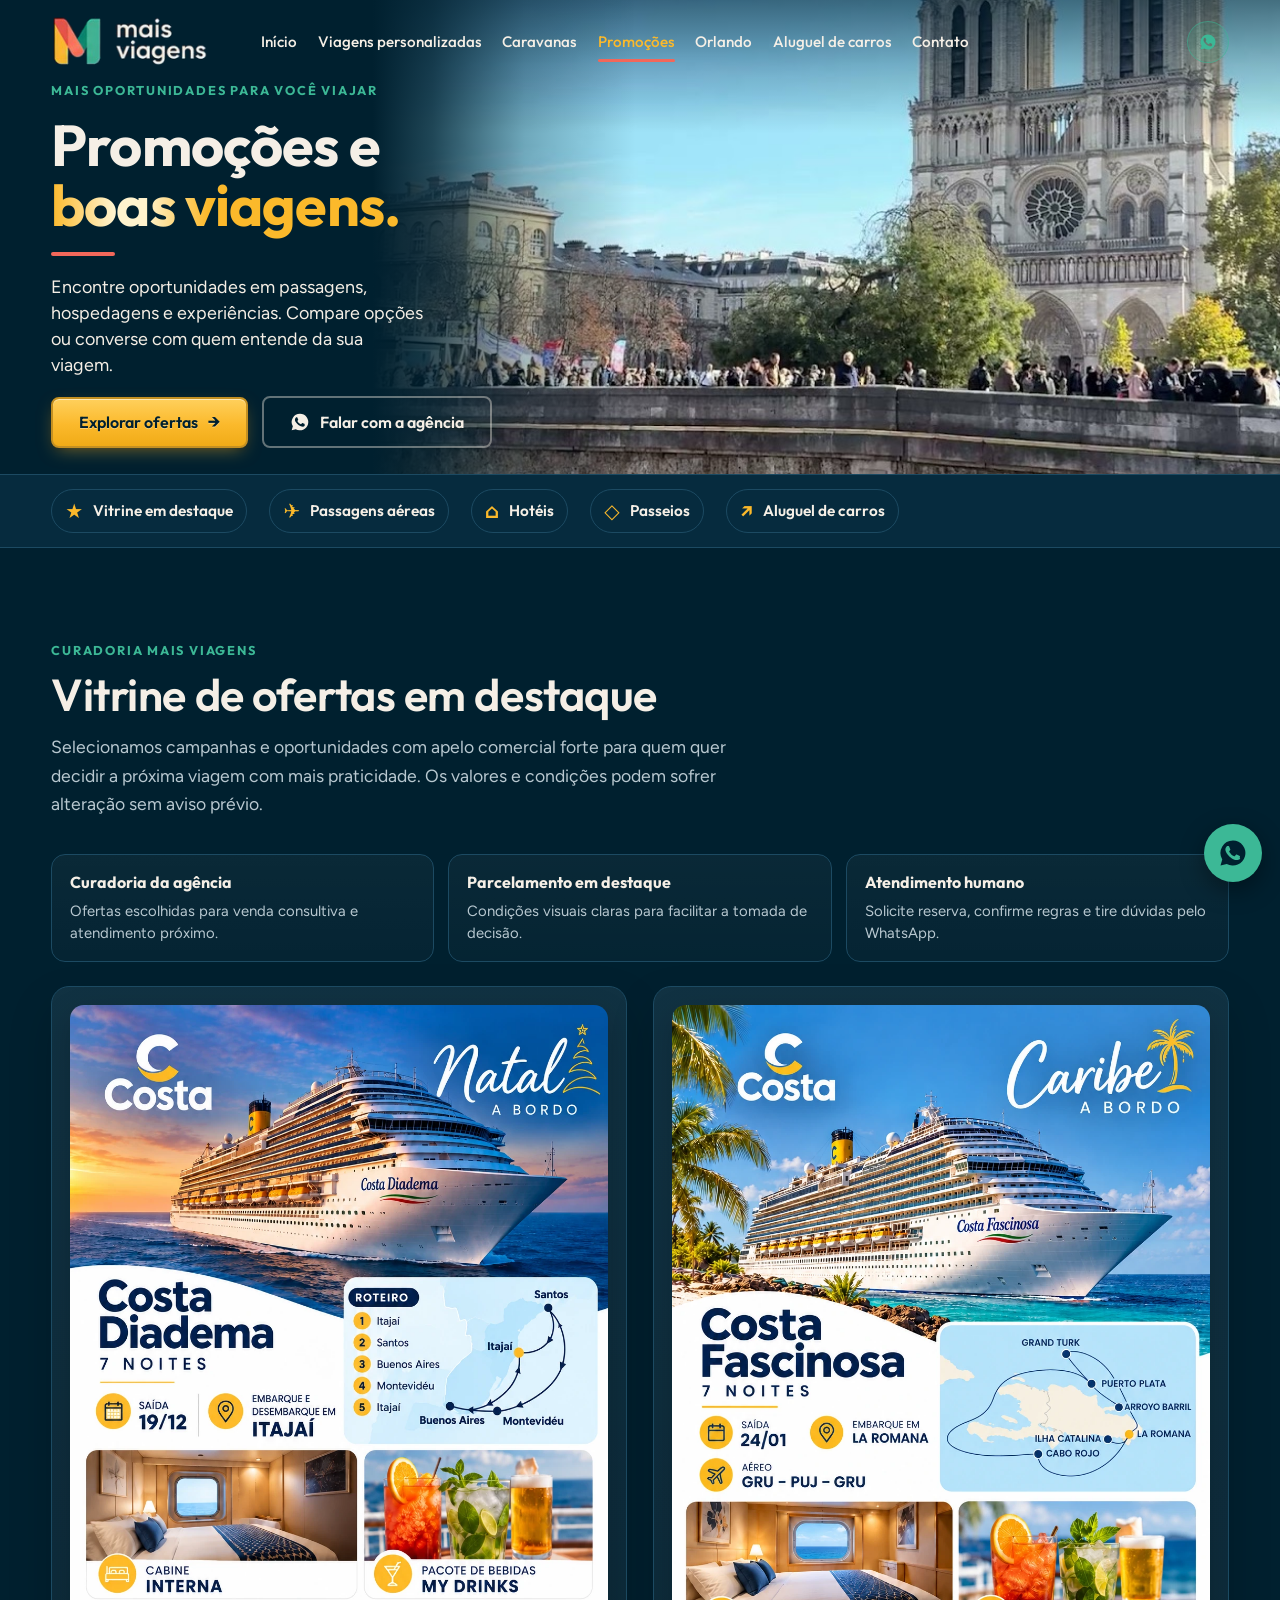
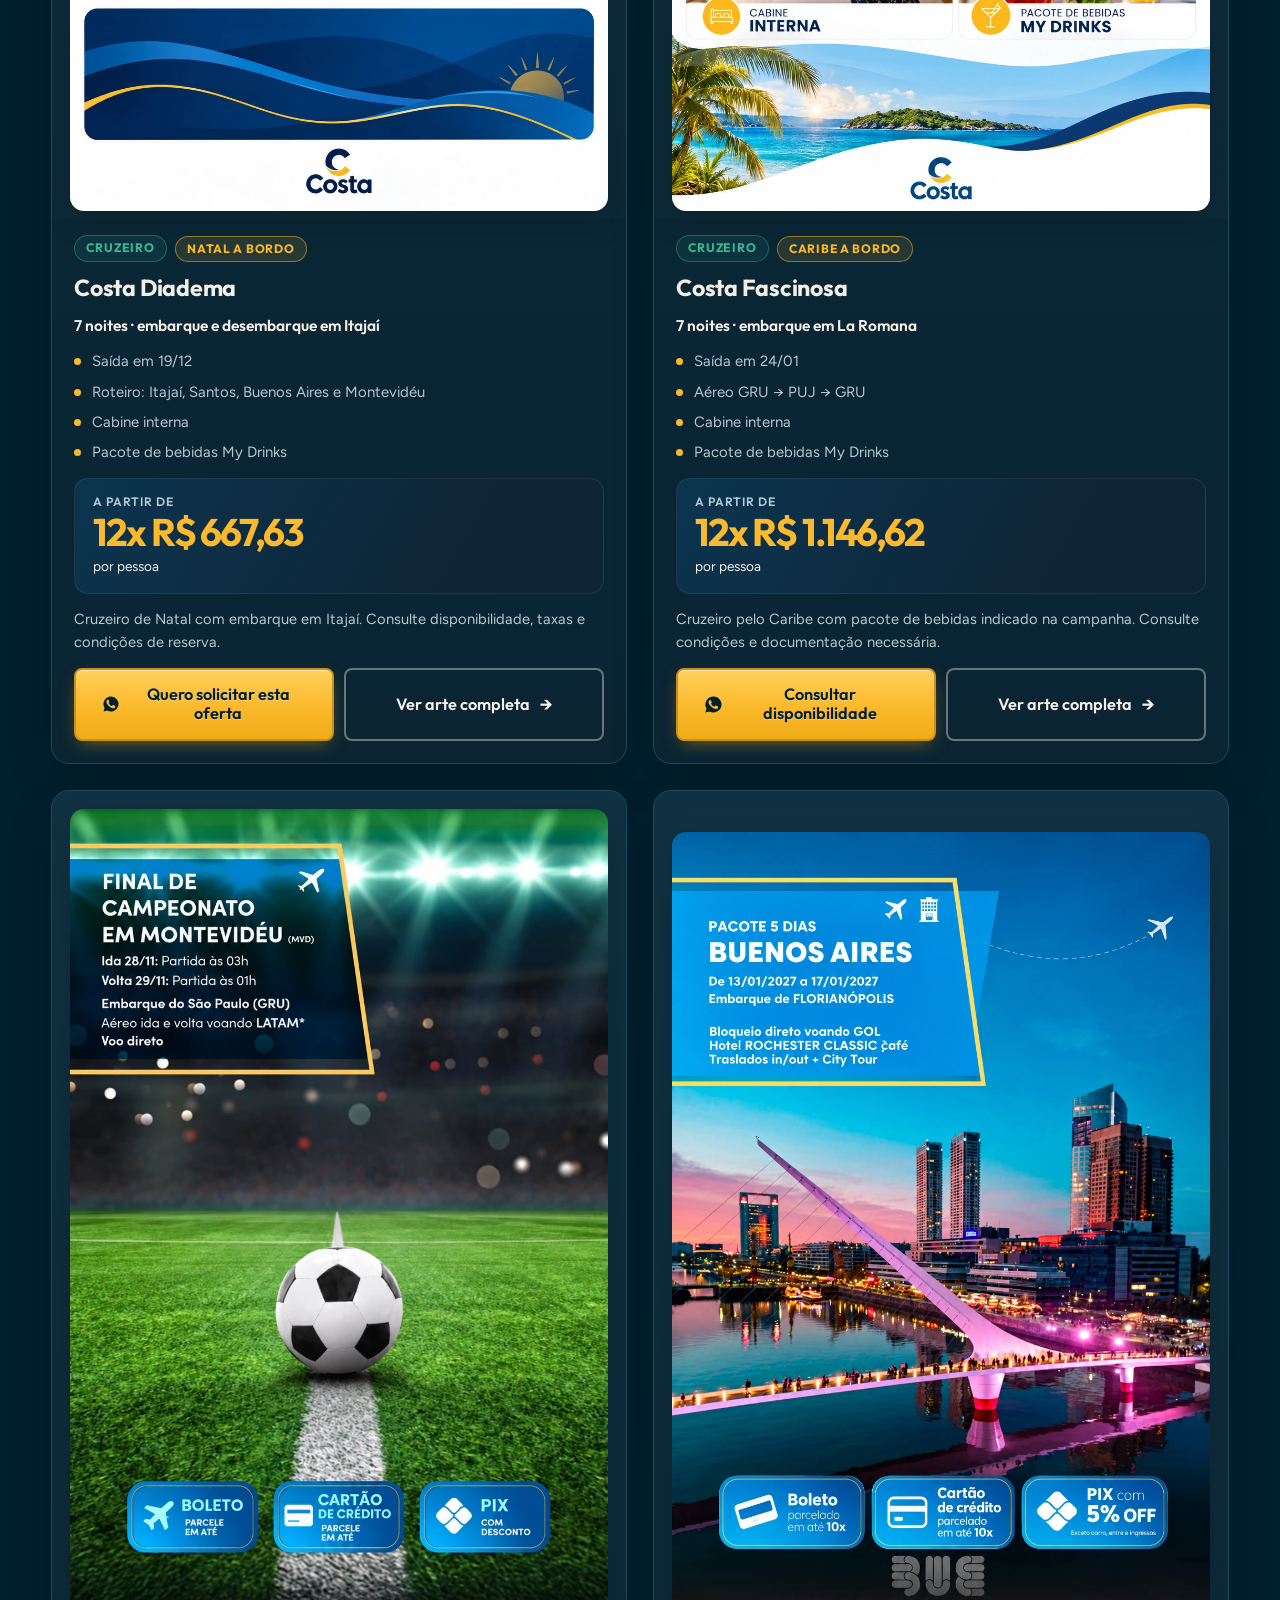
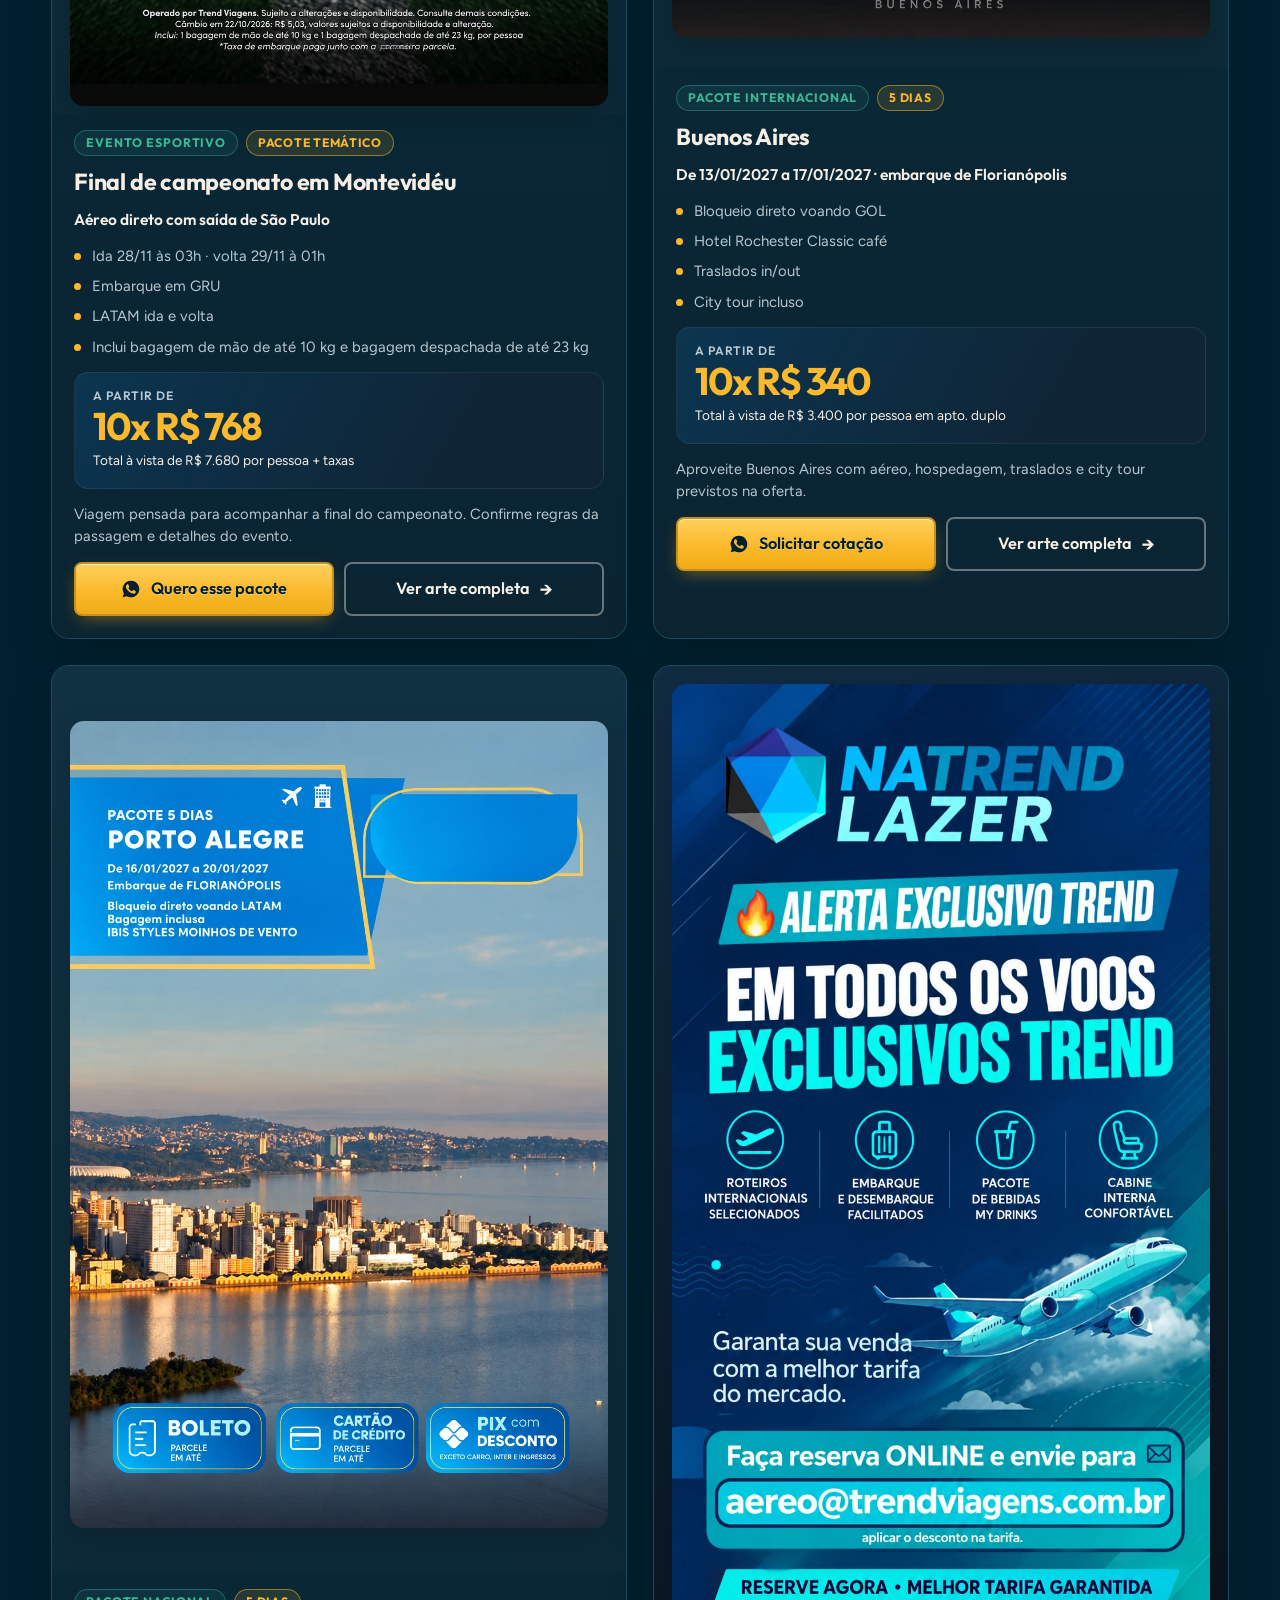
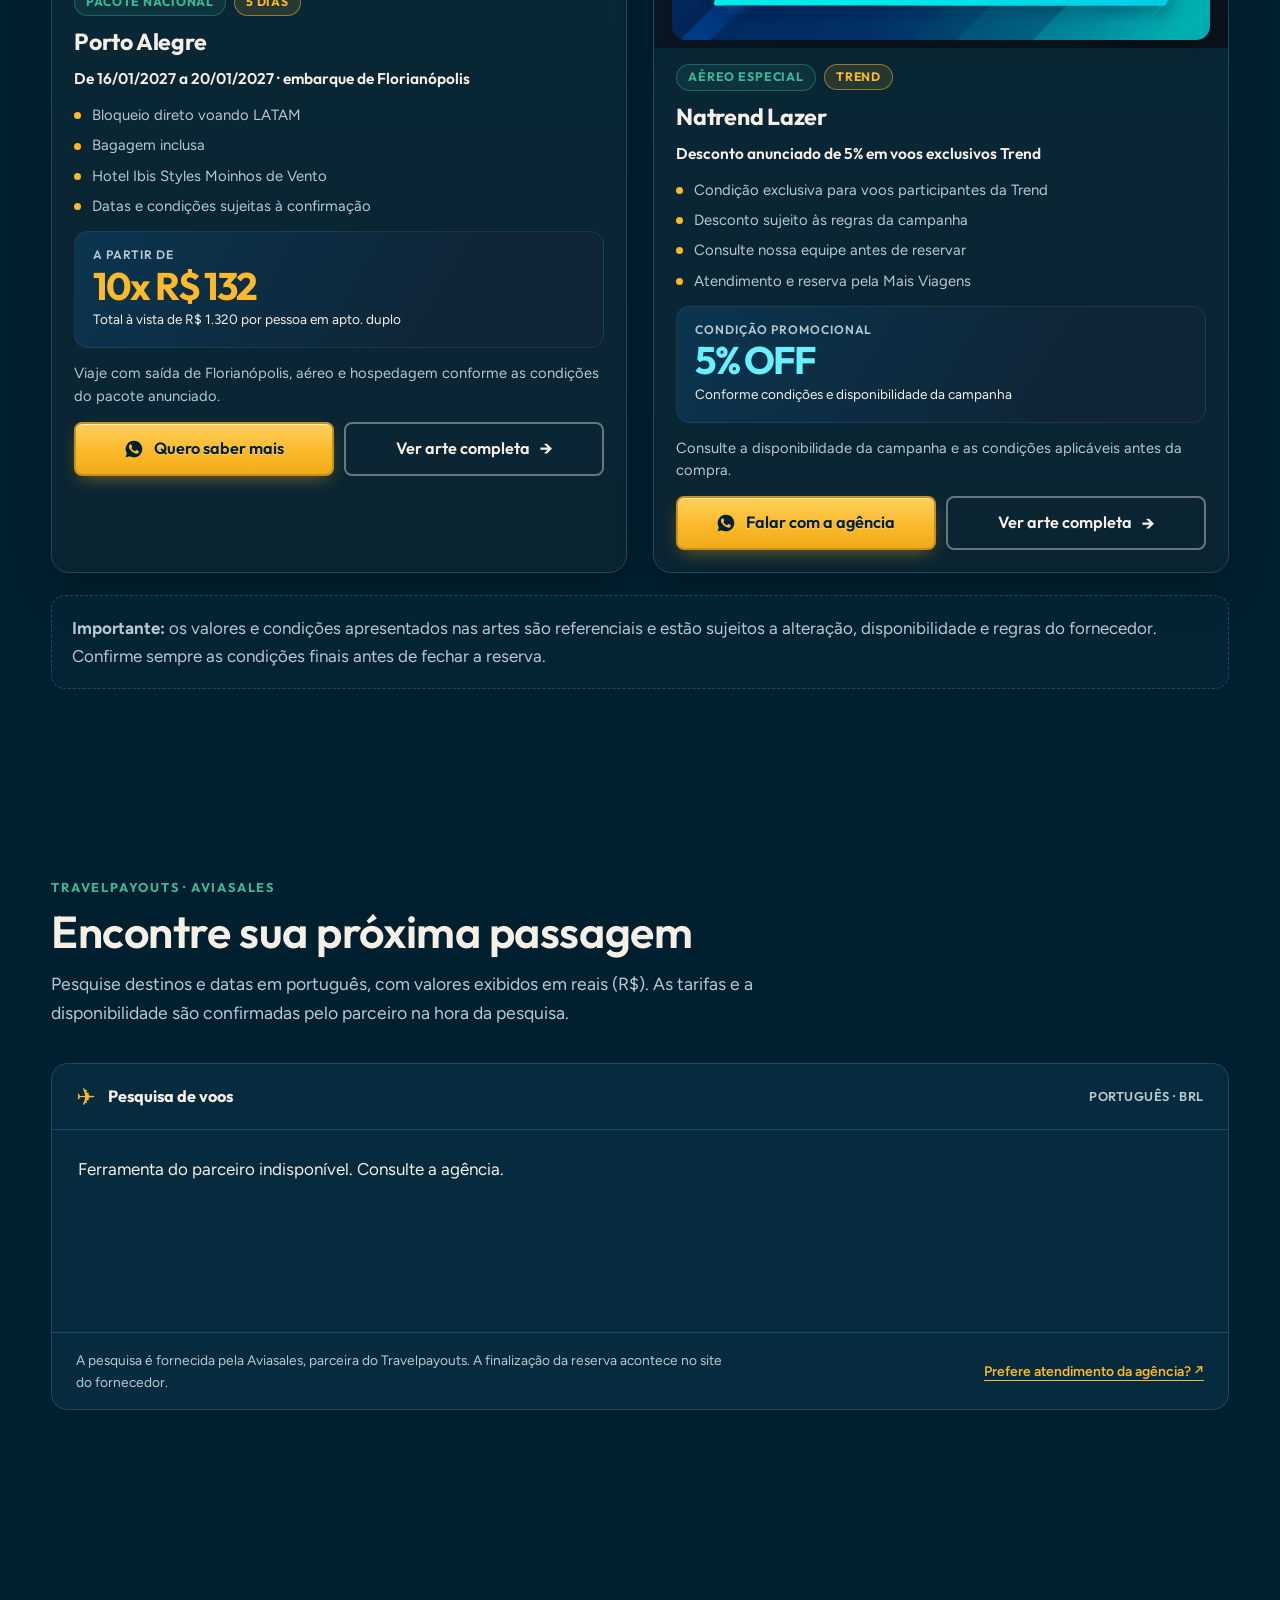
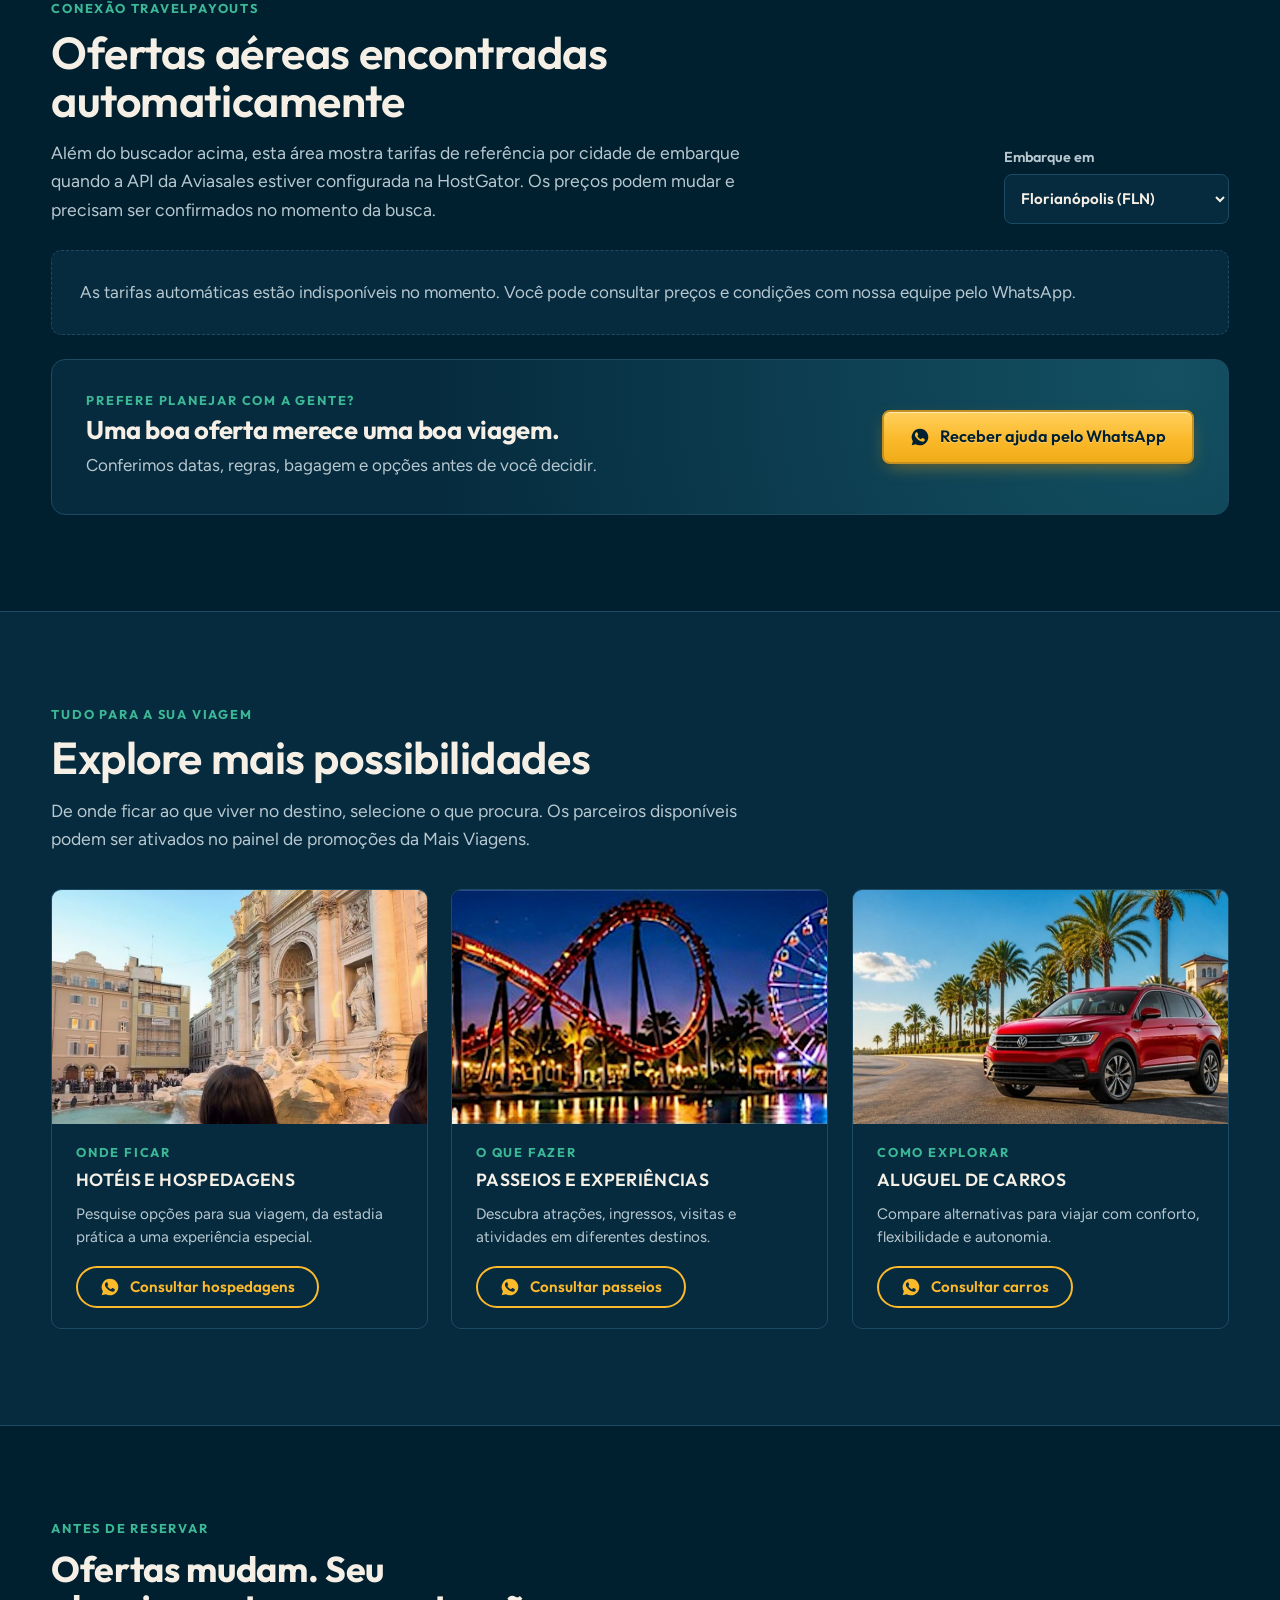
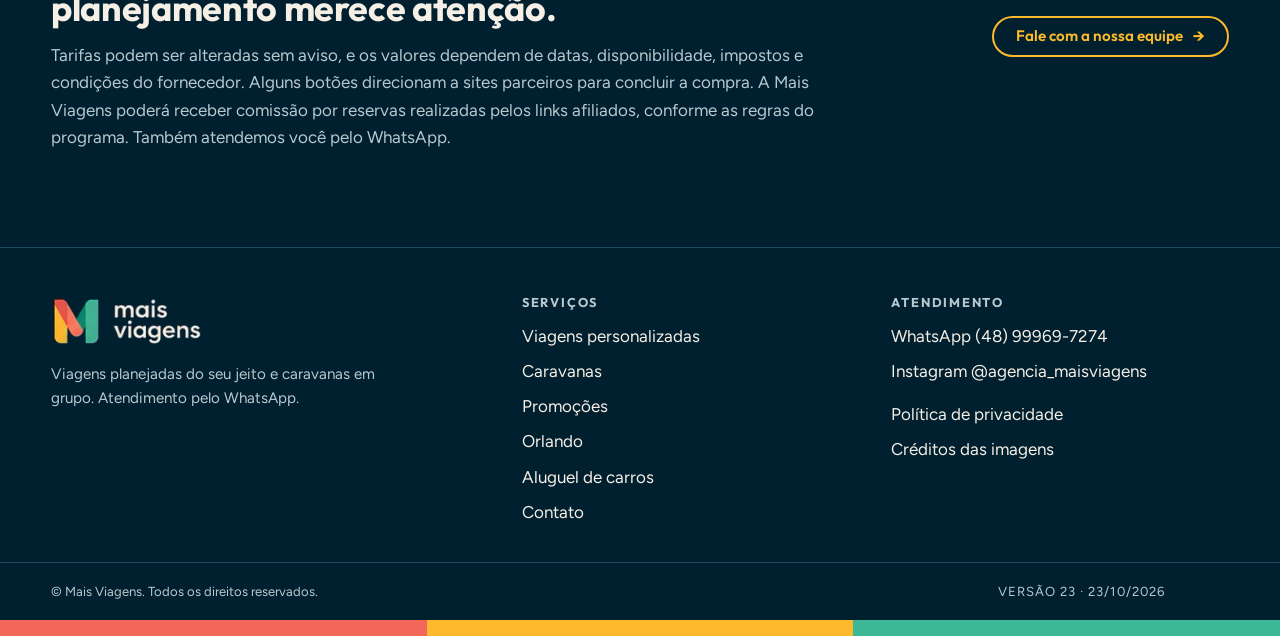
<file: promocoes.html>
<!doctype html>
<html lang="pt-BR">
<head>
<meta charset="utf-8">
<meta name="viewport" content="width=device-width, initial-scale=1, viewport-fit=cover">
<title>Promoções de viagens | Mais Viagens</title>
<meta name="description" content="Encontre oportunidades em passagens aéreas, hotéis, passeios e aluguel de carros com a Mais Viagens. Consulte as condições atualizadas.">
<meta property="og:type" content="website">
<meta property="og:title" content="Promoções de viagens | Mais Viagens">
<meta property="og:description" content="Encontre oportunidades em passagens aéreas, hotéis, passeios e aluguel de carros com a Mais Viagens. Consulte as condições atualizadas.">
<meta property="og:image" content="assets/img/europa-paris.jpg">
<meta name="theme-color" content="#00202f">
<link rel="icon" type="image/x-icon" href="/favicon-m-v24.ico?v=26">
<link rel="icon" type="image/png" sizes="32x32" href="/favicon-m-v24-32.png?v=26">
<link rel="icon" type="image/png" sizes="16x16" href="/favicon-m-v24-16.png?v=26">
<link rel="apple-touch-icon" sizes="180x180" href="/favicon-m-v24-180.png?v=26">
<link rel="preconnect" href="https://fonts.googleapis.com">
<link rel="preconnect" href="https://fonts.gstatic.com" crossorigin>
<link rel="stylesheet" href="https://fonts.googleapis.com/css2?family=Figtree:wght@400;500;600;700&family=Outfit:wght@400;500;600;700&display=swap">
<link rel="stylesheet" href="assets/css/estilo.css?v=26">
<link rel="stylesheet" href="assets/css/spell.css?v=23">
<link rel="canonical" href="https://portal.maisviagensbr.com.br/promocoes">
</head>
<body data-pagina="promocoes">
<a class="pular" href="#conteudo">Pular para o conteúdo</a>
<header class="topo">
  <div class="container topo-interno">
    <a class="marca" href="/"><img src="assets/img/logo.png" alt="Mais Viagens — página inicial" width="192" height="64"></a>
    <button class="botao-menu" type="button" aria-expanded="false" aria-controls="menu"><span aria-hidden="true"></span>Menu</button>
    <nav class="menu" id="menu" aria-label="Menu principal">
      <ul>
<li><a href="/">Início</a></li>
<li><a href="/viagens-personalizadas">Viagens personalizadas</a></li>
<li><a href="/caravanas">Caravanas</a></li>
<li><a href="/promocoes" aria-current="page">Promoções</a></li>
<li><a href="/orlando">Orlando</a></li>
<li><a href="/aluguel-de-carros">Aluguel de carros</a></li>
<li><a href="/contato">Contato</a></li>
      </ul>
    </nav>
    <a class="topo-whats" data-whats="inicio" href="/contato" aria-label="Falar pelo WhatsApp"><span data-contato="whatsapp">WhatsApp</span></a>
  </div>
</header>
<main id="conteudo">
<section class="hero hero-promocoes">
  <div class="hero-foto" style="--proporcao:2.4;--proporcao-cel:2.4"><img src="assets/img/europa-paris.jpg" alt="Paris, um dos destinos para explorar nas oportunidades de viagem" fetchpriority="high" width="2016" height="840" style="--pos:center;--pos-cel:center"></div>
  <div class="container hero-interno"><div class="hero-texto">
    <span class="rotulo">Mais oportunidades para você viajar</span>
    <h1>Promoções e <span class="destaque">boas viagens.</span></h1>
    <span class="traco" aria-hidden="true"></span>
    <p class="sub">Encontre oportunidades em passagens, hospedagens e experiências. Compare opções ou converse com quem entende da sua viagem.</p>
    <div class="acoes"><a class="botao botao-primario" href="#vitrine-ofertas">Explorar ofertas</a><a class="botao botao-claro botao-whats" data-whats="promocoes" href="/contato">Falar com a agência</a></div>
  </div></div>
</section>
<section class="promos-menu-atalhos" aria-label="Explore as ofertas"><div class="container promo-atalhos">
  <a href="#vitrine-ofertas"><span aria-hidden="true">★</span> Vitrine em destaque</a>
  <a href="#busca-passagens"><span aria-hidden="true">✈</span> Passagens aéreas</a>
  <a href="#outras-oportunidades"><span aria-hidden="true">⌂</span> Hotéis</a>
  <a href="#outras-oportunidades"><span aria-hidden="true">◇</span> Passeios</a>
  <a href="#outras-oportunidades"><span aria-hidden="true">↗</span> Aluguel de carros</a>
</div></section>
<section class="secao" id="vitrine-ofertas" aria-labelledby="titulo-vitrine-ofertas"><div class="container">
 <div class="cabeca"><span class="rotulo">Curadoria Mais Viagens</span><h2 id="titulo-vitrine-ofertas">Vitrine de ofertas em destaque</h2><p>Selecionamos campanhas e oportunidades com apelo comercial forte para quem quer decidir a próxima viagem com mais praticidade. Os valores e condições podem sofrer alteração sem aviso prévio.</p></div>
 <div class="vitrine-beneficios" aria-label="Diferenciais da vitrine">
  <div><strong>Curadoria da agência</strong><span>Ofertas escolhidas para venda consultiva e atendimento próximo.</span></div>
  <div><strong>Parcelamento em destaque</strong><span>Condições visuais claras para facilitar a tomada de decisão.</span></div>
  <div><strong>Atendimento humano</strong><span>Solicite reserva, confirme regras e tire dúvidas pelo WhatsApp.</span></div>
 </div>
 <div class="vitrine-grid">
  <article class="vitrine-card">
   <a class="vitrine-card-foto" href="assets/img/vitrine/costa-diadema.png" target="_blank" rel="noopener"><img src="assets/img/vitrine/costa-diadema.webp" decoding="async" alt="Oferta do cruzeiro Costa Diadema, Natal a bordo" loading="lazy"></a>
   <div class="vitrine-card-corpo">
    <div class="vitrine-card-topo"><span class="promo-categoria">Cruzeiro</span><span class="vitrine-tag">Natal a bordo</span></div>
    <h3>Costa Diadema</h3>
    <p class="vitrine-subtitulo">7 noites · embarque e desembarque em Itajaí</p>
    <ul class="vitrine-detalhes">
      <li>Saída em 19/12</li><li>Roteiro: Itajaí, Santos, Buenos Aires e Montevidéu</li><li>Cabine interna</li><li>Pacote de bebidas My Drinks</li>
    </ul>
    <div class="vitrine-preco"><span>A partir de</span><strong>12x R$ 667,63</strong><small>por pessoa</small></div>
    <p class="vitrine-observacao">Cruzeiro de Natal com embarque em Itajaí. Consulte disponibilidade, taxas e condições de reserva.</p>
    <div class="vitrine-acoes"><a class="botao botao-primario botao-whats" data-whats="promocoes" data-vitrine-produto="costa-diadema" href="/contato">Quero solicitar esta oferta</a><a class="botao botao-claro" href="assets/img/vitrine/costa-diadema.png" target="_blank" rel="noopener">Ver arte completa</a></div>
   </div>
  </article>

  <article class="vitrine-card">
   <a class="vitrine-card-foto" href="assets/img/vitrine/costa-fascinosa.png" target="_blank" rel="noopener"><img src="assets/img/vitrine/costa-fascinosa.webp" decoding="async" alt="Oferta do cruzeiro Costa Fascinosa, Caribe a bordo" loading="lazy"></a>
   <div class="vitrine-card-corpo">
    <div class="vitrine-card-topo"><span class="promo-categoria">Cruzeiro</span><span class="vitrine-tag">Caribe a bordo</span></div>
    <h3>Costa Fascinosa</h3>
    <p class="vitrine-subtitulo">7 noites · embarque em La Romana</p>
    <ul class="vitrine-detalhes">
      <li>Saída em 24/01</li><li>Aéreo GRU → PUJ → GRU</li><li>Cabine interna</li><li>Pacote de bebidas My Drinks</li>
    </ul>
    <div class="vitrine-preco"><span>A partir de</span><strong>12x R$ 1.146,62</strong><small>por pessoa</small></div>
    <p class="vitrine-observacao">Cruzeiro pelo Caribe com pacote de bebidas indicado na campanha. Consulte condições e documentação necessária.</p>
    <div class="vitrine-acoes"><a class="botao botao-primario botao-whats" data-whats="promocoes" data-vitrine-produto="costa-fascinosa" href="/contato">Consultar disponibilidade</a><a class="botao botao-claro" href="assets/img/vitrine/costa-fascinosa.png" target="_blank" rel="noopener">Ver arte completa</a></div>
   </div>
  </article>

  <article class="vitrine-card">
   <a class="vitrine-card-foto" href="assets/img/vitrine/montevideu-final.png" target="_blank" rel="noopener"><img src="assets/img/vitrine/montevideu-final.webp" decoding="async" alt="Oferta para final de campeonato em Montevidéu" loading="lazy"></a>
   <div class="vitrine-card-corpo">
    <div class="vitrine-card-topo"><span class="promo-categoria">Evento esportivo</span><span class="vitrine-tag">Pacote temático</span></div>
    <h3>Final de campeonato em Montevidéu</h3>
    <p class="vitrine-subtitulo">Aéreo direto com saída de São Paulo</p>
    <ul class="vitrine-detalhes">
      <li>Ida 28/11 às 03h · volta 29/11 à 01h</li><li>Embarque em GRU</li><li>LATAM ida e volta</li><li>Inclui bagagem de mão de até 10 kg e bagagem despachada de até 23 kg</li>
    </ul>
    <div class="vitrine-preco"><span>A partir de</span><strong>10x R$ 768</strong><small>Total à vista de R$ 7.680 por pessoa + taxas</small></div>
    <p class="vitrine-observacao">Viagem pensada para acompanhar a final do campeonato. Confirme regras da passagem e detalhes do evento.</p>
    <div class="vitrine-acoes"><a class="botao botao-primario botao-whats" data-whats="promocoes" data-vitrine-produto="montevideu-final" href="/contato">Quero esse pacote</a><a class="botao botao-claro" href="assets/img/vitrine/montevideu-final.png" target="_blank" rel="noopener">Ver arte completa</a></div>
   </div>
  </article>

  <article class="vitrine-card">
   <a class="vitrine-card-foto" href="assets/img/vitrine/buenos-aires.png" target="_blank" rel="noopener"><img src="assets/img/vitrine/buenos-aires.webp" decoding="async" alt="Oferta do pacote para Buenos Aires" loading="lazy"></a>
   <div class="vitrine-card-corpo">
    <div class="vitrine-card-topo"><span class="promo-categoria">Pacote internacional</span><span class="vitrine-tag">5 dias</span></div>
    <h3>Buenos Aires</h3>
    <p class="vitrine-subtitulo">De 13/01/2027 a 17/01/2027 · embarque de Florianópolis</p>
    <ul class="vitrine-detalhes">
      <li>Bloqueio direto voando GOL</li><li>Hotel Rochester Classic café</li><li>Traslados in/out</li><li>City tour incluso</li>
    </ul>
    <div class="vitrine-preco"><span>A partir de</span><strong>10x R$ 340</strong><small>Total à vista de R$ 3.400 por pessoa em apto. duplo</small></div>
    <p class="vitrine-observacao">Aproveite Buenos Aires com aéreo, hospedagem, traslados e city tour previstos na oferta.</p>
    <div class="vitrine-acoes"><a class="botao botao-primario botao-whats" data-whats="promocoes" data-vitrine-produto="buenos-aires" href="/contato">Solicitar cotação</a><a class="botao botao-claro" href="assets/img/vitrine/buenos-aires.png" target="_blank" rel="noopener">Ver arte completa</a></div>
   </div>
  </article>

  <article class="vitrine-card">
   <a class="vitrine-card-foto" href="assets/img/vitrine/porto-alegre.png" target="_blank" rel="noopener"><img src="assets/img/vitrine/porto-alegre.webp" decoding="async" alt="Oferta do pacote para Porto Alegre" loading="lazy"></a>
   <div class="vitrine-card-corpo">
    <div class="vitrine-card-topo"><span class="promo-categoria">Pacote nacional</span><span class="vitrine-tag">5 dias</span></div>
    <h3>Porto Alegre</h3>
    <p class="vitrine-subtitulo">De 16/01/2027 a 20/01/2027 · embarque de Florianópolis</p>
    <ul class="vitrine-detalhes">
      <li>Bloqueio direto voando LATAM</li><li>Bagagem inclusa</li><li>Hotel Ibis Styles Moinhos de Vento</li><li>Datas e condições sujeitas à confirmação</li>
    </ul>
    <div class="vitrine-preco"><span>A partir de</span><strong>10x R$ 132</strong><small>Total à vista de R$ 1.320 por pessoa em apto. duplo</small></div>
    <p class="vitrine-observacao">Viaje com saída de Florianópolis, aéreo e hospedagem conforme as condições do pacote anunciado.</p>
    <div class="vitrine-acoes"><a class="botao botao-primario botao-whats" data-whats="promocoes" data-vitrine-produto="porto-alegre" href="/contato">Quero saber mais</a><a class="botao botao-claro" href="assets/img/vitrine/porto-alegre.png" target="_blank" rel="noopener">Ver arte completa</a></div>
   </div>
  </article>

  <article class="vitrine-card vitrine-card-banner">
   <a class="vitrine-card-foto" href="assets/img/vitrine/trend-lazer.png" target="_blank" rel="noopener"><img src="assets/img/vitrine/trend-lazer.webp" decoding="async" alt="Campanha Natrend Lazer com 5 por cento de desconto garantido" loading="lazy"></a>
   <div class="vitrine-card-corpo">
    <div class="vitrine-card-topo"><span class="promo-categoria">Aéreo especial</span><span class="vitrine-tag">Trend</span></div>
    <h3>Natrend Lazer</h3>
    <p class="vitrine-subtitulo">Desconto anunciado de 5% em voos exclusivos Trend</p>
    <ul class="vitrine-detalhes">
      <li>Condição exclusiva para voos participantes da Trend</li><li>Desconto sujeito às regras da campanha</li><li>Consulte nossa equipe antes de reservar</li><li>Atendimento e reserva pela Mais Viagens</li>
    </ul>
    <div class="vitrine-preco vitrine-preco-destaque"><span>Condição promocional</span><strong>5% OFF</strong><small>Conforme condições e disponibilidade da campanha</small></div>
    <p class="vitrine-observacao">Consulte a disponibilidade da campanha e as condições aplicáveis antes da compra.</p>
    <div class="vitrine-acoes"><a class="botao botao-primario botao-whats" data-whats="promocoes" data-vitrine-produto="trend-lazer" href="/contato">Falar com a agência</a><a class="botao botao-claro" href="assets/img/vitrine/trend-lazer.png" target="_blank" rel="noopener">Ver arte completa</a></div>
   </div>
  </article>
 </div>
 <div class="vitrine-nota"><p><strong>Importante:</strong> os valores e condições apresentados nas artes são referenciais e estão sujeitos a alteração, disponibilidade e regras do fornecedor. Confirme sempre as condições finais antes de fechar a reserva.</p></div>
</div></section>
<section class="secao" id="busca-passagens" aria-labelledby="titulo-busca-passagens"><div class="container">
 <div class="cabeca"><span class="rotulo">Travelpayouts · Aviasales</span><h2 id="titulo-busca-passagens">Encontre sua próxima passagem</h2><p>Pesquise destinos e datas em português, com valores exibidos em reais (R$). As tarifas e a disponibilidade são confirmadas pelo parceiro na hora da pesquisa.</p></div>
 <div class="promo-busca-vitrine">
  <div class="promo-busca-identificacao"><span aria-hidden="true">✈</span><span>Pesquisa de voos</span><span class="promo-moeda">Português · BRL</span></div>
  <div class="promo-embed-aviasales" aria-label="Buscador de passagens aéreas da Aviasales">
   <div id="widget-principal-aviasales" class="widget-principal-dinamico"><p>Preparando o buscador de passagens…</p></div>
   <noscript><p>Ative o JavaScript para usar a pesquisa de passagens. Se preferir, solicite uma cotação diretamente com nossa equipe.</p></noscript>
  </div>
  <div class="promo-busca-rodape"><p>A pesquisa é fornecida pela Aviasales, parceira do Travelpayouts. A finalização da reserva acontece no site do fornecedor.</p><a class="promo-busca-atendimento botao-whats" data-whats="promocoes" href="/contato">Prefere atendimento da agência? <span aria-hidden="true">↗</span></a></div>
 </div>
</div></section>
<section class="secao" id="ofertas-aereas"><div class="container">
 <div class="promo-secao-titulo"><div class="cabeca"><span class="rotulo">Conexão Travelpayouts</span><h2>Ofertas aéreas encontradas automaticamente</h2><p>Além do buscador acima, esta área mostra tarifas de referência por cidade de embarque quando a API da Aviasales estiver configurada na HostGator. Os preços podem mudar e precisam ser confirmados no momento da busca.</p></div>
  <div class="promo-origem"><label for="origem-passagens">Embarque em</label><select id="origem-passagens" data-origem>
    <option value="FLN">Florianópolis (FLN)</option><option value="GRU">São Paulo (GRU)</option><option value="GIG">Rio de Janeiro (GIG)</option><option value="BSB">Brasília (BSB)</option>
  </select></div></div>
 <div id="status-ofertas" class="promo-status" role="status" aria-live="polite">Verificando oportunidades disponíveis…</div>
 <div class="promo-grade-ofertas" id="ofertas-automaticas" aria-live="polite" hidden></div>
 <div class="promo-contato-faixa"><div><span class="rotulo">Prefere planejar com a gente?</span><h3>Uma boa oferta merece uma boa viagem.</h3><p>Conferimos datas, regras, bagagem e opções antes de você decidir.</p></div><a class="botao botao-primario botao-whats" data-whats="promocoes" href="/contato">Receber ajuda pelo WhatsApp</a></div>
</div></section>
<section class="secao secao-faixa" id="outras-oportunidades"><div class="container">
 <div class="cabeca"><span class="rotulo">Tudo para a sua viagem</span><h2>Explore mais possibilidades</h2><p>De onde ficar ao que viver no destino, selecione o que procura. Os parceiros disponíveis podem ser ativados no painel de promoções da Mais Viagens.</p></div>
 <div class="grade grade-3 promo-servicos">
  <article class="card promo-servico"><div class="card-foto"><img src="assets/img/viagem-personalizada-roma.jpg" alt="Viagem com hospedagem em destinos internacionais" loading="lazy"></div><div class="card-corpo"><span class="rotulo">Onde ficar</span><h3>Hotéis e hospedagens</h3><p>Pesquise opções para sua viagem, da estadia prática a uma experiência especial.</p><a class="botao botao-contorno card-rodape botao-whats" data-whats="promocoesHoteis" href="/contato">Consultar hospedagens</a></div></article>
  <article class="card promo-servico"><div class="card-foto"><img src="assets/img/orlando-parques.jpg" alt="Experiências e parques para viagens em família" loading="lazy"></div><div class="card-corpo"><span class="rotulo">O que fazer</span><h3>Passeios e experiências</h3><p>Descubra atrações, ingressos, visitas e atividades em diferentes destinos.</p><a class="botao botao-contorno card-rodape botao-whats" data-whats="promocoesPasseios" href="/contato">Consultar passeios</a></div></article>
  <article class="card promo-servico"><div class="card-foto"><img src="assets/img/carro-tiguan.jpg" alt="Carro para explorar o destino com liberdade" loading="lazy"></div><div class="card-corpo"><span class="rotulo">Como explorar</span><h3>Aluguel de carros</h3><p>Compare alternativas para viajar com conforto, flexibilidade e autonomia.</p><a class="botao botao-contorno card-rodape botao-whats" data-whats="promocoesCarros" href="/contato">Consultar carros</a></div></article>
 </div>
</div></section>
<section class="secao" id="promocoes-selecionadas" hidden><div class="container">
 <div class="cabeca"><span class="rotulo">Ofertas de parceiros</span><h2>Promoções selecionadas</h2><p>Campanhas e condições divulgadas pelos parceiros, com links fornecidos pela conta da Mais Viagens.</p></div>
 <div class="promo-filtros" role="group" aria-label="Filtrar promoções"><button class="promo-filtro ativo" type="button" data-filtro="todas" aria-pressed="true">Todas</button><button class="promo-filtro" type="button" data-filtro="passagens" aria-pressed="false">Passagens</button><button class="promo-filtro" type="button" data-filtro="hoteis" aria-pressed="false">Hotéis</button><button class="promo-filtro" type="button" data-filtro="passeios" aria-pressed="false">Passeios</button><button class="promo-filtro" type="button" data-filtro="carros" aria-pressed="false">Carros</button><button class="promo-filtro" type="button" data-filtro="traslados" aria-pressed="false">Traslados</button><button class="promo-filtro" type="button" data-filtro="esim" aria-pressed="false">Internet/eSIM</button></div>
 <div id="promo-selecionadas-grade" class="promo-grade-ofertas"></div>
 <p class="promo-vazio-filtro" id="promo-vazio-filtro" hidden>Nenhuma promoção nessa categoria no momento.</p>
</div></section>
<section class="secao secao-faixa" id="pesquisa-parceiros" hidden><div class="container">
 <div class="cabeca"><span class="rotulo">Ferramentas de pesquisa</span><h2>Busque com nossos parceiros</h2><p>Ferramentas fornecidas pelos programas de afiliados ativos no Travelpayouts. A disponibilidade e as condições são informadas pelo parceiro.</p></div>
 <div id="widgets-travelpayouts" class="promo-widget-grade"></div>
</div></section>
<section class="secao"><div class="container promo-rodape-aviso">
 <div><span class="rotulo">Antes de reservar</span><h2>Ofertas mudam. Seu planejamento merece atenção.</h2><p>Tarifas podem ser alteradas sem aviso, e os valores dependem de datas, disponibilidade, impostos e condições do fornecedor. Alguns botões direcionam a sites parceiros para concluir a compra. A Mais Viagens poderá receber comissão por reservas realizadas pelos links afiliados, conforme as regras do programa. Também atendemos você pelo WhatsApp.</p></div>
 <a class="botao botao-contorno" href="/contato">Fale com a nossa equipe</a>
</div></section>
</main>
<footer class="rodape">
  <div class="container">
    <div class="rodape-grade">
      <div>
        <a class="marca" href="/"><img src="assets/img/logo.png" alt="Mais Viagens" width="192" height="64"></a>
        <p>Viagens planejadas do seu jeito e caravanas em grupo. Atendimento pelo WhatsApp.</p>
      </div>
      <nav aria-label="Serviços">
        <h2>Serviços</h2>
        <ul>
<li><a href="/viagens-personalizadas">Viagens personalizadas</a></li>
<li><a href="/caravanas">Caravanas</a></li>
<li><a href="/promocoes">Promoções</a></li>
<li><a href="/orlando">Orlando</a></li>
<li><a href="/aluguel-de-carros">Aluguel de carros</a></li>
<li><a href="/contato">Contato</a></li>
        </ul>
      </nav>
      <div>
        <h2>Atendimento</h2>
        <ul>
          <li><a data-whats="promocoes" href="/contato">WhatsApp <span data-contato="whatsapp"></span></a></li>
          <li><a data-contato="instagram-link" href="/contato">Instagram <span data-contato="instagram"></span></a></li>
          <li><span data-contato="cidade"></span></li>
          <li><a href="/privacidade">Política de privacidade</a></li>
          <li><a href="/privacidade#creditos">Créditos das imagens</a></li>
        </ul>
      </div>
    </div>
  </div>
  <div class="container rodape-base">
    <span>© Mais Viagens. Todos os direitos reservados.</span>
    <span class="versao" data-versao></span>
  </div>
  <div class="tricolor" aria-hidden="true"><span></span><span></span><span></span></div>
</footer>
<a class="whats-flutuante" data-whats="promocoes" href="/contato" aria-label="Falar com a Mais Viagens pelo WhatsApp"></a>
<script src="assets/js/conteudo.js?v=23"></script>
<script src="assets/js/site.js?v=23"></script>
<script src="assets/js/spell.js?v=23"></script>
<script src="assets/js/promocoes.js" defer></script>
<script src="assets/js/vitrine.js?v=26" defer></script>
</body>
</html>
</file>
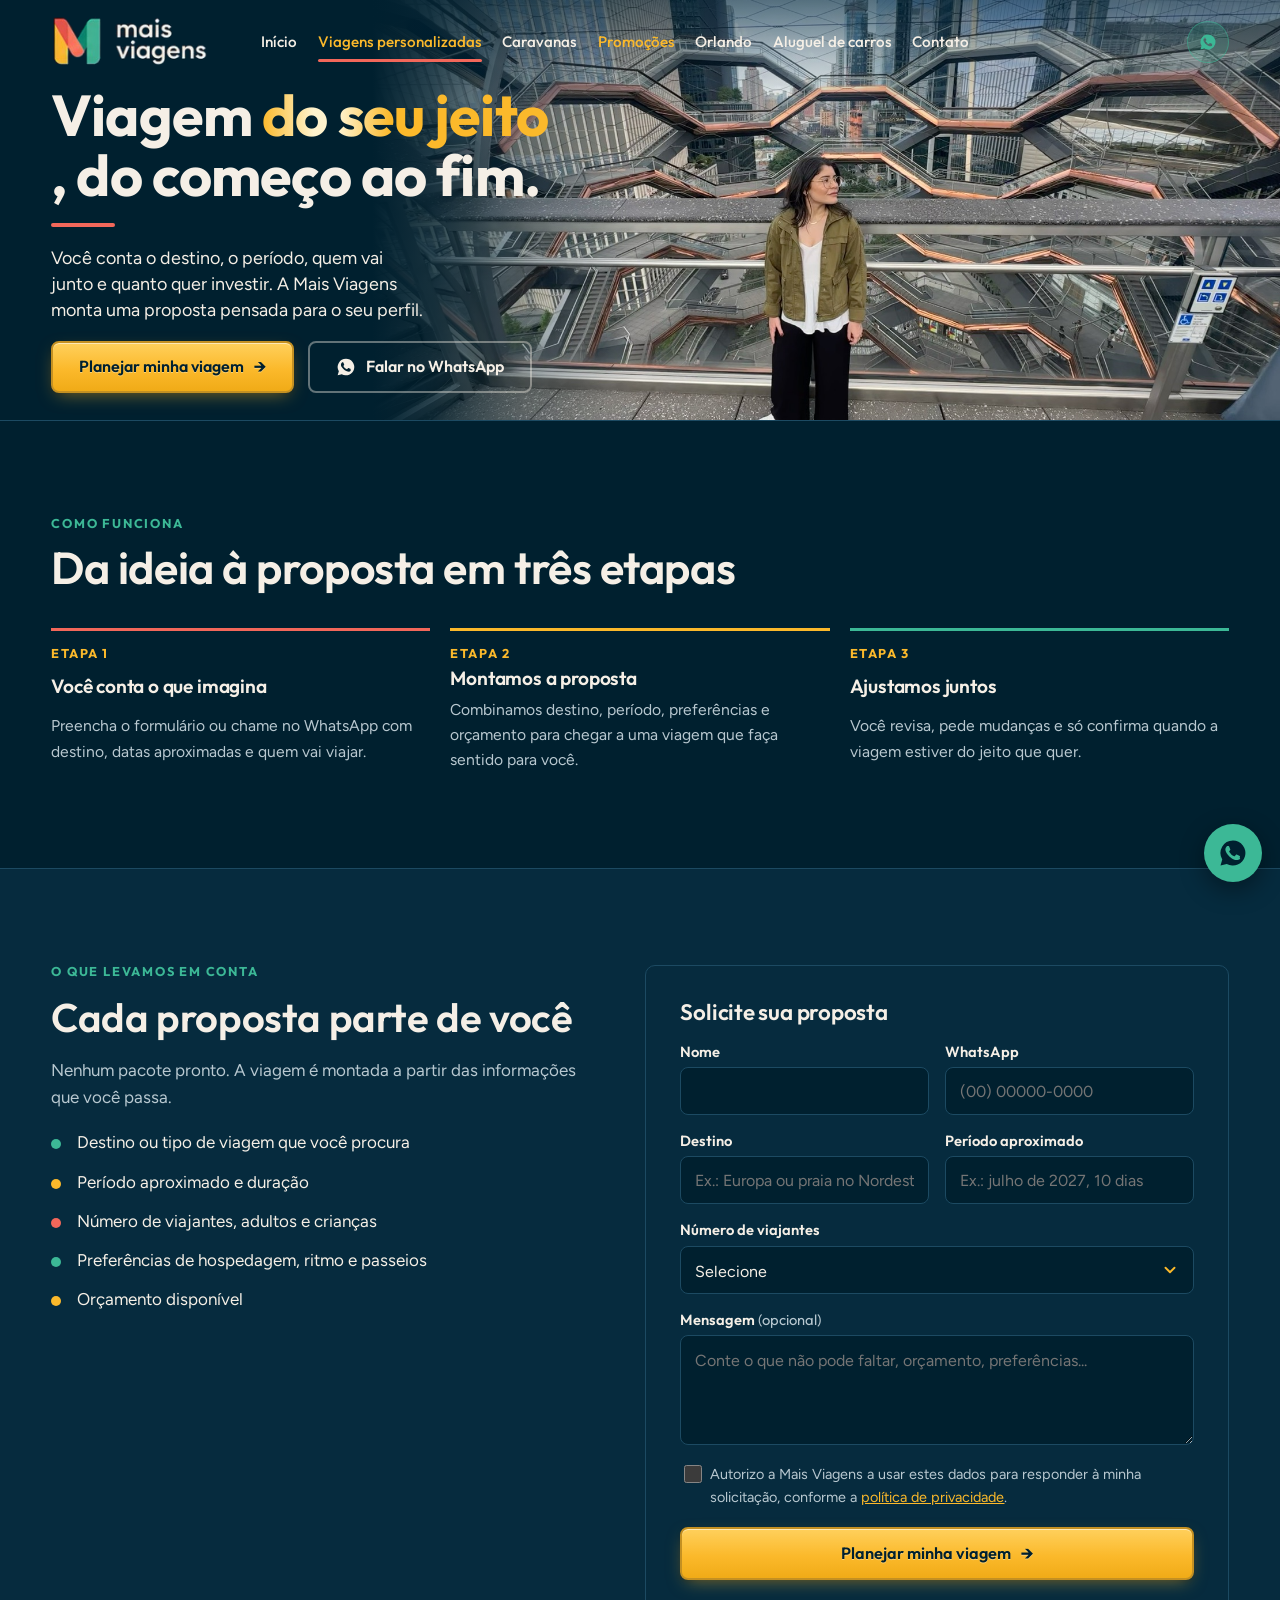
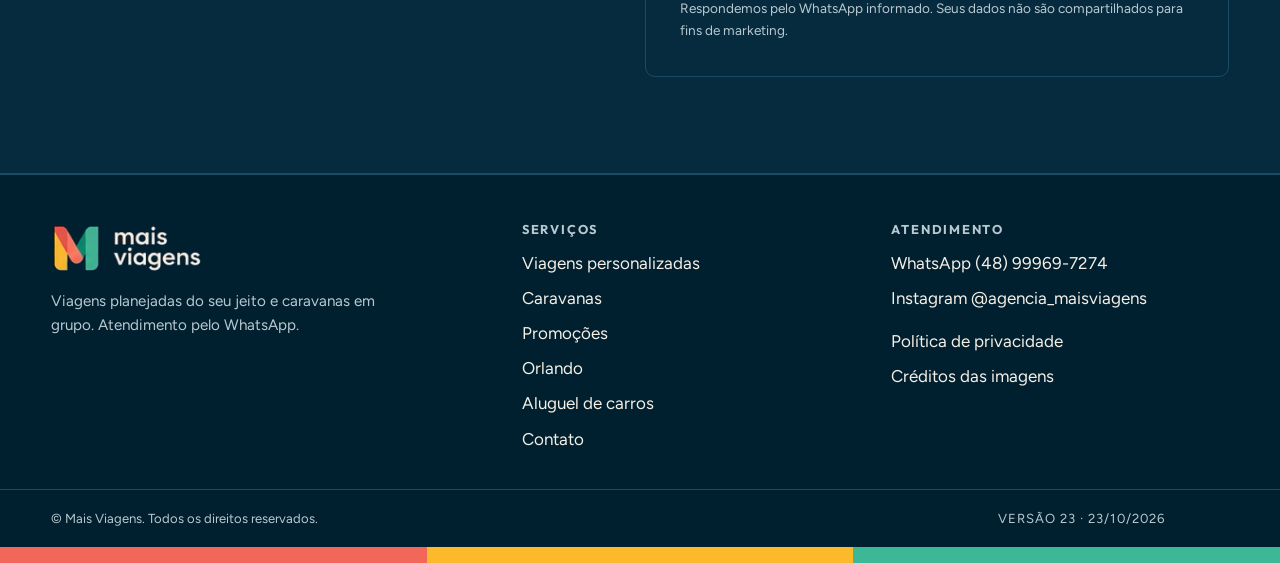
<file: viagens-personalizadas.html>
<!doctype html>
<html lang="pt-BR">
<head>
<meta charset="utf-8">
<meta name="viewport" content="width=device-width, initial-scale=1, viewport-fit=cover">
<title>Viagens personalizadas | Mais Viagens</title>
<meta name="description" content="Conte destino, datas, número de viajantes e orçamento. A Mais Viagens monta uma proposta de viagem sob medida para você.">
<meta property="og:type" content="website">
<meta property="og:title" content="Viagens personalizadas | Mais Viagens">
<meta property="og:description" content="Conte destino, datas, número de viajantes e orçamento. A Mais Viagens monta uma proposta de viagem sob medida para você.">
<meta property="og:image" content="assets/img/nova-york-vessel.jpg">
<meta name="theme-color" content="#00202f">
<link rel="icon" type="image/x-icon" href="/favicon-m-v24.ico?v=26">
<link rel="icon" type="image/png" sizes="32x32" href="/favicon-m-v24-32.png?v=26">
<link rel="icon" type="image/png" sizes="16x16" href="/favicon-m-v24-16.png?v=26">
<link rel="apple-touch-icon" sizes="180x180" href="/favicon-m-v24-180.png?v=26">
<link rel="preconnect" href="https://fonts.googleapis.com">
<link rel="preconnect" href="https://fonts.gstatic.com" crossorigin>
<link rel="stylesheet" href="https://fonts.googleapis.com/css2?family=Figtree:wght@400;500;600;700&family=Outfit:wght@400;500;600;700&display=swap">
<link rel="stylesheet" href="assets/css/estilo.css?v=23">
<link rel="stylesheet" href="assets/css/spell.css?v=23">
<link rel="canonical" href="https://portal.maisviagensbr.com.br/viagens-personalizadas">
</head>
<body data-pagina="personalizadas">
<a class="pular" href="#conteudo">Pular para o conteúdo</a>
<header class="topo">
  <div class="container topo-interno">
    <a class="marca" href="/"><img src="assets/img/logo.png" alt="Mais Viagens — página inicial" width="192" height="64"></a>
    <button class="botao-menu" type="button" aria-expanded="false" aria-controls="menu"><span aria-hidden="true"></span>Menu</button>
    <nav class="menu" id="menu" aria-label="Menu principal">
      <ul>
<li><a href="/">Início</a></li>
<li><a href="/viagens-personalizadas" aria-current="page">Viagens personalizadas</a></li>
<li><a href="/caravanas">Caravanas</a></li>
<li><a href="/promocoes">Promoções</a></li>
<li><a href="/orlando">Orlando</a></li>
<li><a href="/aluguel-de-carros">Aluguel de carros</a></li>
<li><a href="/contato">Contato</a></li>
      </ul>
    </nav>
    <a class="topo-whats" data-whats="inicio" href="/contato" aria-label="Falar pelo WhatsApp"><span data-contato="whatsapp">WhatsApp</span></a>
  </div>
</header>
<main id="conteudo">
<section class="hero">
  <div class="hero-foto" style="--proporcao:2.4;--proporcao-cel:2.4"><img src="assets/img/nova-york-vessel.jpg" alt="Viajante no Vessel, em Hudson Yards, Nova York" style="--pos:center 40%;--pos-cel:center 40%" fetchpriority="high" width="2016" height="840"></div>
  <div class="container hero-interno">
    <div class="hero-texto">
      <h1>Viagem <span class="destaque">do seu jeito</span>, do começo ao fim.</h1>
      <span class="traco" aria-hidden="true"></span>
      <p class="sub">Você conta o destino, o período, quem vai junto e quanto quer investir. A Mais Viagens monta uma proposta pensada para o seu perfil.</p>
      <div class="acoes"><a class="botao botao-primario" href="#formulario">Planejar minha viagem</a><a class="botao botao-claro botao-whats" data-whats="personalizadas" href="/contato">Falar no WhatsApp</a></div>
    </div>
  </div>
</section>
<section class="secao">
  <div class="container">
    <div class="cabeca">
      <span class="rotulo">Como funciona</span>
      <h2>Da ideia à proposta em três etapas</h2>
    </div>
    <ol class="etapas">
      <li><h3>Você conta o que imagina</h3><p>Preencha o formulário ou chame no WhatsApp com destino, datas aproximadas e quem vai viajar.</p></li>
      <li><h3>Montamos a proposta</h3><p>Combinamos destino, período, preferências e orçamento para chegar a uma viagem que faça sentido para você.</p></li>
      <li><h3>Ajustamos juntos</h3><p>Você revisa, pede mudanças e só confirma quando a viagem estiver do jeito que quer.</p></li>
    </ol>
  </div>
</section>

<section class="secao secao-faixa">
  <div class="container duas">
    <div class="texto-lateral">
      <span class="rotulo">O que levamos em conta</span>
      <h2>Cada proposta parte de você</h2>
      <p>Nenhum pacote pronto. A viagem é montada a partir das informações que você passa.</p>
      <ul class="lista">
        <li>Destino ou tipo de viagem que você procura</li>
        <li>Período aproximado e duração</li>
        <li>Número de viajantes, adultos e crianças</li>
        <li>Preferências de hospedagem, ritmo e passeios</li>
        <li>Orçamento disponível</li>
      </ul>
    </div>
<form class="form" id="formulario" data-form="viagem_personalizada" data-titulo="Viagem personalizada — pedido pelo site" novalidate>
  <h3>Solicite sua proposta</h3>
  <div class="campos">
    <div class="campo"><label for="vp-nome">Nome</label><input id="vp-nome" name="vp-nome" type="text" data-rotulo="Nome" required autocomplete="name"><span class="msg-erro" id="vp-nome-erro" hidden>Preencha este campo.</span></div><div class="campo"><label for="vp-whatsapp">WhatsApp</label><input id="vp-whatsapp" name="vp-whatsapp" type="tel" data-rotulo="WhatsApp" required autocomplete="tel" inputmode="tel" placeholder="(00) 00000-0000"><span class="msg-erro" id="vp-whatsapp-erro" hidden>Informe o WhatsApp com DDD.</span></div><div class="campo"><label for="vp-destino">Destino</label><input id="vp-destino" name="vp-destino" type="text" data-rotulo="Destino" required placeholder="Ex.: Europa ou praia no Nordeste"><span class="msg-erro" id="vp-destino-erro" hidden>Preencha este campo.</span></div><div class="campo"><label for="vp-periodo">Período aproximado</label><input id="vp-periodo" name="vp-periodo" type="text" data-rotulo="Período aproximado" required placeholder="Ex.: julho de 2027, 10 dias"><span class="msg-erro" id="vp-periodo-erro" hidden>Preencha este campo.</span></div><div class="campo campo-inteiro"><label for="vp-viajantes">Número de viajantes</label><select id="vp-viajantes" name="vp-viajantes" data-rotulo="Número de viajantes" required><option value="">Selecione</option><option>1 pessoa</option><option>2 pessoas</option><option>3 pessoas</option><option>4 pessoas</option><option>5 pessoas</option><option>6 pessoas</option><option>7 a 10 pessoas</option><option>Mais de 10 pessoas</option></select><span class="msg-erro" id="vp-viajantes-erro" hidden>Escolha o número de viajantes.</span></div><div class="campo campo-inteiro"><label for="vp-mensagem">Mensagem <span class="opcional">(opcional)</span></label><textarea id="vp-mensagem" name="vp-mensagem" data-rotulo="Mensagem" placeholder="Conte o que não pode faltar, orçamento, preferências..."></textarea></div>
  </div>
  <div class="pote" aria-hidden="true"><label for="vp-empresa">Empresa</label><input id="vp-empresa" name="empresa" tabindex="-1" autocomplete="off"></div>
  <div class="consentimento">
    <input type="checkbox" id="vp-aceite" required>
    <label for="vp-aceite">Autorizo a Mais Viagens a usar estes dados para responder à minha solicitação, conforme a <a href="/privacidade">política de privacidade</a>.</label>
    <span class="msg-erro" id="vp-aceite-erro" hidden style="grid-column:2">Marque a autorização para continuar.</span>
  </div>
  <button type="submit" class="botao botao-primario">Planejar minha viagem</button>
  <p class="aviso-form">Respondemos pelo WhatsApp informado. Seus dados não são compartilhados para fins de marketing.</p>
</form>
  </div>
</section>

</main>
<footer class="rodape">
  <div class="container">
    <div class="rodape-grade">
      <div>
        <a class="marca" href="/"><img src="assets/img/logo.png" alt="Mais Viagens" width="192" height="64"></a>
        <p>Viagens planejadas do seu jeito e caravanas em grupo. Atendimento pelo WhatsApp.</p>
      </div>
      <nav aria-label="Serviços">
        <h2>Serviços</h2>
        <ul>
<li><a href="/viagens-personalizadas">Viagens personalizadas</a></li>
<li><a href="/caravanas">Caravanas</a></li>
<li><a href="/promocoes">Promoções</a></li>
<li><a href="/orlando">Orlando</a></li>
<li><a href="/aluguel-de-carros">Aluguel de carros</a></li>
<li><a href="/contato">Contato</a></li>
        </ul>
      </nav>
      <div>
        <h2>Atendimento</h2>
        <ul>
          <li><a data-whats="personalizadas" href="/contato">WhatsApp <span data-contato="whatsapp"></span></a></li>
          <li><a data-contato="instagram-link" href="/contato">Instagram <span data-contato="instagram"></span></a></li>
          <li><span data-contato="cidade"></span></li>
          <li><a href="/privacidade">Política de privacidade</a></li>
          <li><a href="/privacidade#creditos">Créditos das imagens</a></li>
        </ul>
      </div>
    </div>
  </div>
  <div class="container rodape-base">
    <span>© Mais Viagens. Todos os direitos reservados.</span>
    <span class="versao" data-versao></span>
  </div>
  <div class="tricolor" aria-hidden="true"><span></span><span></span><span></span></div>
</footer>
<a class="whats-flutuante" data-whats="personalizadas" href="/contato" aria-label="Falar com a Mais Viagens pelo WhatsApp"></a>
<script src="assets/js/conteudo.js?v=23"></script>
<script src="assets/js/site.js?v=23"></script>
<script src="assets/js/spell.js?v=23"></script>
</body>
</html>
</file>
<file: assets/css/estilo.css>
/* Mais Viagens — layout: fundo azul petróleo contínuo, hero com texto à esquerda e foto que se dissolve no fundo, cards com borda fina, faixa tricolor no rodapé */
:root {
  --petroleo: #00202f;
  --petroleo-2: #062b3e;
  --petroleo-3: #0c3850;
  --linha: #1c4a62;
  --texto: #f5efe6;
  --texto-2: #b8c8d0;
  --amarelo: #fbb92b;
  --amarelo-escuro: #e9a514;
  --coral: #f2675a;
  --menta: #3cb896;
  --erro: #ff8f80;
  --display: "Outfit", "Avenir Next", "Segoe UI", system-ui, sans-serif;
  --corpo: "Figtree", "Avenir Next", "Segoe UI", system-ui, sans-serif;
  --raio: 10px;
  --largura: 1600px;
  --gutter: clamp(16px, 4vw, 64px);
  --altura-topo: 84px;
  color-scheme: dark;
}

*, *::before, *::after { box-sizing: border-box; }
html { scroll-behavior: smooth; }
@media (prefers-reduced-motion: reduce) { html { scroll-behavior: auto; } *, *::before, *::after { transition: none !important; animation: none !important; } }
body { margin: 0; background: var(--petroleo); color: var(--texto); font: 400 1.0625rem/1.6 var(--corpo); -webkit-font-smoothing: antialiased; }
img { max-width: 100%; display: block; }
a { color: inherit; }
h1, h2, h3 { font-family: var(--display); line-height: 1.08; margin: 0; text-wrap: balance; letter-spacing: -0.01em; }
p { margin: 0; }
:focus-visible { outline: 3px solid var(--amarelo); outline-offset: 3px; border-radius: 4px; }
.pular { position: absolute; left: -999px; top: 8px; background: var(--amarelo); color: var(--petroleo); padding: 10px 16px; border-radius: 6px; z-index: 100; font-weight: 700; }
.pular:focus { left: 16px; }
.sr { position: absolute; width: 1px; height: 1px; overflow: hidden; clip: rect(0 0 0 0); white-space: nowrap; }

.container { width: 100%; max-width: var(--largura); margin-inline: auto; padding-inline: var(--gutter); }
.destaque { color: var(--amarelo); }
.traco { display: block; width: 64px; height: 4px; border-radius: 2px; background: var(--coral); }
.traco-curto { width: 32px; height: 3px; }
.rotulo { font: 700 0.8rem/1 var(--display); letter-spacing: 0.14em; text-transform: uppercase; color: var(--menta); }

/* Cabeçalho */
.topo { position: sticky; top: env(safe-area-inset-top, 0px); z-index: 50; background: color-mix(in srgb, var(--petroleo) 92%, transparent); backdrop-filter: blur(10px); border-bottom: 1px solid color-mix(in srgb, var(--linha) 60%, transparent); }
.topo-interno { display: flex; align-items: center; gap: 24px; min-height: var(--altura-topo); }
.marca img { height: 54px; width: auto; }
.menu { margin-left: clamp(24px, 5vw, 100px); }
.menu ul { list-style: none; display: flex; gap: clamp(16px, 2.4vw, 42px); margin: 0; padding: 0; }
.menu a { text-decoration: none; font: 500 1.02rem/1 var(--display); padding: 12px 0; display: inline-block; position: relative; color: var(--texto); }
.menu a:hover { color: var(--amarelo); }
.menu a[aria-current="page"] { color: var(--amarelo); }
.menu a[aria-current="page"]::after { content: ""; position: absolute; left: 0; right: 0; bottom: 0; height: 3px; border-radius: 2px; background: var(--coral); }
.botao-menu { display: none; margin-left: auto; background: none; border: 1px solid var(--linha); color: var(--texto); border-radius: 8px; padding: 10px 14px; font: 600 0.95rem/1 var(--display); cursor: pointer; }
.botao-menu span { display: inline-block; width: 18px; height: 2px; background: currentColor; vertical-align: middle; margin-right: 8px; box-shadow: 0 -6px 0 currentColor, 0 6px 0 currentColor; }

@media (max-width: 1020px) {
  .botao-menu { display: inline-flex; align-items: center; }
  .menu { position: absolute; left: 0; right: 0; top: 100%; background: var(--petroleo); border-bottom: 1px solid var(--linha); padding: 8px var(--gutter) 20px; display: none; }
  .menu.aberto { display: block; }
  .menu ul { flex-direction: column; gap: 0; }
  .menu a { padding: 14px 0; width: 100%; font-size: 1.1rem; border-bottom: 1px solid color-mix(in srgb, var(--linha) 60%, transparent); }
  .menu a[aria-current="page"]::after { right: auto; width: 40px; bottom: 8px; }
  .marca img { height: 40px; }
}

/* Botões */
.botao { display: inline-flex; align-items: center; justify-content: center; gap: 10px; text-decoration: none; font: 600 1.02rem/1.2 var(--display); border-radius: 8px; padding: 15px 26px; border: 2px solid transparent; cursor: pointer; transition: background .15s, color .15s, transform .15s; text-align: center; }
.botao::after { content: "→"; font-size: 1.15em; line-height: 1; transition: transform .15s; }
.botao:hover::after { transform: translateX(3px); }
.botao-primario { background: var(--amarelo); color: var(--petroleo); }
.botao-primario:hover { background: var(--amarelo-escuro); }
.botao-contorno { border-color: var(--amarelo); color: var(--amarelo); background: transparent; border-radius: 999px; padding: 9px 22px; font-size: 0.95rem; }
.botao-contorno:hover { background: var(--amarelo); color: var(--petroleo); }
.botao-claro { border-color: color-mix(in srgb, var(--texto) 40%, transparent); color: var(--texto); background: transparent; }
.botao-claro:hover { border-color: var(--texto); }
.botao-whats::after { content: none; }
.botao-whats::before { content: ""; width: 20px; height: 20px; background: currentColor; -webkit-mask: var(--icone-whats) center/contain no-repeat; mask: var(--icone-whats) center/contain no-repeat; }
.botao[disabled], .botao[aria-disabled="true"] { opacity: .5; cursor: not-allowed; }
.acoes { display: flex; flex-wrap: wrap; gap: 14px; align-items: center; }
:root { --icone-whats: url("data:image/svg+xml,%3Csvg xmlns='http://www.w3.org/2000/svg' viewBox='0 0 24 24'%3E%3Cpath d='M12 2a10 10 0 0 0-8.6 15.1L2 22l5-1.3A10 10 0 1 0 12 2zm5.8 14.2c-.2.7-1.4 1.3-2 1.4-.5.1-1.2.1-1.9-.1-.4-.1-1-.3-1.7-.6-3-1.3-4.9-4.3-5.1-4.5-.1-.2-1.2-1.6-1.2-3.1s.8-2.2 1-2.5c.3-.3.6-.4.8-.4h.6c.2 0 .4 0 .6.5l.9 2.1c.1.2.1.3 0 .5l-.3.5-.4.5c-.1.1-.3.3-.1.6.2.3.8 1.3 1.6 2.1 1.1 1 2 1.3 2.3 1.4.3.1.5.1.6-.1l.9-1.1c.2-.3.4-.2.6-.1l2 .9c.3.1.5.2.5.3.1.2.1.8-.2 1.5z'/%3E%3C/svg%3E"); }

/* Hero: foto inteira à direita, na proporção original, com o cabeçalho por cima (como na referência) */
.hero { position: relative; overflow: hidden; border-bottom: 1px solid var(--linha); background: var(--petroleo); }
.hero-foto { position: absolute; top: 0; right: -1px; height: 100%; margin-left: -1px; aspect-ratio: var(--proporcao, 2.4); max-width: 72vw; }
.hero-foto img { width: 100%; height: 100%; object-fit: cover; object-position: var(--pos, center); }
.hero-foto::before { content: ""; position: absolute; inset: 0; z-index: 1;
  background:
    linear-gradient(90deg, var(--petroleo) 0%, var(--petroleo) 1.5%, color-mix(in srgb, var(--petroleo) 80%, transparent) 8%, color-mix(in srgb, var(--petroleo) 30%, transparent) 18%, transparent 30%),
    linear-gradient(180deg, color-mix(in srgb, var(--petroleo) 60%, transparent) 0%, color-mix(in srgb, var(--petroleo) 25%, transparent) 14%, transparent 28%); }
.hero-interno { position: relative; z-index: 2; min-height: clamp(420px, 26.25vw, 560px); display: flex; align-items: center; padding-top: var(--altura-topo); padding-bottom: clamp(20px, 2vw, 32px); }
.hero-texto { display: grid; gap: clamp(16px, 1.4vw, 22px); justify-items: start; max-width: 36rem; }
.hero h1 { font-size: clamp(2.5rem, 4.5vw, 4.6rem); font-weight: 700; line-height: 1.04; letter-spacing: -0.015em; }
.hero .sub { font-size: clamp(1.05rem, 1.4vw, 1.4rem); line-height: 1.45; color: var(--texto); max-width: 21em; }
.hero .botao { font-size: clamp(1rem, 1.15vw, 1.15rem); padding: 14px 26px; }
@media (min-width: 1101px) {
  body:has(.hero) .topo { position: absolute; left: 0; right: 0; top: env(safe-area-inset-top, 0px); background: transparent; backdrop-filter: none; border-bottom: 0; }
}
@media (max-width: 1100px) {
  .hero-foto { position: relative; width: 100%; height: auto; max-width: none; aspect-ratio: var(--proporcao-cel, var(--proporcao, 2.4)); }
  .hero-foto img { object-position: var(--pos-cel, var(--pos, center)); }
  .hero-foto::before { background: linear-gradient(0deg, var(--petroleo) 0%, transparent 28%); }
  .hero-interno { min-height: 0; padding-top: 8px; padding-bottom: 40px; }
}

/* Topo rotativo da página inicial */
.hero-rotativo { display: grid; }
.hero-rotativo .hero-slide { grid-area: 1 / 1; position: relative; opacity: 0; visibility: hidden; transition: opacity .9s ease, visibility 0s linear .9s; }
.hero-rotativo .hero-slide.ativo { opacity: 1; visibility: visible; transition: opacity .9s ease, visibility 0s; }
.hero-rotativo .hero-texto .rotulo { color: var(--menta); }
.hero-titulo { font-size: clamp(2.5rem, 4.5vw, 4.6rem); font-weight: 700; line-height: 1.04; letter-spacing: -0.015em; }
.hero-titulo.titulo-longo { font-size: clamp(2.2rem, 3.7vw, 3.8rem); }
.hero-controles { grid-area: 1 / 1; align-self: end; position: relative; z-index: 5; pointer-events: none; padding-bottom: 14px; }
.hero-controles .pontos { display: flex; gap: 8px; pointer-events: auto; }
.hero-controles .ponto { width: 34px; height: 6px; border-radius: 3px; border: 0; padding: 0; cursor: pointer; background: color-mix(in srgb, var(--texto) 40%, transparent); }
.hero-controles .ponto[aria-current="true"] { background: var(--amarelo); }
.hero-rotativo .hero-interno { padding-bottom: clamp(36px, 3.4vw, 52px); }

/* Slideshow do topo (aluguel de carros) */
.slideshow::before { z-index: 2;
  background:
    linear-gradient(90deg, var(--petroleo) 0%, var(--petroleo) 1.5%, color-mix(in srgb, var(--petroleo) 80%, transparent) 8%, color-mix(in srgb, var(--petroleo) 30%, transparent) 18%, transparent 30%),
    linear-gradient(180deg, color-mix(in srgb, var(--petroleo) 80%, transparent) 0%, color-mix(in srgb, var(--petroleo) 35%, transparent) 16%, transparent 30%); }
.slideshow .slide { position: absolute; inset: 0; margin: 0; opacity: 0; transition: opacity .9s ease; }
.slideshow .slide.ativo { opacity: 1; }
.slideshow .slide img { width: 100%; height: 100%; object-fit: cover; object-position: var(--pos, center); }
.slideshow figcaption { position: absolute; right: 92px; bottom: 10px; z-index: 3; font: 600 0.85rem/1 var(--display); letter-spacing: .04em; color: var(--texto); background: color-mix(in srgb, var(--petroleo) 72%, transparent); padding: 8px 12px; border-radius: 999px; }
.slideshow .pontos { position: absolute; right: 20px; bottom: 21px; z-index: 4; display: flex; gap: 8px; }
.slideshow .ponto { width: 28px; height: 6px; border-radius: 3px; border: 0; padding: 0; cursor: pointer; background: color-mix(in srgb, var(--texto) 45%, transparent); }
.slideshow .ponto[aria-current="true"] { background: var(--amarelo); }
@media (max-width: 1100px) {
  .slideshow .slide img { object-position: var(--pos-cel, var(--pos, center)); }
  .slideshow::before { background: linear-gradient(0deg, var(--petroleo) 0%, transparent 28%); }
  .slideshow figcaption { bottom: 8px; right: 84px; font-size: 0.78rem; padding: 6px 10px; }
  .slideshow .pontos { right: 12px; bottom: 17px; }
}

/* Seções */
.secao { padding-block: clamp(56px, 8vw, 96px); }
.secao-faixa { background: var(--petroleo-2); border-block: 1px solid var(--linha); }
.cabeca { display: grid; gap: 14px; margin-bottom: 36px; max-width: 720px; }
.cabeca h2 { font-size: clamp(1.9rem, 3.6vw, 2.8rem); font-weight: 600; }
.cabeca p { color: var(--texto-2); font-size: 1.1rem; }

.grade { display: grid; gap: 24px; grid-template-columns: repeat(auto-fit, minmax(min(100%, 300px), 1fr)); }
.grade-3 { grid-template-columns: repeat(3, minmax(0, 1fr)); gap: clamp(16px, 1.8vw, 28px); }
@media (max-width: 900px) { .grade-3 { grid-template-columns: minmax(0, 1fr); max-width: 560px; } }
.faixa-cards { padding-block: 18px 22px; }
.faixa-cards .card-foto { aspect-ratio: 476 / 162; }
.grade-2 { grid-template-columns: repeat(auto-fit, minmax(min(100%, 420px), 1fr)); }

.card { background: var(--petroleo-2); border: 1px solid var(--linha); border-radius: var(--raio); overflow: hidden; display: flex; flex-direction: column; min-width: 0; }
.card-foto { aspect-ratio: 3 / 1.1; overflow: hidden; background: var(--petroleo-3); max-width: 100%; }
.card-foto img { width: 100%; height: 100%; object-fit: cover; transition: transform .4s; }
.card:hover .card-foto img { transform: scale(1.03); }
.card-corpo { padding: 22px 24px 20px; display: flex; flex-direction: column; align-items: flex-start; gap: 12px; flex: 1; }
.card-corpo h3 { font: 600 clamp(1.1rem, 1.3vw, 1.3rem)/1.2 var(--display); text-transform: uppercase; letter-spacing: 0.02em; }
.card-corpo p { color: var(--texto-2); font-size: clamp(0.95rem, 1vw, 1rem); line-height: 1.5; }
.card-corpo > .botao { margin-top: auto; }
.card-corpo > p + .botao, .card-corpo > ul + .botao { margin-top: auto; }
.card-corpo > *:nth-last-child(2) { margin-bottom: 4px; }
.card-rodape { margin-top: auto; }

/* Caminhos principais (Início) */
.caminho { position: relative; border-radius: var(--raio); overflow: hidden; min-height: 420px; display: flex; align-items: flex-end; border: 1px solid var(--linha); }
.caminho img { position: absolute; inset: 0; width: 100%; height: 100%; object-fit: cover; }
.caminho::before { content: ""; position: absolute; inset: 0; background: linear-gradient(0deg, var(--petroleo) 8%, color-mix(in srgb, var(--petroleo) 60%, transparent) 50%, transparent 85%); z-index: 1; }
.caminho-texto { position: relative; z-index: 2; padding: 28px; display: grid; gap: 12px; justify-items: start; }
.caminho-texto h3 { font-size: clamp(1.7rem, 3vw, 2.2rem); font-weight: 700; }
.caminho-texto p { max-width: 30em; }

/* Lista com marcadores coloridos */
.lista { list-style: none; padding: 0; margin: 0; display: grid; gap: 12px; }
.lista li { display: grid; grid-template-columns: 14px 1fr; gap: 12px; align-items: baseline; }
.lista li::before { content: ""; width: 10px; height: 10px; border-radius: 50%; background: var(--menta); transform: translateY(1px); }
.lista li:nth-child(3n+2)::before { background: var(--amarelo); }
.lista li:nth-child(3n)::before { background: var(--coral); }

/* Etapas (sequência real do atendimento) */
.etapas { list-style: none; padding: 0; margin: 0; display: grid; gap: 20px; grid-template-columns: repeat(auto-fit, minmax(min(100%, 220px), 1fr)); counter-reset: etapa; }
.etapas li { counter-increment: etapa; border-top: 3px solid var(--linha); padding-top: 16px; display: grid; gap: 8px; }
.etapas li::before { content: "Etapa " counter(etapa); font: 700 0.8rem/1 var(--display); letter-spacing: .12em; text-transform: uppercase; color: var(--amarelo); }
.etapas li:nth-child(1) { border-color: var(--coral); }
.etapas li:nth-child(2) { border-color: var(--amarelo); }
.etapas li:nth-child(3) { border-color: var(--menta); }
.etapas h3 { font-size: 1.2rem; font-weight: 600; }
.etapas p { color: var(--texto-2); font-size: 0.98rem; }

/* Duas colunas: texto + formulário */
.duas { display: grid; gap: clamp(32px, 5vw, 64px); grid-template-columns: minmax(0, 1fr) minmax(0, 1.1fr); align-items: start; }
@media (max-width: 860px) { .duas { grid-template-columns: minmax(0, 1fr); } }
.duas > * { min-width: 0; }
.texto-lateral { display: grid; gap: 18px; }
.texto-lateral h2 { font-size: clamp(1.8rem, 3.2vw, 2.5rem); font-weight: 600; }
.texto-lateral p { color: var(--texto-2); }

/* Formulário */
.form { background: var(--petroleo-2); border: 1px solid var(--linha); border-radius: var(--raio); padding: clamp(22px, 3vw, 34px); display: grid; gap: 18px; }
.form h3 { font-size: 1.4rem; font-weight: 600; }
.campos { display: grid; gap: 16px; grid-template-columns: repeat(2, minmax(0, 1fr)); align-items: start; }
.campo { display: grid; gap: 6px; min-width: 0; align-content: start; }
.campo-inteiro { grid-column: 1 / -1; }
@media (max-width: 560px) { .campos { grid-template-columns: minmax(0, 1fr); } }
.campo label, .campo legend { font: 600 0.92rem/1.3 var(--display); }
.campo .opcional { font-weight: 400; color: var(--texto-2); }
.campo input, .campo select, .campo textarea { width: 100%; font: inherit; font-size: 1rem; color: var(--texto); background: var(--petroleo); border: 1px solid var(--linha); border-radius: 8px; padding: 12px 14px; min-height: 48px; }
.campo textarea { min-height: 110px; resize: vertical; }
.campo select { -webkit-appearance: none; appearance: none; height: 48px; padding-right: 42px; cursor: pointer;
  background-image: url("data:image/svg+xml,%3Csvg xmlns='http://www.w3.org/2000/svg' viewBox='0 0 24 24' fill='none' stroke='%23fbb92b' stroke-width='2.5' stroke-linecap='round' stroke-linejoin='round'%3E%3Cpath d='M6 9l6 6 6-6'/%3E%3C/svg%3E");
  background-repeat: no-repeat; background-position: right 14px center; background-size: 18px; }
.campo input { height: 48px; }
.campo input:focus, .campo select:focus, .campo textarea:focus { outline: none; border-color: var(--amarelo); box-shadow: 0 0 0 3px color-mix(in srgb, var(--amarelo) 30%, transparent); }
.campo input[aria-invalid="true"], .campo select[aria-invalid="true"] { border-color: var(--erro); }
.campo .ajuda { font-size: 0.85rem; color: var(--texto-2); }
.campo .msg-erro { font-size: 0.86rem; color: var(--erro); }
fieldset.campo { border: 0; padding: 0; margin: 0; }
.chips { display: flex; flex-wrap: wrap; gap: 8px; }
.chips label { display: inline-flex; align-items: center; gap: 8px; border: 1px solid var(--linha); border-radius: 999px; padding: 8px 14px; font: 500 0.92rem/1 var(--corpo); cursor: pointer; }
.chips input { width: 16px; height: 16px; min-height: 0; accent-color: var(--amarelo); }
.chips label:has(input:checked) { border-color: var(--amarelo); color: var(--amarelo); }
.consentimento { display: grid; grid-template-columns: 20px 1fr; gap: 10px; font-size: 0.9rem; color: var(--texto-2); align-items: start; }
.consentimento input { width: 18px; height: 18px; margin-top: 2px; accent-color: var(--amarelo); }
.consentimento a { color: var(--amarelo); }
.pote { position: absolute; left: -5000px; width: 1px; height: 1px; overflow: hidden; }
.form .botao { width: 100%; }
.aviso-form { font-size: 0.85rem; color: var(--texto-2); }
.sucesso { display: grid; gap: 14px; justify-items: start; padding: 8px 0; }
.sucesso h3 { color: var(--menta); }
.sucesso p { color: var(--texto-2); }

/* Caravanas: artes em 16:9 aparecem inteiras, sem corte */
.card-caravana .card-foto { aspect-ratio: 16 / 9; }
.card-caravana .card-foto img { object-fit: contain; background: var(--petroleo-3); }
.card-caravana .card-corpo h3 { text-transform: none; font-size: clamp(1.1rem, 1.3vw, 1.25rem); }
.card-caravana .botao { white-space: normal; text-align: left; }

/* Pacotes em destaque (Nova York com vídeo, Europa com foto) */
.grade-pacotes { grid-template-columns: repeat(2, minmax(0, 1fr)); gap: clamp(16px, 1.8vw, 28px); }
@media (max-width: 860px) { .grade-pacotes { grid-template-columns: minmax(0, 1fr); } }
.pacote-midia { aspect-ratio: 16 / 9; overflow: hidden; background: var(--petroleo-3); max-width: 100%; }
.pacote-midia video, .pacote-midia img { width: 100%; height: 100%; object-fit: cover; display: block; }
.pacote .card-corpo h3 { font-size: clamp(1.3rem, 1.8vw, 1.6rem); }

/* Caravanas */
.selo { display: inline-block; font: 700 0.72rem/1 var(--display); letter-spacing: .1em; text-transform: uppercase; padding: 6px 10px; border-radius: 999px; background: color-mix(in srgb, var(--coral) 22%, transparent); color: var(--coral); justify-self: start; }
.data { display: flex; gap: 8px; align-items: center; color: var(--amarelo); font: 600 0.95rem/1.2 var(--display); }
.data::before { content: ""; width: 8px; height: 8px; border-radius: 50%; background: var(--menta); }
.externo { font-size: 0.82rem; color: var(--texto-2); }
.vazio { border: 1px dashed var(--linha); border-radius: var(--raio); padding: 32px; color: var(--texto-2); }

/* Janela de aviso (site externo) */
.janela-fundo { position: fixed; inset: 0; background: color-mix(in srgb, #000 60%, transparent); display: grid; place-items: center; padding: 16px; z-index: 200; }
.janela { background: var(--petroleo-2); border: 1px solid var(--linha); border-radius: var(--raio); max-width: 480px; width: 100%; padding: 28px; display: grid; gap: 16px; }
.janela h2 { font-size: 1.5rem; font-weight: 600; }
.janela p { color: var(--texto-2); }

/* Faixa de chamada */
.chamada { border-top: 1px solid var(--linha); background: var(--petroleo-2); }
.chamada-interno { display: flex; flex-wrap: wrap; align-items: center; gap: 20px 38px; padding-block: clamp(24px, 2.2vw, 34px); }
.chamada-interno .traco { width: 80px; flex: none; }
.chamada h2 { font-size: clamp(1.6rem, 2.7vw, 2.75rem); font-weight: 400; flex: 1 1 380px; letter-spacing: -0.01em; }
.chamada h2 strong { font-weight: 700; color: var(--amarelo); }

/* Contato */
.canais { display: grid; gap: 16px; }
.canal { display: grid; gap: 4px; padding: 20px 22px; border: 1px solid var(--linha); border-radius: var(--raio); background: var(--petroleo-2); }
.canal span { font: 600 0.8rem/1 var(--display); letter-spacing: .12em; text-transform: uppercase; color: var(--menta); }
.canal strong { font: 600 1.25rem/1.3 var(--display); user-select: all; }
.canal a { color: var(--amarelo); font-size: 0.95rem; }

/* Texto longo (privacidade) */
.texto-longo { max-width: 68ch; display: grid; gap: 16px; }
.texto-longo h2 { font-size: 1.5rem; font-weight: 600; margin-top: 18px; }
.texto-longo p, .texto-longo li { color: var(--texto-2); }

/* Rodapé */
.rodape { border-top: 1px solid var(--linha); padding-top: 48px; }
.rodape-grade { display: grid; gap: 32px; grid-template-columns: 1.3fr 1fr 1fr; padding-bottom: 36px; }
@media (max-width: 760px) { .rodape-grade { grid-template-columns: 1fr; } }
.rodape h2 { font: 700 0.8rem/1 var(--display); letter-spacing: .14em; text-transform: uppercase; color: var(--texto-2); margin-bottom: 14px; }
.rodape ul { list-style: none; padding: 0; margin: 0; display: grid; gap: 8px; }
.rodape a { text-decoration: none; color: var(--texto); }
.rodape a:hover { color: var(--amarelo); }
.rodape .marca img { height: 52px; margin-bottom: 14px; }
.rodape p { color: var(--texto-2); font-size: 0.95rem; max-width: 34ch; }
.rodape-base { display: flex; flex-wrap: wrap; justify-content: space-between; gap: 8px 24px; padding-block: 18px; padding-right: calc(var(--gutter) + 64px); border-top: 1px solid var(--linha); font-size: 0.82rem; color: var(--texto-2); }
.versao { letter-spacing: .08em; }
.tricolor { display: grid; grid-template-columns: repeat(3, 1fr); height: 16px; }
.tricolor span:nth-child(1) { background: var(--coral); }
.tricolor span:nth-child(2) { background: var(--amarelo); }
.tricolor span:nth-child(3) { background: var(--menta); }

/* Botão flutuante de WhatsApp */
.whats-flutuante { position: fixed; right: 18px; bottom: calc(18px + env(safe-area-inset-bottom, 0px)); z-index: 60; width: 58px; height: 58px; border-radius: 50%; background: var(--menta); color: var(--petroleo); display: grid; place-items: center; box-shadow: 0 8px 24px color-mix(in srgb, #000 40%, transparent); }
.whats-flutuante-rotulo { position: absolute; bottom: calc(100% + 8px); right: 50%; transform: translateX(50%); white-space: nowrap; background: var(--amarelo); color: var(--petroleo); font: 700 0.78rem/1 var(--display); letter-spacing: .04em; padding: 6px 10px; border-radius: 999px; box-shadow: 0 4px 14px color-mix(in srgb, #000 35%, transparent); }
.whats-flutuante::before { content: ""; width: 30px; height: 30px; background: currentColor; -webkit-mask: var(--icone-whats) center/contain no-repeat; mask: var(--icone-whats) center/contain no-repeat; }

/* V13 · Promoções Travelpayouts: toda a camada visual mantém a identidade da V12 */
.menu a[href="/promocoes"]:not([aria-current]) { color: var(--amarelo); }
.promo-home-banner { border-block: 1px solid var(--linha); background: linear-gradient(105deg, #082b3c, #0c3546); overflow: hidden; }
.promo-home-interno { display: grid; grid-template-columns: 1.25fr .75fr; gap: clamp(20px, 4vw, 56px); align-items: center; min-height: 310px; }
.promo-home-interno > div { padding-block: 44px; display: grid; justify-items: start; gap: 16px; }
.promo-home-interno h2 { font-size: clamp(1.7rem, 3.3vw, 2.85rem); max-width: 19ch; }
.promo-home-interno p { color: var(--texto-2); max-width: 54ch; font-size: 1.04rem; }
.promo-home-interno img { width: 100%; height: 100%; min-height: 310px; object-fit: cover; border-radius: 90px 0 0 90px; filter: saturate(.8); }
.hero-promocoes .hero-foto img { object-position: center; }
.hero-promocoes .hero-texto { max-width: 39rem; }
.promos-menu-atalhos { border-bottom: 1px solid var(--linha); background: var(--petroleo-2); }
.promo-atalhos { display: flex; flex-wrap: wrap; gap: 10px 22px; padding-block: 14px; align-items: center; }
.promo-atalhos a { text-decoration: none; font-family: var(--display); font-size: .96rem; font-weight: 600; display: inline-flex; align-items: center; gap: 10px; padding: 9px 13px; border-radius: 999px; border: 1px solid var(--linha); color: var(--texto); }
.promo-atalhos a:hover, .promo-atalhos a:focus-visible { border-color: var(--amarelo); color: var(--amarelo); }
.promo-atalhos span { color: var(--amarelo); font-size: 1.25rem; line-height: 1; }
.promo-secao-titulo { display: flex; align-items: end; gap: 25px; justify-content: space-between; margin-bottom: 26px; }
.promo-secao-titulo .cabeca { margin-bottom: 0; }
.promo-origem { display: grid; gap: 8px; min-width: 225px; }
.promo-origem label { font: 600 .9rem var(--display); color: var(--texto-2); }
.promo-origem select { background: var(--petroleo-2); color: var(--texto); border: 1px solid var(--linha); border-radius: 8px; padding: 13px 34px 13px 12px; font: 600 .95rem var(--display); min-height: 50px; width: 100%; }
.promo-origem select:focus-visible { border-color: var(--amarelo); }
.promo-status { background: var(--petroleo-2); border: 1px dashed var(--linha); padding: 28px; border-radius: var(--raio); color: var(--texto-2); margin-bottom: 24px; }
.promo-status[hidden] { display: none; }
.promo-grade-ofertas { display: grid; grid-template-columns: repeat(3, minmax(0, 1fr)); gap: clamp(14px, 2vw, 22px); margin-bottom: 22px; }
.promo-grade-ofertas[hidden] { display: none; }
.promo-oferta { display: flex; flex-direction: column; min-width: 0; border: 1px solid var(--linha); border-radius: 14px; background: var(--petroleo-2); overflow: hidden; }
.promo-oferta .promo-topo { padding: 22px 22px 0; display: flex; align-items: center; justify-content: space-between; gap: 12px; }
.promo-categoria { display: inline-flex; align-items: center; align-self: start; border: 1px solid color-mix(in srgb, var(--menta) 38%, transparent); background: color-mix(in srgb, var(--menta) 9%, transparent); border-radius: 999px; padding: 5px 11px; color: var(--menta); font: 700 .77rem/1.2 var(--display); text-transform: uppercase; letter-spacing: .07em; }
.promo-oferta .promo-corpo { padding: 18px 22px 22px; display: flex; flex-direction: column; gap: 12px; flex: 1; }
.promo-oferta h3 { font-size: clamp(1.23rem, 1.5vw, 1.6rem); line-height: 1.16; }
.promo-oferta p { color: var(--texto-2); font-size: .97rem; }
.promo-oferta .promo-rota { color: var(--texto); font-size: .84rem; }
.promo-oferta .promo-valor { font: 700 clamp(1.75rem, 2.6vw, 2.55rem)/1 var(--display); color: var(--amarelo); letter-spacing: -.04em; }
.promo-oferta .promo-valor small { display: block; color: var(--texto-2); font: 500 .78rem/1.6 var(--corpo); letter-spacing: 0; }
.promo-oferta .promo-data { display: flex; flex-wrap: wrap; align-items: center; gap: 5px 12px; color: var(--texto-2); font-size: .85rem; }
.promo-oferta .promo-acoes { padding-top: 8px; display: grid; gap: 10px; margin-top: auto; }
.promo-oferta .botao { font-size: .93rem; padding: 12px 14px; }
.promo-oferta .promo-link { font-size: .83rem; font-weight: 600; text-decoration: underline; text-underline-offset: 3px; color: var(--amarelo); text-align: center; }
.promo-oferta .promo-imagem { width: 100%; height: 175px; object-fit: cover; }
.promo-contato-faixa { border: 1px solid var(--linha); border-radius: 14px; display: flex; justify-content: space-between; align-items: center; gap: 24px; padding: clamp(20px, 3vw, 34px); background: radial-gradient(circle at 95% 10%, #135062, var(--petroleo-2) 66%); }
.promo-contato-faixa > div { display: grid; gap: 9px; }
.promo-contato-faixa h3 { font-size: clamp(1.35rem, 2vw, 2rem); }
.promo-contato-faixa p { color: var(--texto-2); }
.promo-servico .card-foto { aspect-ratio: 16/10; }
.promo-servico .card-foto img { object-fit: cover; width: 100%; height: 100%; }
.promo-servico .card-corpo { gap: 13px; }
.promo-servico .rotulo { margin-bottom: -3px; }
.promo-filtros { display: flex; flex-wrap: wrap; gap: 10px; margin-bottom: 24px; }
.promo-filtro { padding: 10px 17px; background: var(--petroleo-2); border: 1px solid var(--linha); color: var(--texto); border-radius: 30px; font: 600 .93rem var(--display); cursor: pointer; }
.promo-filtro:hover, .promo-filtro.ativo { background: var(--amarelo); color: var(--petroleo); border-color: var(--amarelo); }
.promo-vazio-filtro { color: var(--texto-2); padding: 20px 0; }
.promo-widget-grade { display: grid; gap: 24px; grid-template-columns: repeat(2, minmax(0, 1fr)); }
.promo-widget { background: var(--petroleo-2); border: 1px solid var(--linha); border-radius: 12px; padding: 24px; min-width: 0; overflow-wrap: anywhere; }
.promo-widget h3 { font-size: 1.35rem; margin-bottom: 8px; }
.promo-widget p { color: var(--texto-2); margin-bottom: 16px; font-size: .96rem; }
.promo-widget .promo-widget-conteudo { min-height: 150px; max-width: 100%; overflow: auto; }
.promo-rodape-aviso { display: flex; gap: 32px; align-items: center; justify-content: space-between; }
.promo-rodape-aviso > div { display: grid; gap: 15px; max-width: 780px; }
.promo-rodape-aviso h2 { font-size: clamp(1.8rem, 2.8vw, 2.5rem); }
.promo-rodape-aviso p { color: var(--texto-2); }
.promo-rodape-aviso > .botao { flex: none; }
@media (max-width: 1050px) { .promo-grade-ofertas { grid-template-columns: repeat(2, minmax(0, 1fr)); } .promo-home-interno { grid-template-columns: 1fr .75fr; } }
@media (max-width: 760px) { .promo-home-interno { grid-template-columns: 1fr; } .promo-home-interno img { display: none; } .promo-home-interno > div { padding-block: 40px; } .promo-home-interno h2 { max-width: 27ch; } .promo-secao-titulo { flex-direction: column; align-items: stretch; } .promo-origem { width: 100%; } .promo-grade-ofertas, .promo-widget-grade { grid-template-columns: 1fr; } .promo-contato-faixa { flex-direction: column; align-items: stretch; } .promo-rodape-aviso { flex-direction: column; align-items: start; } .promo-atalhos { display: grid; grid-template-columns: repeat(2, minmax(0, 1fr)); gap: 8px; } .promo-atalhos a { padding: 10px 8px; font-size: .87rem; } }
@media (max-width: 400px) { .promo-atalhos { grid-template-columns: 1fr; } }

/* V16: widget Aviasales oficial, em português e com valores em BRL. */
.promo-busca-vitrine { background: var(--petroleo-2); border: 1px solid var(--linha); border-radius: 16px; overflow: hidden; }
.promo-busca-identificacao { display: flex; align-items: center; gap: 12px; padding: 18px 24px; border-bottom: 1px solid var(--linha); font: 700 1.02rem var(--display); }
.promo-busca-identificacao > span:first-child { color: var(--amarelo); font-size: 1.45rem; }
.promo-moeda { margin-left: auto; color: var(--texto-2); font: 600 .8rem var(--display); text-transform: uppercase; letter-spacing: .04em; }
.promo-embed-aviasales { padding: clamp(12px, 3vw, 26px); min-height: 155px; max-width: 100%; overflow-x: auto; }
.promo-embed-aviasales iframe, .promo-embed-aviasales > div { max-width: 100%; }
.promo-busca-rodape { display: flex; gap: 18px; align-items: center; justify-content: space-between; padding: 16px 24px; border-top: 1px solid var(--linha); }
.promo-busca-rodape p { color: var(--texto-2); font-size: .86rem; line-height: 1.6; max-width: 660px; }
.promo-busca-atendimento { color: var(--amarelo); text-decoration: underline; text-underline-offset: 4px; font-weight: 600; font-size: .87rem; flex-shrink: 0; }
@media (max-width: 760px) { .promo-busca-identificacao, .promo-busca-rodape { padding: 14px 16px; } .promo-busca-rodape { flex-direction: column; align-items: start; } .promo-embed-aviasales { padding: 14px 10px; } }

/* Widget principal carregado pelo catálogo dinâmico da versão 17 */
.widget-principal-dinamico { min-height: 150px; }
.widget-principal-dinamico > p { padding: 18px; color: var(--texto-2); }

/* =====================================================================
   V23 · Modelo A: planejador, faixa de confiança, mosaico de destinos,
   como funciona, depoimentos e barra de WhatsApp no celular
   ===================================================================== */

/* WhatsApp no cabeçalho (todas as páginas) */
.topo-whats { margin-left: auto; flex: none; display: inline-flex; align-items: center; gap: 9px; padding: 10px 16px; border-radius: 999px; background: color-mix(in srgb, var(--menta) 16%, transparent); border: 1px solid color-mix(in srgb, var(--menta) 50%, transparent); color: var(--menta); text-decoration: none; font: 600 .95rem/1 var(--display); white-space: nowrap; transition: background .2s, color .2s; }
.topo-whats::before { content: ""; width: 18px; height: 18px; background: currentColor; -webkit-mask: var(--icone-whats) center/contain no-repeat; mask: var(--icone-whats) center/contain no-repeat; }
.topo-whats:hover { background: var(--menta); color: var(--petroleo); }
@media (max-width: 1580px) { .topo-whats { padding: 11px; } .topo-whats span { position: absolute; width: 1px; height: 1px; overflow: hidden; clip: rect(0 0 0 0); white-space: nowrap; } }
@media (max-width: 1020px) { .topo-whats { display: none; } }

/* Topo da página inicial abre espaço para o planejador */
@media (min-width: 1101px) {
  .hero-rotativo .hero-interno { padding-bottom: 130px; }
  .hero-rotativo .hero-controles { padding-bottom: 100px; }
}

/* Planejador */
.planejador-faixa { position: relative; z-index: 6; margin-top: -78px; }
@media (max-width: 1100px) { .planejador-faixa { margin-top: 0; padding-top: 4px; } }
.planejador { display: grid; grid-template-columns: 1.25fr 1fr 1fr auto; gap: 14px; align-items: end; padding: 20px; border-radius: 18px; background: color-mix(in srgb, var(--petroleo-2) 94%, transparent); backdrop-filter: blur(10px); border: 1px solid var(--linha); box-shadow: 0 30px 70px -30px rgba(0,0,0,.85); }
.planejador-campo { display: grid; gap: 7px; min-width: 0; }
.planejador-campo label { font: 600 .82rem/1 var(--display); letter-spacing: .04em; color: var(--texto-2); }
.planejador-campo input, .planejador-campo select { width: 100%; height: 54px; border-radius: 10px; border: 1px solid var(--linha); background: var(--petroleo); color: var(--texto); font: 600 1.05rem var(--display); padding: 0 14px; }
.planejador-campo input { font: 500 1.05rem var(--corpo); }
.planejador-campo input::placeholder { color: color-mix(in srgb, var(--texto-2) 75%, transparent); }
.planejador-campo select { -webkit-appearance: none; appearance: none; padding-right: 42px; cursor: pointer; background-image: url("data:image/svg+xml,%3Csvg xmlns='http://www.w3.org/2000/svg' viewBox='0 0 24 24' fill='none' stroke='%23fbb92b' stroke-width='2.5' stroke-linecap='round' stroke-linejoin='round'%3E%3Cpath d='M6 9l6 6 6-6'/%3E%3C/svg%3E"); background-repeat: no-repeat; background-position: right 14px center; background-size: 18px; }
.planejador-campo input:focus, .planejador-campo select:focus { outline: none; border-color: var(--amarelo); box-shadow: 0 0 0 3px color-mix(in srgb, var(--amarelo) 30%, transparent); }
.planejador .botao { height: 54px; padding-block: 0; white-space: nowrap; }
.planejador-nota { margin-top: 12px; padding-inline: 4px; font-size: .9rem; color: var(--texto-2); }
@media (max-width: 1100px) { .planejador { grid-template-columns: repeat(3, minmax(0, 1fr)); } .planejador .botao { grid-column: 1 / -1; } }
@media (max-width: 680px) { .planejador { grid-template-columns: repeat(2, minmax(0, 1fr)); padding: 16px; } .planejador-campo:first-of-type { grid-column: 1 / -1; } }

/* Faixa de confiança */
.confianca { padding-block: 40px 8px; }
.confianca-grade { display: grid; gap: 14px; grid-template-columns: repeat(auto-fit, minmax(min(100%, 240px), 1fr)); }
.confianca-item { display: flex; gap: 14px; align-items: center; padding: 16px 18px; border-radius: 14px; border: 1px solid var(--linha); }
.confianca-item svg { width: 28px; height: 28px; flex: none; }
.confianca-item strong { display: block; font: 600 1.02rem/1.3 var(--display); }
.confianca-item span { color: var(--texto-2); font-size: .93rem; }

/* Mosaico de destinos */
.secao-destinos { padding-top: clamp(48px, 6vw, 72px); }
.destinos-topo { display: flex; justify-content: space-between; align-items: end; gap: 20px 32px; flex-wrap: wrap; margin-bottom: 28px; }
.destinos-topo .cabeca { margin-bottom: 0; }
.bento { display: grid; grid-template-columns: repeat(4, minmax(0, 1fr)); grid-auto-rows: 270px; gap: 16px; grid-auto-flow: dense; }
.tile { position: relative; overflow: hidden; border-radius: 20px; border: 1px solid var(--linha); color: var(--texto); text-decoration: none; display: flex; align-items: flex-end; background: var(--petroleo-3); min-width: 0; }
.tile > img, .tile > video { position: absolute; inset: 0; width: 100%; height: 100%; object-fit: cover; transition: transform .6s; }
.tile:hover > img, .tile:hover > video { transform: scale(1.04); }
.tile::after { content: ""; position: absolute; inset: 0; z-index: 1; background: linear-gradient(0deg, color-mix(in srgb, var(--petroleo) 94%, transparent) 0%, transparent 62%); }
.tile-lateral::after { background: linear-gradient(90deg, color-mix(in srgb, var(--petroleo) 95%, transparent) 0%, transparent 72%); }
.tile-texto { position: relative; z-index: 2; padding: 22px 24px; display: grid; gap: 6px; justify-items: start; }
.tile-texto strong { font: 700 clamp(1.5rem, 2vw, 1.85rem)/1.05 var(--display); letter-spacing: -.01em; }
.tile-texto span { color: #d9e3e8; font-size: .97rem; line-height: 1.4; }
.tile-orlando { grid-column: 1 / 3; grid-row: span 2; }
.tile-orlando .tile-texto { padding: 30px; gap: 10px; }
.tile-orlando .tile-texto strong { font-size: clamp(2.2rem, 3.4vw, 2.9rem); }
.tile-orlando .tile-texto span:last-child { font-size: 1.08rem; max-width: 26em; }
.tile-selo { padding: 6px 12px; border-radius: 999px; background: var(--amarelo); color: var(--petroleo) !important; font: 700 .75rem/1 var(--display) !important; letter-spacing: .08em; text-transform: uppercase; }
.tile-largo { grid-column: span 2; }
.tile-promo { background: var(--amarelo); color: var(--petroleo); border-color: var(--amarelo); padding: 28px; flex-direction: column; align-items: flex-start; justify-content: space-between; }
.tile-promo::after { content: none; }
.tile-promo .rotulo { color: var(--petroleo); }
.tile-promo strong { font: 700 clamp(1.5rem, 2.2vw, 2rem)/1.1 var(--display); max-width: 15em; }
.tile-acao { font: 600 1.05rem var(--display); }
.tile-promo:hover { background: #ffc94a; }
@media (max-width: 1100px) {
  .bento { grid-template-columns: repeat(2, minmax(0, 1fr)); grid-auto-rows: 240px; }
  .tile-orlando { grid-column: 1 / -1; grid-row: span 2; }
}
@media (max-width: 680px) {
  .bento { grid-template-columns: none; grid-auto-flow: column; grid-auto-columns: 80%; grid-template-rows: 330px; grid-auto-rows: unset; overflow-x: auto; scroll-snap-type: x mandatory; margin-inline: calc(var(--gutter) * -1); padding: 0 var(--gutter) 8px; scroll-padding-inline: var(--gutter); scrollbar-width: none; }
  .bento::-webkit-scrollbar { display: none; }
  .bento > .tile { grid-column: auto; grid-row: auto; scroll-snap-align: start; }
  .tile-orlando .tile-texto { padding: 22px; }
  .destinos-topo .botao { display: none; }
}

/* Como funciona */
.passos { list-style: none; margin: 0; padding: 0; display: grid; gap: 22px; grid-template-columns: repeat(auto-fit, minmax(min(100%, 260px), 1fr)); }
.passos li { display: grid; gap: 10px; align-content: start; padding-top: 18px; border-top: 3px solid var(--coral); }
.passos li:nth-child(2) { border-color: var(--amarelo); }
.passos li:nth-child(3) { border-color: var(--menta); }
.passo-num { font: 800 2.6rem/1 var(--display); color: var(--coral); }
.passos li:nth-child(2) .passo-num { color: var(--amarelo); }
.passos li:nth-child(3) .passo-num { color: var(--menta); }
.passos h3 { font-size: 1.3rem; font-weight: 600; }
.passos p { color: var(--texto-2); }

/* Depoimentos */
.depoimento { margin: 0; display: grid; gap: 16px; align-content: start; padding: 24px; border-radius: 18px; background: var(--petroleo); border: 1px solid var(--linha); }
.depoimento img { width: 100%; height: 190px; object-fit: cover; border-radius: 12px; }
.depoimento blockquote { margin: 0; font-size: 1.08rem; line-height: 1.55; }
.depoimento figcaption { color: var(--texto-2); font-size: .93rem; }

/* Chamada final mais presente */
.chamada { background: radial-gradient(circle at 85% 20%, #135062 0%, var(--petroleo-2) 60%); }

/* Celular: o botão redondo vira uma barra fixa de WhatsApp */
@media (max-width: 760px) {
  body { padding-bottom: calc(84px + env(safe-area-inset-bottom, 0px)); }
  .whats-flutuante { left: 12px; right: 12px; bottom: calc(12px + env(safe-area-inset-bottom, 0px)); width: auto; height: 56px; border-radius: 16px; display: flex; align-items: center; justify-content: center; gap: 10px; text-decoration: none; box-shadow: 0 16px 36px -12px rgba(0,0,0,.75); }
  .whats-flutuante::before { width: 24px; height: 24px; }
  .whats-flutuante::after { content: "Falar no WhatsApp"; font: 700 1.05rem/1 var(--display); }
  .whats-flutuante-rotulo { display: none; }
  .rodape-base { padding-right: var(--gutter); }
}
.menu a { white-space: nowrap; }
@media (min-width: 1021px) and (max-width: 1300px) { .menu ul { gap: clamp(12px, 1.6vw, 24px); } .menu { margin-left: 24px; } .menu a { font-size: .95rem; } }


/* Vitrine profissional de promoções */
.vitrine-beneficios { display:grid; grid-template-columns: repeat(3, minmax(0,1fr)); gap: 14px; margin: 0 0 24px; }
.vitrine-beneficios > div { background: linear-gradient(180deg, rgba(255,255,255,.04), rgba(255,255,255,.02)); border:1px solid var(--linha); border-radius: 14px; padding: 18px 18px 16px; display:grid; gap:8px; }
.vitrine-beneficios strong { font: 700 1rem/1.2 var(--display); color: var(--texto); }
.vitrine-beneficios span { color: var(--texto-2); font-size: .93rem; line-height: 1.5; }
.vitrine-grid { display:grid; grid-template-columns: repeat(2, minmax(0,1fr)); gap: clamp(18px, 2.2vw, 26px); }
.vitrine-card { display:grid; grid-template-columns: 1fr; background: linear-gradient(180deg, #092b3c 0%, #0a2432 100%); border:1px solid var(--linha); border-radius: 18px; overflow:hidden; min-width:0; box-shadow: 0 20px 45px rgba(0,0,0,.16); }
.vitrine-card-foto { display:flex; align-items:center; justify-content:center; background: linear-gradient(180deg, rgba(255,255,255,.03), rgba(255,255,255,.01)); padding: 18px 18px 8px; }
.vitrine-card-foto img { width:100%; max-width: 100%; height: auto; display:block; object-fit: contain; border-radius: 14px; background: rgba(255,255,255,.02); box-shadow: 0 10px 30px rgba(0,0,0,.18); }
.vitrine-card-corpo { display:grid; gap: 14px; padding: 16px 22px 22px; align-content:start; min-width:0; }
.vitrine-card-topo { display:flex; flex-wrap:wrap; gap:8px; align-items:center; }
.vitrine-tag { display:inline-flex; align-items:center; border:1px solid color-mix(in srgb, var(--amarelo) 50%, transparent); background: color-mix(in srgb, var(--amarelo) 12%, transparent); border-radius: 999px; padding:5px 11px; color: var(--amarelo); font: 700 .76rem/1.2 var(--display); text-transform: uppercase; letter-spacing: .06em; }
.vitrine-card h3 { font-size: clamp(1.45rem, 1.8vw, 2rem); line-height: 1.05; }
.vitrine-subtitulo { color: var(--texto); font: 600 .97rem/1.4 var(--display); }
.vitrine-detalhes { list-style:none; display:grid; gap:8px; margin:0; padding:0; }
.vitrine-detalhes li { color: var(--texto-2); font-size: .93rem; line-height: 1.5; position:relative; padding-left: 18px; }
.vitrine-detalhes li::before { content:""; width:7px; height:7px; border-radius:50%; background: var(--amarelo); position:absolute; left:0; top:.55em; }
.vitrine-preco { display:grid; gap:4px; padding: 16px 18px; border-radius: 14px; border:1px solid rgba(255,255,255,.07); background: linear-gradient(120deg, #0b3550, #0f2536 72%); }
.vitrine-preco span { color: var(--texto-2); font: 600 .76rem/1.2 var(--display); text-transform: uppercase; letter-spacing: .08em; }
.vitrine-preco strong { font: 700 clamp(2rem, 3vw, 3rem)/1 var(--display); color: var(--amarelo); letter-spacing: -.05em; }
.vitrine-preco small { color: var(--texto); font-size: .85rem; }
.vitrine-preco-destaque strong { color: #69f0ff; }
.vitrine-observacao { color: var(--texto-2); font-size: .92rem; line-height: 1.55; }
.vitrine-acoes { display:flex; flex-wrap:wrap; gap:10px; margin-top:auto; }
.vitrine-acoes .botao { flex: 1 1 220px; text-align:center; justify-content:center; }
.vitrine-card-banner .vitrine-card-foto { background: linear-gradient(160deg, #112c42, #09131d); }
.vitrine-nota { margin-top: 22px; border:1px dashed var(--linha); border-radius: 14px; padding: 18px 20px; color: var(--texto-2); background: rgba(255,255,255,.02); }
.vitrine-nota p { margin:0; line-height:1.65; }
@media (max-width: 1100px) { .vitrine-grid { grid-template-columns: 1fr; } }
@media (max-width: 900px) { .vitrine-beneficios { grid-template-columns:1fr; } }
@media (max-width: 760px) {
  .vitrine-card-foto { padding: 14px 14px 6px; }
  .vitrine-card-corpo { padding: 16px; }
  .vitrine-card h3 { font-size: 1.55rem; }
  .vitrine-preco strong { font-size: 2.4rem; }
}
</file>
<file: assets/css/spell.css>
/* =====================================================================
   Mais Viagens · Camada "Spell UI" (V22)
   Efeitos inspirados na biblioteca Spell UI (spell.sh · licença MIT),
   reescritos em CSS + JS puros, sem React e sem build, para a HostGator.
   Componentes de origem: Blur Reveal, Shimmer Text, Rich Button,
   Flow Button, Tilt Card, Highlighted Text e Logos Carousel.
   Tudo é desligado automaticamente com "reduzir movimento" do sistema.
   ===================================================================== */

/* ---------- Blur Reveal: palavras surgem do desfoque ---------- */
.spell-palavra { display: inline-block; white-space: nowrap; }
.spell-revelar .spell-palavra {
  animation: spell-blur-in .62s cubic-bezier(.2,.7,.2,1) backwards;
  animation-delay: calc(var(--i, 0) * 55ms + var(--atraso, 0ms));
}
@keyframes spell-blur-in {
  from { opacity: 0; filter: blur(12px); transform: translateY(10px); }
  to   { opacity: 1; filter: blur(0); transform: none; }
}
/* Subtítulo e botões do topo entram logo depois do título */
.spell-revelar-junto { animation: spell-sobe .7s cubic-bezier(.2,.7,.2,1) backwards; animation-delay: var(--atraso, 300ms); }
@keyframes spell-sobe { from { opacity: 0; transform: translateY(14px); filter: blur(6px); } to { opacity: 1; transform: none; filter: blur(0); } }

/* Elementos que entram ao rolar a página (só quando o JS está ativo) */
.spell-js .spell-aparecer { opacity: 0; transform: translateY(22px); filter: blur(8px); }
.spell-js .spell-aparecer.spell-visivel {
  opacity: 1; transform: none; filter: none;
  transition: opacity .7s ease, transform .7s cubic-bezier(.2,.7,.2,1), filter .7s ease;
  transition-delay: calc(var(--i, 0) * 90ms);
}
.spell-js .spell-titulo-rolagem .spell-palavra { opacity: 0; }
.spell-js .spell-titulo-rolagem.spell-revelar .spell-palavra { opacity: 1; }

/* ---------- Shimmer Text: brilho que atravessa o destaque amarelo ---------- */
.spell-brilho {
  --brilho: rgba(255, 246, 214, .95);
  color: var(--amarelo);
  -webkit-text-fill-color: transparent;
  background: var(--amarelo) linear-gradient(90deg, var(--amarelo) 0%, var(--brilho) 40%, var(--brilho) 60%, var(--amarelo) 100%);
  background-repeat: no-repeat;
  background-size: 45% 200%;
  -webkit-background-clip: text; background-clip: text;
  animation: spell-brilho 4.2s linear 0s infinite;
}
@keyframes spell-brilho {
  0%   { background-position: -120% 0; }
  45%  { background-position: 260% 0; }
  100% { background-position: 260% 0; }
}

/* ---------- Rich Button: botão amarelo com volume ---------- */
.botao-primario {
  background: linear-gradient(180deg, #ffd05c 0%, var(--amarelo) 55%, #f0ab17 100%);
  border-color: color-mix(in srgb, #000 22%, var(--amarelo));
  box-shadow: inset 0 1px 0 rgba(255,255,255,.55), 0 6px 18px -6px color-mix(in srgb, var(--amarelo) 55%, transparent), 0 2px 4px rgba(0,0,0,.25);
  text-shadow: 0 1px 0 rgba(255,255,255,.35);
  transition: filter .2s, transform .15s, box-shadow .2s;
}
.botao-primario:hover { background: linear-gradient(180deg, #ffd05c 0%, var(--amarelo) 55%, #f0ab17 100%); filter: brightness(1.07); box-shadow: inset 0 1px 0 rgba(255,255,255,.6), 0 10px 26px -8px color-mix(in srgb, var(--amarelo) 70%, transparent), 0 2px 4px rgba(0,0,0,.25); }
.botao-primario:active { filter: brightness(.95); transform: translateY(1px); }
.botao-primario[disabled] { filter: none; transform: none; }

/* ---------- Flow Button: borda tracejada que corre no hover ---------- */
.spell-fluxo-host { position: relative; isolation: isolate; }
.spell-fluxo {
  position: absolute; inset: 1px; width: calc(100% - 2px); height: calc(100% - 2px);
  overflow: visible; pointer-events: none; opacity: 0;
  transition: inset .2s ease-out, opacity .2s ease-out, width .2s ease-out, height .2s ease-out;
}
.spell-fluxo rect { fill: none; stroke: var(--fluxo-cor, var(--amarelo)); stroke-width: 1.6; stroke-dasharray: 6 4; }
.spell-fluxo-host:hover .spell-fluxo, .spell-fluxo-host:focus-visible .spell-fluxo { opacity: 1; inset: -2px; width: calc(100% + 4px); height: calc(100% + 4px); }
.spell-fluxo-host:hover .spell-fluxo rect, .spell-fluxo-host:focus-visible .spell-fluxo rect { animation: spell-tracejado 1s linear infinite; }
@keyframes spell-tracejado { to { stroke-dashoffset: -10; } }
/* No hover a borda sólida some e entra a tracejada (comportamento original do Flow Button) */
.botao-contorno.spell-fluxo-host:hover { background: color-mix(in srgb, var(--amarelo) 10%, transparent); color: var(--amarelo); border-color: transparent; }
.botao-claro.spell-fluxo-host { --fluxo-cor: var(--texto); }
.botao-claro.spell-fluxo-host:hover { border-color: transparent; background: color-mix(in srgb, var(--texto) 6%, transparent); }

/* ---------- Tilt Card: cartão inclina e ganha holofote ---------- */
.spell-tilt { transform: perspective(1200px) rotateX(var(--rx, 0deg)) rotateY(var(--ry, 0deg)) scale(var(--escala, 1)); transition: transform .25s ease-out, border-color .3s, box-shadow .3s; will-change: transform; position: relative; }
.spell-tilt:hover { border-color: color-mix(in srgb, var(--amarelo) 35%, var(--linha)); box-shadow: 0 24px 50px -24px rgba(0,0,0,.65); }
.spell-holofote { position: absolute; inset: 0; z-index: 3; pointer-events: none; opacity: 0; transition: opacity .3s; border-radius: inherit;
  background: radial-gradient(circle at var(--hx, 50%) var(--hy, 50%), rgba(255,255,255,.11) 0%, rgba(255,255,255,0) 42%); }
.spell-tilt:hover .spell-holofote { opacity: 1; }

/* ---------- Highlighted Text: faixa amarela que sobe por trás do texto ---------- */
.spell-marca { position: relative; display: inline-block; isolation: isolate; padding-inline: .14em .18em; margin-inline: -.14em -.18em; transition: color .25s ease .28s; }
.spell-marca::before { content: ""; position: absolute; inset: .02em 0 -.02em; z-index: -1; background: var(--amarelo); border-radius: 4px; transform: scaleY(0); transform-origin: bottom; transition: transform .55s cubic-bezier(.34,1.3,.5,1) var(--atraso, 0ms); }
.spell-marca.spell-visivel { color: var(--petroleo) !important; -webkit-text-fill-color: var(--petroleo); }
.spell-marca.spell-visivel::before { transform: scaleY(1); }

/* ---------- Logos Carousel aplicado a destinos: troca com desfoque ---------- */
.spell-rotador { display: inline-grid; vertical-align: bottom; overflow: hidden; transition: width .45s cubic-bezier(.2,.7,.2,1); color: var(--menta); font-weight: 600; padding-bottom: .08em; }
.spell-rotador > span { grid-area: 1 / 1; justify-self: start; white-space: nowrap; opacity: 0; }
.spell-rotador > span.entra { animation: spell-entra .6s ease both; }
.spell-rotador > span.sai { animation: spell-sai .6s ease both; }
.spell-rotador > span.fixo { opacity: 1; }
@keyframes spell-entra { from { transform: translateY(70%); filter: blur(4px); opacity: 0; } to { transform: none; filter: blur(0); opacity: 1; } }
@keyframes spell-sai { from { transform: none; filter: blur(0); opacity: 1; } to { transform: translateY(-70%); filter: blur(4px); opacity: 0; } }

/* Respeito a "reduzir movimento": nada se move, tudo aparece pronto */
@media (prefers-reduced-motion: reduce) {
  .spell-js .spell-aparecer, .spell-js .spell-titulo-rolagem .spell-palavra { opacity: 1 !important; transform: none !important; filter: none !important; }
  .spell-brilho { -webkit-text-fill-color: currentColor; background: none; }
  .spell-tilt { transform: none !important; }
}
</file>
